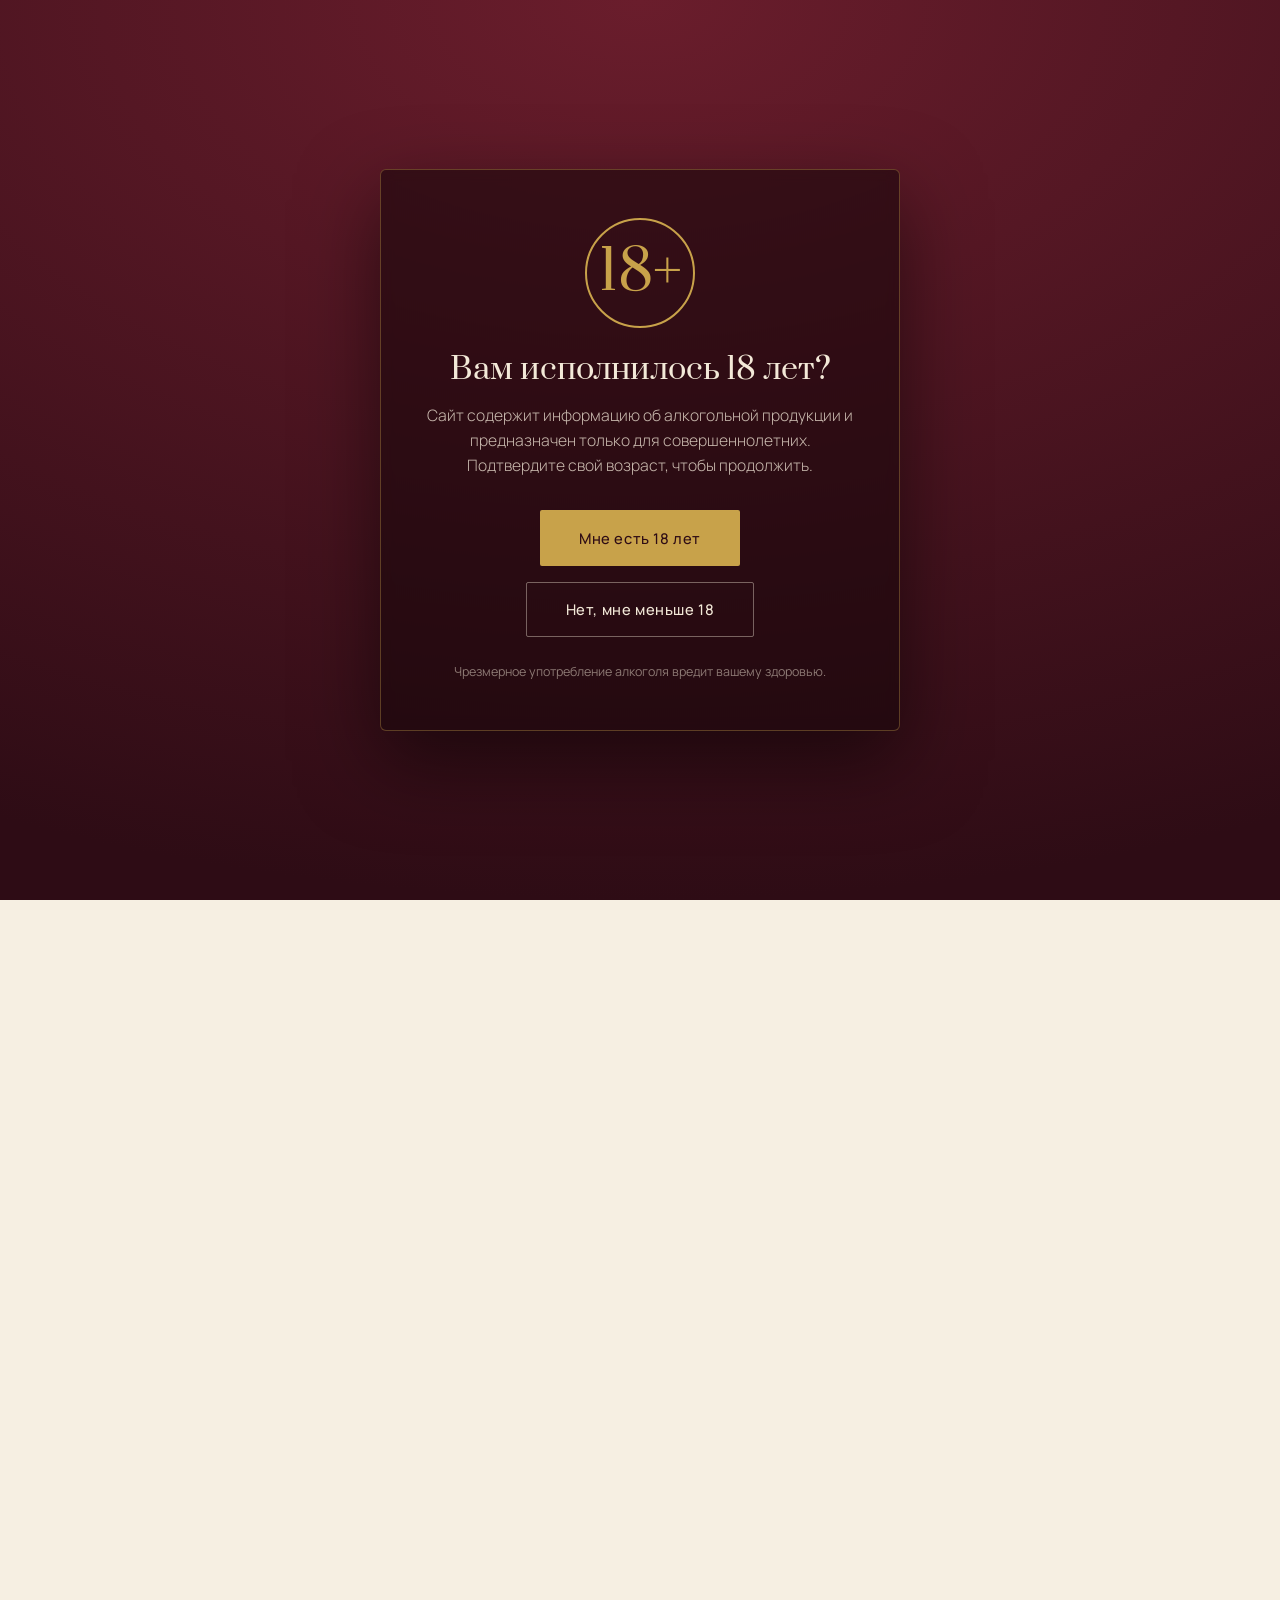
<file: index.html>
<!DOCTYPE html>
<html lang="ru">
<head>
<meta charset="UTF-8">
<meta name="viewport" content="width=device-width, initial-scale=1.0">
<title>КВИС ТРЕЙД — Katarzyna Estate · Black Sea Gold · SIS Industries</title>
<meta name="description" content="Эксклюзивное представительство болгарских винодельческих домов на российском рынке: Katarzyna Estate, Black Sea Gold, SIS Industries. Премиум-вина и крепкие напитки напрямую от производителя.">
<meta name="theme-color" content="#4a1320">
<link rel="icon" href="/favicon.ico" sizes="any">
<link rel="icon" type="image/png" sizes="32x32" href="/assets/logo/favicon-32.png">
<link rel="icon" type="image/png" sizes="192x192" href="/assets/logo/favicon-192.png">
<link rel="apple-touch-icon" href="/apple-touch-icon.png">
<meta property="og:title" content="КВИС ТРЕЙД">
<meta property="og:description" content="Болгарские винодельческие дома на российском рынке. Katarzyna Estate, Black Sea Gold, SIS Industries.">
<meta property="og:type" content="website">
<meta property="og:image" content="/assets/logo/favicon-512.png">
<meta property="og:locale" content="ru_RU">
<meta property="og:url" content="https://kvistrade.ru/">
<link rel="canonical" href="https://kvistrade.ru/">
<meta name="yandex-verification" content="e7aa0bc7e6dbf47a">
<meta name="google-site-verification" content="googled2a53d5d5040e2c9">
<script type="application/ld+json">
[
  {
    "@context": "https://schema.org",
    "@type": "Organization",
    "@id": "https://kvistrade.ru/#org",
    "name": "КВИС ТРЕЙД",
    "legalName": "«КВИС ТРЕЙД» ЕООД",
    "url": "https://kvistrade.ru",
    "logo": "https://kvistrade.ru/assets/logo/favicon-512.png",
    "email": "im@kvistrade.ru",
    "telephone": "+7 916 243-23-96",
    "address": {
      "@type": "PostalAddress",
      "addressCountry": "BG",
      "streetAddress": "ул. „Бистришко шосе“ № 18, ж.к. Симеоново",
      "addressLocality": "София",
      "addressRegion": "р-н Витоша",
      "postalCode": "1756"
    },
    "foundingLocation": {
      "@type": "Country",
      "name": "Болгария"
    },
    "areaServed": {
      "@type": "Country",
      "name": "Россия"
    },
    "description": "Эксклюзивное представительство болгарских винодельческих домов на российском рынке: Katarzyna Estate, Black Sea Gold, SIS Industries. Премиум-вина и крепкие напитки напрямую от производителя.",
    "sameAs": [
      "https://katarzyna.bg",
      "https://blackseagold.com",
      "https://sis.bg"
    ],
    "taxID": "207595321",
    "identifier": {
      "@type": "PropertyValue",
      "propertyID": "EIK",
      "value": "207595321"
    },
    "vatID": "BG207595321",
    "foundingDate": "2023"
  },
  {
    "@context": "https://schema.org",
    "@type": "WebSite",
    "@id": "https://kvistrade.ru/#website",
    "url": "https://kvistrade.ru",
    "name": "КВИС ТРЕЙД",
    "publisher": {
      "@id": "https://kvistrade.ru/#org"
    },
    "inLanguage": "ru-RU"
  }
]
</script>
<link rel="preconnect" href="https://fonts.googleapis.com">
<link rel="preconnect" href="https://fonts.gstatic.com" crossorigin>
<link href="https://fonts.googleapis.com/css2?family=Prata&family=Forum&family=Manrope:wght@300;400;500;600&display=swap" rel="stylesheet">
<script>
  // Сразу прячем сайт, если возраст ещё не подтверждён —
  // иначе на долю секунды успеет мелькнуть содержимое до показа плашки.
  try {
    if (localStorage.getItem('ageConfirmed') !== 'yes') {
      document.documentElement.classList.add('age-locked');
    }
  } catch (e) { document.documentElement.classList.add('age-locked'); }
</script>
<style>
  :root{
    --wine:#4a1320;
    --wine-deep:#2e0c15;
    --terra:#b9542d;
    --gold:#c8a24a;
    --gold-soft:#d8bd7e;
    --cream:#f3e9d8;
    --cream-deep:#ebddc6;
    --paper:#f6efe2;
    --ink:#2a1d17;
    --ink-soft:#5c4a3e;
  }
  *{margin:0;padding:0;box-sizing:border-box}
  html{scroll-behavior:smooth}
  body{
    font-family:'Manrope',sans-serif;
    background:var(--paper);
    color:var(--ink);
    overflow-x:hidden;
    -webkit-font-smoothing:antialiased;
  }
  /* grain overlay */
  body::after{
    content:"";position:fixed;inset:0;pointer-events:none;z-index:9999;opacity:.04;
    background-image:url("data:image/svg+xml,%3Csvg xmlns='http://www.w3.org/2000/svg' width='120' height='120'%3E%3Cfilter id='n'%3E%3CfeTurbulence type='fractalNoise' baseFrequency='0.9' numOctaves='3'/%3E%3C/filter%3E%3Crect width='100%25' height='100%25' filter='url(%23n)'/%3E%3C/svg%3E");
  }
  .eyebrow{
    font-family:'Forum',serif;text-transform:uppercase;letter-spacing:.35em;
    font-size:.72rem;color:var(--gold);
  }
  h1,h2,h3{font-family:'Prata',serif;font-weight:400;line-height:1.08}

  /* ---------- NAV ---------- */
  nav{
    position:fixed;top:0;left:0;right:0;z-index:100;
    display:flex;justify-content:space-between;align-items:center;
    padding:1.6rem 6vw;transition:.4s ease;
  }
  nav.scrolled{
    background:rgba(46,12,21,.92);backdrop-filter:blur(10px);
    padding:1rem 6vw;box-shadow:0 8px 30px rgba(0,0,0,.25);
  }
  .brand{font-family:'Prata',serif;font-size:1.35rem;color:var(--cream);letter-spacing:.02em;
    display:flex;align-items:center;line-height:0}
  .brand span{color:var(--gold)}
  .brand-logo{display:block;height:68px;width:auto;
    transition:height .3s ease, filter .3s ease;
    filter:drop-shadow(0 4px 18px rgba(0,0,0,.45))}
  nav.scrolled .brand-logo{height:54px;
    filter:drop-shadow(0 2px 8px rgba(0,0,0,.3))}
  footer .brand-logo{height:110px;filter:none}
  @media(max-width:860px){
    .brand-logo{height:52px}
    nav.scrolled .brand-logo{height:44px}
    footer .brand-logo{height:80px}
  }
  .nav-links{display:flex;gap:2.4rem;align-items:center}
  .nav-links a{
    color:var(--cream);text-decoration:none;font-size:.85rem;letter-spacing:.05em;
    opacity:.85;transition:.3s;font-weight:400;
  }
  .nav-links a:hover{opacity:1;color:var(--gold-soft)}
  .nav-cta{
    border:1px solid var(--gold);color:var(--gold)!important;
    padding:.6rem 1.4rem;border-radius:2px;opacity:1!important;
  }
  .nav-cta:hover{background:var(--gold);color:var(--wine-deep)!important}
  @media(max-width:860px){.nav-links a:not(.nav-cta){display:none}}

  /* ---------- HERO (cinematic) ---------- */
  .hero{
    position:relative;min-height:100vh;display:flex;align-items:flex-end;
    background:#1a0810;color:var(--cream);overflow:hidden;isolation:isolate;
  }
  /* фон-сцена: дальние горы долины Фракии на закате */
  .hero-scene{position:absolute;inset:0;z-index:0;overflow:hidden}
  .hero-sky{
    position:absolute;inset:0;
    background:
      radial-gradient(80% 60% at 70% 25%, #f0c878 0%, rgba(240,200,120,0) 55%),
      radial-gradient(60% 50% at 30% 15%, #d87a4a 0%, rgba(216,122,74,0) 60%),
      linear-gradient(180deg, #2a0e1a 0%, #5a1622 35%, #8a2a1d 60%, #b96838 85%, #d99662 100%);
  }
  .hero-sun{
    position:absolute;top:18%;left:62%;width:280px;height:280px;border-radius:50%;
    background:radial-gradient(circle, #fce4a8 0%, #f3b86a 35%, rgba(243,184,106,0) 70%);
    filter:blur(2px);opacity:.9;
  }
  .hero-mountains-far{
    position:absolute;bottom:32%;left:0;right:0;height:22%;
    background:linear-gradient(180deg,#3a1422 0%,#2a0e1a 100%);
    clip-path:polygon(0 60%,8% 35%,18% 55%,28% 25%,42% 48%,55% 20%,68% 42%,80% 28%,92% 50%,100% 35%,100% 100%,0 100%);
    opacity:.85;
  }
  .hero-mountains-near{
    position:absolute;bottom:22%;left:0;right:0;height:24%;
    background:linear-gradient(180deg,#1f0813 0%,#0f0408 100%);
    clip-path:polygon(0 70%,10% 45%,22% 62%,32% 30%,46% 55%,60% 35%,74% 58%,86% 38%,100% 60%,100% 100%,0 100%);
  }
  /* виноградная лоза слева в нижнем углу — силуэт */
  .hero-vine{
    position:absolute;left:-30px;bottom:0;width:46%;height:55%;z-index:1;
    background:linear-gradient(180deg,rgba(20,6,10,0) 30%,#0a0306 100%);
    opacity:.9;pointer-events:none;
  }
  .hero-vine svg{position:absolute;left:0;bottom:0;width:100%;height:100%;
    color:#0a0306;opacity:.95}
  /* поле виноградника — ряды передним планом */
  .hero-rows{
    position:absolute;left:0;right:0;bottom:0;height:22%;
    background:
      repeating-linear-gradient(
        92deg,
        rgba(10,3,6,.95) 0px, rgba(10,3,6,.95) 8px,
        rgba(60,20,28,.9) 8px, rgba(60,20,28,.9) 24px
      ),
      linear-gradient(180deg,#3a1018 0%,#0a0306 100%);
    transform:perspective(600px) rotateX(58deg);transform-origin:bottom;
    mask-image:linear-gradient(180deg,transparent 0%,#000 30%,#000 100%);
    -webkit-mask-image:linear-gradient(180deg,transparent 0%,#000 30%,#000 100%);
  }
  /* виньетка по краям + лёгкий тёмный градиент снизу под текст */
  .hero-vignette{
    position:absolute;inset:0;z-index:2;pointer-events:none;
    background:
      radial-gradient(120% 80% at 50% 50%, transparent 30%, rgba(10,3,6,.55) 100%),
      linear-gradient(180deg, rgba(10,3,6,.2) 0%, rgba(10,3,6,0) 25%, rgba(10,3,6,.4) 70%, rgba(10,3,6,.85) 100%);
  }
  /* лёгкое колыхание сцены — едва заметное */
  @keyframes drift{0%,100%{transform:translateX(0)}50%{transform:translateX(-10px)}}
  .hero-sun{animation:drift 14s ease-in-out infinite}

  .hero-grid{
    position:relative;z-index:3;display:grid;grid-template-columns:1fr;
    width:100%;padding:0 6vw 8vh;gap:3rem;align-items:end;max-width:1400px;margin:0 auto;
  }
  .hero-text{max-width:920px}
  .hero-text .eyebrow{
    color:var(--gold-soft);opacity:0;animation:rise .9s .3s forwards;
    display:inline-flex;align-items:center;gap:1rem;
  }
  .hero-text .eyebrow::before{content:"";width:36px;height:1px;background:var(--gold)}
  .hero h1{
    color:var(--cream);font-size:clamp(3rem,8vw,7rem);margin:1.6rem 0 1.8rem;
    line-height:1;letter-spacing:-.02em;
    text-shadow:0 4px 30px rgba(0,0,0,.6);
    opacity:0;animation:rise 1.2s .5s forwards;
  }
  .hero h1 em{font-style:italic;color:var(--gold-soft);font-weight:400}
  .hero p{
    color:rgba(243,233,216,.88);font-size:clamp(1.05rem,1.4vw,1.25rem);
    line-height:1.7;max-width:580px;font-weight:300;
    text-shadow:0 2px 16px rgba(0,0,0,.5);
    opacity:0;animation:rise 1s .8s forwards;
  }
  .hero-actions{margin-top:3rem;display:flex;gap:1.2rem;flex-wrap:wrap;
    opacity:0;animation:rise 1s 1s forwards;}
  .btn{
    font-family:'Manrope';font-size:.92rem;letter-spacing:.04em;font-weight:500;
    padding:1.05rem 2.4rem;border-radius:2px;cursor:pointer;text-decoration:none;
    transition:.35s ease;border:1px solid transparent;display:inline-block;
  }
  .btn-gold{background:var(--gold);color:var(--wine-deep)}
  .btn-gold:hover{background:var(--gold-soft);transform:translateY(-2px);box-shadow:0 12px 28px rgba(200,162,74,.3)}
  .btn-ghost{background:transparent;border-color:rgba(243,233,216,.4);color:var(--cream);font-family:'Manrope',sans-serif}
  .btn-ghost:hover{border-color:var(--gold);color:var(--gold-soft);background:rgba(200,162,74,.08)}

  /* подсказка-скролл */
  .hero-scroll{
    position:absolute;left:50%;bottom:2.4rem;z-index:3;transform:translateX(-50%);
    color:rgba(243,233,216,.6);font-family:'Forum',serif;text-transform:uppercase;
    letter-spacing:.3em;font-size:.7rem;text-align:center;
    opacity:0;animation:rise 1s 1.4s forwards;
  }
  .hero-scroll::after{
    content:"";display:block;width:1px;height:36px;background:var(--gold);
    margin:.8rem auto 0;animation:scrollPulse 2.4s ease-in-out infinite;transform-origin:top;
  }
  @keyframes scrollPulse{0%,100%{transform:scaleY(.3);opacity:.4}50%{transform:scaleY(1);opacity:1}}

  @keyframes rise{from{opacity:0;transform:translateY(28px)}to{opacity:1;transform:translateY(0)}}
  @media(max-width:860px){
    .hero-vine{display:none}
    .hero-scroll{display:none}
  }

  /* ---------- STRIP ---------- */
  .strip{background:var(--wine-deep);color:var(--cream);padding:2.4rem 6vw;
    display:flex;justify-content:space-around;gap:2rem;flex-wrap:wrap;text-align:center}
  .strip div{flex:1;min-width:160px}
  .strip .num{font-family:'Prata';font-size:2.4rem;color:var(--gold)}
  .strip .lbl{font-size:.82rem;letter-spacing:.08em;opacity:.75;margin-top:.4rem;font-weight:300}

  /* ---------- SECTION BASE ---------- */
  section{padding:7rem 6vw}
  .reveal{opacity:0;transform:translateY(36px);transition:.9s cubic-bezier(.2,.7,.2,1)}
  .reveal.in{opacity:1;transform:none}
  .center{text-align:center;max-width:680px;margin:0 auto 4rem}
  .center h2{font-size:clamp(2rem,4vw,3.2rem);color:var(--wine);margin:1.1rem 0}
  .center p{color:var(--ink-soft);font-size:1.05rem;line-height:1.75;font-weight:300}

  /* ---------- MANIFESTO ---------- */
  .manifesto{
    background:radial-gradient(120% 100% at 50% 0%,#5c1a2b 0%,var(--wine-deep) 70%);
    color:var(--cream);position:relative;overflow:hidden;text-align:center;
  }
  .manifesto::before{
    content:"";position:absolute;inset:0;pointer-events:none;
    background:
      radial-gradient(50% 40% at 15% 20%, rgba(200,162,74,.18), transparent 70%),
      radial-gradient(50% 40% at 85% 80%, rgba(185,84,45,.12), transparent 70%);
  }
  .manifesto-inner{position:relative;z-index:1;max-width:920px;margin:0 auto}
  .manifesto .eyebrow{color:var(--gold-soft);display:block;margin-bottom:1.6rem}
  .manifesto h2{
    font-size:clamp(2.4rem,5.8vw,4.6rem);color:var(--cream);
    line-height:1.05;letter-spacing:-.01em;margin-bottom:1.2rem;
  }
  .manifesto h2 em{font-style:italic;color:var(--gold)}
  .manifesto .lede{
    font-family:'Prata',serif;font-size:clamp(1.15rem,1.6vw,1.45rem);
    color:var(--gold-soft);max-width:640px;margin:0 auto 2.2rem;line-height:1.5;
  }
  .manifesto .body{
    color:rgba(243,233,216,.78);max-width:640px;margin:0 auto;
    font-size:1.05rem;line-height:1.8;font-weight:300;
  }
  .manifesto-divider{
    width:60px;height:1px;background:var(--gold);
    margin:2.4rem auto;opacity:.7;
  }
  .manifesto-quote{
    font-family:'Prata',serif;font-style:italic;
    color:var(--gold-soft);font-size:1.1rem;letter-spacing:.01em;
  }

  /* ---------- POSITIONING ---------- */
  .positioning{background:var(--paper)}
  .positioning .center .eyebrow{color:var(--terra)}
  .segments{
    display:grid;grid-template-columns:repeat(3,1fr);gap:1.4rem;
    margin:3rem auto 0;max-width:980px;
  }
  .seg{
    padding:2rem 1.6rem;border-radius:6px;border:1px solid rgba(42,29,23,.1);
    background:#fffaf0;text-align:center;position:relative;transition:.4s ease;
  }
  .seg .seg-name{
    font-family:'Forum',serif;text-transform:uppercase;letter-spacing:.25em;
    font-size:.78rem;color:var(--ink-soft);margin-bottom:1rem;
  }
  .seg .seg-bar{
    height:6px;border-radius:3px;background:rgba(74,19,32,.08);
    margin-bottom:1rem;overflow:hidden;
  }
  .seg .seg-bar i{display:block;height:100%;border-radius:3px}
  .seg-1 .seg-bar i{width:30%;background:#c9b8a0}
  .seg-2 .seg-bar i{width:70%;background:linear-gradient(90deg,var(--terra),var(--gold))}
  .seg-3 .seg-bar i{width:100%;background:linear-gradient(90deg,var(--gold),var(--wine))}
  .seg p{color:var(--ink-soft);font-size:.92rem;line-height:1.55;font-weight:300}
  .seg.ours{
    background:linear-gradient(180deg,#fffaf0,#f1e6d2);
    border-color:var(--gold);box-shadow:0 20px 40px rgba(74,19,32,.14);
    transform:translateY(-8px);
  }
  .seg.ours .seg-name{color:var(--wine)}
  .seg.ours::before{
    content:"наша территория";position:absolute;top:-12px;left:50%;transform:translateX(-50%);
    background:var(--wine);color:var(--gold);font-family:'Forum',serif;
    font-size:.7rem;letter-spacing:.2em;text-transform:uppercase;
    padding:.35rem .9rem;border-radius:30px;white-space:nowrap;
  }
  .pos-text{
    max-width:680px;margin:3rem auto 0;text-align:center;
    color:var(--ink-soft);font-size:1rem;line-height:1.75;font-weight:300;
  }
  @media(max-width:860px){
    .segments{grid-template-columns:1fr}
    .seg.ours{transform:none}
  }

  /* ---------- PRODUCERS ---------- */
  .producers{background:var(--paper)}
  .cards{display:grid;grid-template-columns:repeat(3,1fr);gap:2rem}
  .card{
    background:linear-gradient(180deg,#fffaf0,#f1e6d2);border-radius:6px;overflow:hidden;
    box-shadow:0 1px 0 rgba(0,0,0,.04);transition:.45s ease;border:1px solid rgba(42,29,23,.06);
  }
  .card:hover{transform:translateY(-8px);box-shadow:0 30px 50px rgba(74,19,32,.18)}
  .card-top{height:190px;display:flex;align-items:center;justify-content:center;position:relative;overflow:hidden}
  .c1 .card-top{background:radial-gradient(circle at 50% 40%,#7a2235,#3a0f1a)}
  .c2 .card-top{background:radial-gradient(circle at 50% 40%,#1d5a7a,#0c2438)}
  .c3 .card-top{background:radial-gradient(circle at 50% 40%,#9a6a2a,#4a3010)}
  .card-top .mono{font-family:'Prata';font-size:3.4rem;color:rgba(255,255,255,.92)}
  .card-top .ring{position:absolute;width:120px;height:120px;border:1px solid rgba(255,255,255,.25);border-radius:50%}
  .card-body{padding:2rem 1.8rem 2.2rem}
  .card-body .eyebrow{color:var(--terra)}
  .card-body h3{font-size:1.5rem;color:var(--wine);margin:.6rem 0 .8rem}
  .card-body p{color:var(--ink-soft);font-size:.95rem;line-height:1.65;font-weight:300}
  .card-body .tags{margin-top:1.4rem;display:flex;flex-wrap:wrap;gap:.5rem}
  .tag{font-size:.72rem;letter-spacing:.04em;padding:.35rem .8rem;border-radius:30px;
    background:rgba(74,19,32,.07);color:var(--wine)}
  @media(max-width:860px){.cards{grid-template-columns:1fr}}

  /* ---------- CATALOGS ---------- */
  .catalogs{background:var(--cream)}
  .catalogs .center .eyebrow{color:var(--terra)}
  .cat-list{
    display:grid;grid-template-columns:repeat(3,1fr);gap:1.6rem;
    max-width:1100px;margin:0 auto;
  }
  .cat{
    background:#fffaf0;border:1px solid rgba(42,29,23,.08);border-radius:6px;
    padding:2rem 1.8rem;display:flex;flex-direction:column;gap:1rem;
    transition:.4s ease;position:relative;
  }
  .cat:hover{transform:translateY(-4px);box-shadow:0 20px 40px rgba(74,19,32,.12)}
  .cat-head{display:flex;align-items:center;gap:1rem}
  .cat-mark{
    width:48px;height:48px;border-radius:50%;flex-shrink:0;
    display:flex;align-items:center;justify-content:center;
    font-family:'Prata',serif;font-size:1.4rem;color:#fff;
  }
  .cat-1 .cat-mark{background:radial-gradient(circle at 40% 40%,#7a2235,#3a0f1a)}
  .cat-2 .cat-mark{background:radial-gradient(circle at 40% 40%,#1d5a7a,#0c2438)}
  .cat-3 .cat-mark{background:radial-gradient(circle at 40% 40%,#9a6a2a,#4a3010)}
  .cat-head h3{font-size:1.15rem;color:var(--wine);font-family:'Prata',serif;line-height:1.2}
  .cat-head .cat-sub{font-size:.78rem;color:var(--ink-soft);letter-spacing:.04em;margin-top:.2rem}
  .cat p{color:var(--ink-soft);font-size:.92rem;line-height:1.55;font-weight:300;flex-grow:1}
  .cat-actions{display:flex;flex-direction:column;gap:.5rem;margin-top:.4rem}
  .cat-btn{
    display:inline-flex;align-items:center;justify-content:center;gap:.6rem;
    font-family:'Manrope',sans-serif;font-size:.88rem;font-weight:500;letter-spacing:.03em;
    padding:.85rem 1.4rem;border-radius:2px;text-decoration:none;
    background:var(--wine);color:var(--gold);border:1px solid var(--wine);
    transition:.3s ease;
  }
  .cat-btn:hover{background:var(--wine-deep);color:var(--gold-soft)}
  .cat-btn.outline{background:transparent;color:var(--wine);border-color:rgba(74,19,32,.25)}
  .cat-btn.outline:hover{border-color:var(--wine);background:rgba(74,19,32,.04)}
  .cat-btn svg{width:14px;height:14px;flex-shrink:0}
  .cat-note{
    max-width:680px;margin:3rem auto 0;text-align:center;
    color:var(--ink-soft);font-size:.92rem;line-height:1.6;font-weight:300;
  }
  @media(max-width:860px){.cat-list{grid-template-columns:1fr}}

  /* ---------- GASTRO ---------- */
  .gastro{background:linear-gradient(160deg,#5c1a2b,#2e0c15);color:var(--cream);
    display:grid;grid-template-columns:1fr 1fr;gap:4rem;align-items:center}
  .gastro .eyebrow{color:var(--gold-soft)}
  .gastro h2{font-size:clamp(2rem,3.8vw,3rem);color:var(--cream);margin:1.2rem 0 1.6rem}
  .gastro p{color:rgba(243,233,216,.8);line-height:1.8;font-weight:300;font-size:1.05rem}
  .pairings{margin-top:2rem;display:flex;flex-direction:column;gap:1.1rem}
  .pair{display:flex;align-items:baseline;gap:1rem;padding-bottom:1.1rem;border-bottom:1px solid rgba(243,233,216,.14)}
  .pair .p-wine{font-family:'Prata';color:var(--gold-soft);font-size:1.05rem;min-width:46%}
  .pair .p-food{color:rgba(243,233,216,.7);font-size:.92rem;font-weight:300}
  .gastro-visual{display:flex;justify-content:center;align-items:center}
  .glass{width:200px;height:300px;position:relative}
  .glass .bowl{position:absolute;top:0;left:50%;transform:translateX(-50%);width:150px;height:160px;
    border:2px solid rgba(216,189,126,.5);border-top:none;border-radius:0 0 90px 90px;overflow:hidden}
  .glass .liquid{position:absolute;bottom:0;left:0;right:0;height:60%;
    background:linear-gradient(180deg,rgba(122,34,53,.55),#5c1320)}
  .glass .stem{position:absolute;top:160px;left:50%;transform:translateX(-50%);width:3px;height:90px;background:rgba(216,189,126,.45)}
  .glass .base{position:absolute;top:248px;left:50%;transform:translateX(-50%);width:110px;height:14px;
    border:2px solid rgba(216,189,126,.45);border-radius:50%}
  /* Реальное фото в гастро-блоке (подставляется сборкой, если задано gastro_photo) */
  .gastro-photo{max-width:100%;height:auto;border-radius:8px;box-shadow:0 30px 50px rgba(0,0,0,.35)}
  @media(max-width:860px){.gastro{grid-template-columns:1fr}.gastro-visual{display:none}}

  /* ---------- PROCESS ---------- */
  .process{background:var(--cream)}
  .steps{display:grid;grid-template-columns:repeat(3,1fr);gap:2.5rem;margin-top:1rem}
  .step{text-align:center}
  .step .n{font-family:'Prata';font-size:1.4rem;color:var(--cream);background:var(--wine);
    width:58px;height:58px;border-radius:50%;display:flex;align-items:center;justify-content:center;margin:0 auto 1.4rem}
  .step h3{font-size:1.25rem;color:var(--wine);margin-bottom:.7rem}
  .step p{color:var(--ink-soft);font-size:.93rem;line-height:1.6;font-weight:300}
  @media(max-width:860px){.steps{grid-template-columns:1fr;gap:2rem}}

  /* ---------- CTA ---------- */
  .cta{background:radial-gradient(120% 100% at 50% 0%,#6a1d2c,#2e0c15);color:var(--cream);text-align:center}
  .cta h2{font-size:clamp(2.2rem,4.5vw,3.6rem);color:var(--cream);margin-bottom:1.3rem}
  .cta p{color:rgba(243,233,216,.8);max-width:540px;margin:0 auto 2.6rem;line-height:1.7;font-weight:300}

  /* ---------- FOOTER ---------- */
  footer{background:var(--wine-deep);color:rgba(243,233,216,.6);padding:3rem 6vw 1.8rem;
    font-size:.85rem;font-weight:300}
  .footer-grid{display:grid;grid-template-columns:1.2fr 1fr 1.2fr;gap:2.5rem 3rem;align-items:start}
  footer .brand{font-size:1.1rem}
  footer a{color:var(--gold-soft);text-decoration:none;transition:opacity .2s}
  footer a:hover{opacity:.8}
  .footer-col h4{font-family:'Forum',serif;letter-spacing:.18em;text-transform:uppercase;
    font-size:.72rem;color:var(--gold);margin-bottom:.9rem;font-weight:400}
  .footer-tag{margin-top:.6rem;line-height:1.55}
  .footer-partners a{display:block;margin-bottom:.35rem;color:rgba(243,233,216,.78)}
  .footer-partners a span{color:var(--gold-soft);font-family:'Forum',serif;font-size:.7rem;
    letter-spacing:.18em;text-transform:uppercase;margin-left:.4rem;opacity:.6}
  .footer-legal{margin-top:.6rem;line-height:1.6;font-size:.78rem;color:rgba(243,233,216,.55)}
  .footer-social{display:flex;gap:.7rem;margin-top:1.1rem}
  .social-link{width:34px;height:34px;border:1px solid rgba(200,162,74,.35);border-radius:50%;
    display:inline-flex;align-items:center;justify-content:center;color:var(--gold-soft);
    transition:.25s ease}
  .social-link:hover{background:var(--gold);color:var(--wine-deep);border-color:var(--gold)}
  .social-link svg{width:14px;height:14px}
  .footer-links{margin-top:.6rem;display:flex;flex-wrap:wrap;gap:.4rem 1rem;font-size:.78rem}
  .footer-disclaimer{margin-top:2rem;padding-top:1.4rem;border-top:1px solid rgba(243,233,216,.08);
    font-size:.72rem;line-height:1.55;color:rgba(243,233,216,.42);max-width:980px}
  .footer-bottom{margin-top:1rem;display:flex;justify-content:space-between;flex-wrap:wrap;
    gap:.6rem;font-size:.72rem;color:rgba(243,233,216,.42)}
  @media(max-width:860px){
    .footer-grid{grid-template-columns:1fr;gap:1.6rem}
  }

  /* ---------- AGE GATE 18+ ---------- */
  /* Пока возраст не подтверждён — прячем основное содержимое и скролл. */
  html.age-locked{overflow:hidden}
  html.age-locked body > nav,
  html.age-locked body > header,
  html.age-locked body > .strip,
  html.age-locked body > section,
  html.age-locked body > footer{visibility:hidden}
  .age-gate{
    position:fixed;inset:0;z-index:10000;display:none;
    align-items:center;justify-content:center;padding:2rem;
    background:radial-gradient(120% 100% at 50% 0%,#6a1d2c,#2e0c15);
  }
  .age-gate.show{display:flex}
  .age-card{
    max-width:520px;width:100%;text-align:center;color:var(--cream);
    padding:3rem 2.4rem;border:1px solid rgba(200,162,74,.35);border-radius:6px;
    background:rgba(20,6,10,.55);backdrop-filter:blur(6px);
    box-shadow:0 30px 80px rgba(0,0,0,.5);
  }
  .age-mark{
    font-family:'Prata',serif;font-size:3.4rem;color:var(--gold);
    width:110px;height:110px;border:2px solid var(--gold);border-radius:50%;
    display:flex;align-items:center;justify-content:center;margin:0 auto 1.6rem;
  }
  .age-card h2{font-family:'Prata',serif;font-size:1.9rem;color:var(--cream);margin-bottom:1rem}
  .age-card p{color:rgba(243,233,216,.78);line-height:1.6;font-weight:300;font-size:.98rem;margin-bottom:2rem}
  .age-actions{display:flex;gap:1rem;justify-content:center;flex-wrap:wrap}
  .age-card .age-note{font-size:.78rem;color:rgba(243,233,216,.5);margin-top:1.6rem;line-height:1.5}
  .age-deny{
    display:none;text-align:center;color:var(--cream);
    min-height:100vh;flex-direction:column;align-items:center;justify-content:center;
    padding:2rem;background:var(--wine-deep);
  }
  .age-deny.show{display:flex}
  .age-deny h2{font-family:'Prata',serif;font-size:2.2rem;color:var(--gold);margin-bottom:1rem}
  .age-deny p{color:rgba(243,233,216,.7);max-width:420px;line-height:1.6;font-weight:300}

  /* ---------- SCROLL PROGRESS ---------- */
  .progress-bar{
    position:fixed;top:0;left:0;height:2px;width:0;z-index:200;
    background:linear-gradient(90deg,var(--terra),var(--gold));
    box-shadow:0 0 12px rgba(200,162,74,.5);
    transition:width .08s linear;pointer-events:none;
  }

  /* ---------- HERO PARALLAX / TRUST ---------- */
  .hero-scene > *{will-change:transform}
  .hero-parallax{transition:transform .35s cubic-bezier(.2,.7,.2,1)}
  .hero-trust{
    margin-top:2.4rem;display:flex;flex-wrap:wrap;gap:.6rem 1.4rem;
    opacity:0;animation:rise 1s 1.2s forwards;
  }
  .hero-trust span{
    display:inline-flex;align-items:center;gap:.55rem;
    font-size:.82rem;letter-spacing:.03em;color:rgba(243,233,216,.82);font-weight:300;
  }
  .hero-trust span::before{
    content:"";width:6px;height:6px;border-radius:50%;
    background:var(--gold);box-shadow:0 0 8px rgba(200,162,74,.7);flex-shrink:0;
  }

  /* ---------- STRIP COUNTERS ---------- */
  .strip div{transition:transform .4s ease}
  .strip div:hover{transform:translateY(-4px)}
  .strip .num{font-variant-numeric:tabular-nums}

  /* ---------- CARD SHEEN + RING ---------- */
  .card-top .ring{transition:transform 1.1s cubic-bezier(.2,.7,.2,1),opacity .5s}
  .card:hover .card-top .ring{transform:scale(1.35) rotate(90deg);opacity:.55}
  .card::after{
    content:"";position:absolute;inset:0;pointer-events:none;z-index:2;
    background:linear-gradient(115deg,transparent 30%,rgba(255,255,255,.28) 48%,transparent 62%);
    transform:translateX(-120%);transition:transform .9s ease;
  }
  .card{position:relative}
  .card:hover::after{transform:translateX(120%)}

  /* ---------- CTA REASSURANCE ---------- */
  .cta-reassure{
    margin-top:2rem;display:flex;flex-wrap:wrap;justify-content:center;
    gap:.5rem 1.6rem;font-size:.85rem;color:rgba(243,233,216,.72);font-weight:300;
  }
  .cta-reassure span{display:inline-flex;align-items:center;gap:.5rem}
  .cta-reassure span::before{
    content:"";width:14px;height:14px;flex-shrink:0;
    background-image:url("data:image/svg+xml,%3Csvg xmlns='http://www.w3.org/2000/svg' viewBox='0 0 24 24' fill='none' stroke='%23c8a24a' stroke-width='2.4' stroke-linecap='round' stroke-linejoin='round'%3E%3Cpolyline points='20 6 9 17 4 12'/%3E%3C/svg%3E");
    background-size:contain;background-repeat:no-repeat;
  }

  /* ---------- REDUCED MOTION ---------- */
  @media(prefers-reduced-motion:reduce){
    *,*::before,*::after{
      animation-duration:.001ms!important;animation-iteration-count:1!important;
      transition-duration:.001ms!important;scroll-behavior:auto!important;
    }
    .hero-text .eyebrow,.hero h1,.hero p,.hero-actions,.hero-trust,.hero-scroll{opacity:1!important;transform:none!important}
    .reveal{opacity:1!important;transform:none!important}
  }
</style>
</head>
<body>

<div class="progress-bar" id="progress" aria-hidden="true"></div>

<!-- AGE GATE 18+ -->
<div class="age-gate" id="ageGate" role="dialog" aria-modal="true" aria-labelledby="ageTitle">
  <div class="age-card">
    <div class="age-mark">18+</div>
    <h2 id="ageTitle">Вам исполнилось 18 лет?</h2>
    <p>Сайт содержит информацию об алкогольной продукции и предназначен только для совершеннолетних. Подтвердите свой возраст, чтобы продолжить.</p>
    <div class="age-actions">
      <button type="button" class="btn btn-gold" id="ageYes">Мне есть 18 лет</button>
      <button type="button" class="btn btn-ghost" id="ageNo">Нет, мне меньше 18</button>
    </div>
    <div class="age-note">Чрезмерное употребление алкоголя вредит вашему здоровью.</div>
  </div>
</div>

<!-- AGE DENY (для тех, кто моложе 18) -->
<div class="age-deny" id="ageDeny">
  <h2>Доступ ограничен</h2>
  <p>Сайт закрыт для посетителей младше 18 лет. Возвращайтесь, когда вам исполнится 18.</p>
</div>

<nav id="nav">
  <div class="brand"><img class="brand-logo" src="assets/logo/kvis-trade-gold.png" alt="КВИС ТРЕЙД"></div>
  <div class="nav-links">
    <a href="#manifesto">Философия</a>
    <a href="#producers">Винодельни</a>
    <a href="#catalogs">Каталоги</a>
    <a href="#gastro">Гастрономия</a>
    <a href="#process">Сотрудничество</a>
    <a href="#contact" class="nav-cta">Запросить прайс</a>
  </div>
</nav>

<!-- HERO -->
<header class="hero">
  <div class="hero-scene" aria-hidden="true">
    <div class="hero-sky"></div>
    <div class="hero-sun"></div>
    <div class="hero-mountains-far hero-parallax" data-depth="18"></div>
    <div class="hero-mountains-near hero-parallax" data-depth="9"></div>
    <div class="hero-rows"></div>
    <div class="hero-vine hero-parallax" data-depth="5">
      <svg viewBox="0 0 400 500" preserveAspectRatio="xMinYMax slice" xmlns="http://www.w3.org/2000/svg">
        <path fill="currentColor" d="M0,500 L0,260 C30,250 55,235 80,210 C110,180 130,150 155,160 C175,170 165,200 195,210 C220,220 245,200 265,225 C285,250 270,290 295,310 C320,330 360,320 400,340 L400,500 Z"/>
        <g fill="currentColor" opacity=".85">
          <ellipse cx="90" cy="225" rx="14" ry="12"/>
          <ellipse cx="110" cy="240" rx="14" ry="12"/>
          <ellipse cx="100" cy="255" rx="14" ry="12"/>
          <ellipse cx="170" cy="195" rx="13" ry="11"/>
          <ellipse cx="190" cy="210" rx="13" ry="11"/>
          <ellipse cx="180" cy="225" rx="13" ry="11"/>
          <ellipse cx="240" cy="220" rx="13" ry="11"/>
          <ellipse cx="260" cy="235" rx="13" ry="11"/>
          <ellipse cx="280" cy="295" rx="13" ry="11"/>
          <ellipse cx="300" cy="310" rx="13" ry="11"/>
          <ellipse cx="290" cy="325" rx="13" ry="11"/>
        </g>
      </svg>
    </div>
    <div class="hero-vignette"></div>
  </div>
  <div class="hero-grid">
    <div class="hero-text">
      <div class="eyebrow">Болгария · Гастрономическая дипломатия</div>
      <h1>Солнце Фракии <em>в&nbsp;каждом</em> бокале</h1>
      <p>Эксклюзивное представительство болгарских винодельческих домов на российском рынке. Премиум и медиум-плюс — вина и крепкие напитки с защищённым происхождением, напрямую от производителя.</p>
      <div class="hero-actions">
        <a href="#producers" class="btn btn-gold">Наши винодельни</a>
        <a href="#contact" class="btn btn-ghost">Запросить прайс-лист</a>
      </div>
      <div class="hero-trust">
        <span>Напрямую от винодельни</span>
        <span>Защищённое происхождение PDO</span>
        <span>Материалы и прайс на русском</span>
        <span>Доставка по РФ</span>
      </div>
    </div>
  </div>
  <div class="hero-scroll">Прокрутите вниз</div>
</header>

<!-- STRIP -->
<div class="strip">
  <div><div class="num" data-count="3">3</div><div class="lbl">винодельческих дома</div></div>
  <div><div class="num" data-count="120" data-suffix="+">120+</div><div class="lbl">лет винодельческих традиций</div></div>
  <div><div class="num">PDO</div><div class="lbl">защищённое происхождение</div></div>
  <div><div class="num">Москва</div><div class="lbl">доставка по РФ</div></div>
</div>

<!-- MANIFESTO -->
<section class="manifesto" id="manifesto">
  <div class="manifesto-inner reveal">
    <span class="eyebrow">Наша философия</span>
    <h2>Гастрономическая <em>дипломатия</em> и объединение через качественный продукт</h2>
    <p class="lede">Торговля вместо войны.</p>
    <p class="body">Мы верим, что хороший бокал делает то, чего не делают границы и заголовки: усаживает людей за один стол. Вино и крепкие напитки — это разговор культур, который ведётся медленно, спокойно и по-настоящему. Болгария умеет такой разговор — мы помогаем ему случиться в России.</p>
    <div class="manifesto-divider"></div>
    <p class="manifesto-quote">«Там, где есть стол с хорошим вином, нет места конфликту.»</p>
  </div>
</section>

<!-- PRODUCERS -->
<section class="producers" id="producers">
  <div class="center reveal">
    <div class="eyebrow">Портфель производителей</div>
    <h2>Три легендарных дома Болгарии</h2>
    <p>Мы представляем винодельни, чьи вина признаны на международных конкурсах и отражают характер болгарского терруара — от черноморского побережья до долин Фракии.</p>
  </div>
  <div class="cards">
    <div class="card c1 reveal">
      <div class="card-top"><div class="ring"></div><div class="mono">K</div></div>
      <div class="card-body">
        <div class="eyebrow">Долина Фракии</div>
        <h3>Katarzyna Estate</h3>
        <p>Премиальное хозяйство у границы с Грецией. Терруарные вина из Каберне, Мерло и Сиры, выдержанные во французском дубе. Эталон болгарского виноделия высокой категории.</p>
        <div class="tags"><span class="tag">Красные купажи</span><span class="tag">Резерв</span><span class="tag">Премиум</span></div>
      </div>
    </div>
    <div class="card c2 reveal">
      <div class="card-top"><div class="ring"></div><div class="mono">B</div></div>
      <div class="card-body">
        <div class="eyebrow">Черноморское побережье</div>
        <h3>Black Sea Gold</h3>
        <p>Историческая винодельня в Поморие с погребами времён античности. Свежие белые, ароматные мускаты и игристые вина, рождённые морским климатом побережья.</p>
        <div class="tags"><span class="tag">Белые вина</span><span class="tag">Игристое</span><span class="tag">Мускат</span></div>
      </div>
    </div>
    <div class="card c3 reveal">
      <div class="card-top"><div class="ring"></div><div class="mono">S</div></div>
      <div class="card-body">
        <div class="eyebrow">Крепкие напитки</div>
        <h3>SIS Industries</h3>
        <p>Производитель крепких напитков и спиртов с современным заводом. Бренди, ракия и фруктовые дистилляты, созданные по болгарским традициям перегонки.</p>
        <div class="tags"><span class="tag">Бренди</span><span class="tag">Ракия</span><span class="tag">Дистилляты</span></div>
      </div>
    </div>
  </div>
</section>

<!-- POSITIONING -->
<section class="positioning" id="positioning">
  <div class="center reveal">
    <div class="eyebrow">Позиционирование</div>
    <h2>Не дёшево — а правильно</h2>
    <p>Долгие годы болгарское вино было в России синонимом «бюджетного». Мы выводим его туда, где ему место — в медиум-плюс и премиум-сегмент, рядом с винами с защищённым происхождением и серьёзной винодельческой школой.</p>
  </div>
  <div class="segments">
    <div class="seg seg-1 reveal">
      <div class="seg-name">Базовый</div>
      <div class="seg-bar"><i></i></div>
      <p>Массовый сегмент, ценовая конкуренция, безликий продукт. Не наша история.</p>
    </div>
    <div class="seg seg-2 ours reveal">
      <div class="seg-name">Медиум-плюс</div>
      <div class="seg-bar"><i></i></div>
      <p>Терруарные вина, ароматные мускаты, выдержанные дистилляты — на полке винотеки и в винной карте ресторана.</p>
    </div>
    <div class="seg seg-3 ours reveal">
      <div class="seg-name">Премиум</div>
      <div class="seg-bar"><i></i></div>
      <p>Резервы Katarzyna Estate и коллекционные позиции — для гастрономических ресторанов и ценителей.</p>
    </div>
  </div>
  <p class="pos-text reveal">PDO, награды международных конкурсов, прозрачное происхождение и работа напрямую с винодельнями — то, на чём держится наше предложение.</p>
</section>

<!-- CATALOGS -->
<section class="catalogs" id="catalogs">
  <div class="center reveal">
    <div class="eyebrow">Каталоги производителей</div>
    <h2>Ассортимент и прайс</h2>
    <p>Скачайте PDF-каталог каждой винодельни — позиции, винтажи, упаковка и рекомендованные цены. Если каталога ещё нет на странице, отправим его на почту в день обращения.</p>
  </div>
  <div class="cat-list">
    <div class="cat cat-1 reveal">
      <div class="cat-head">
        <div class="cat-mark">K</div>
        <div>
          <h3>Katarzyna Estate</h3>
          <div class="cat-sub">Долина Фракии · красные купажи</div>
        </div>
      </div>
      <p>Премиальная линейка: Каберне, Мерло, Сира и резервные купажи в дубе.</p>
      <div class="cat-actions"><a class="cat-btn outline" href="mailto:im@kvistrade.ru?subject=Запрос каталога: Katarzyna Estate"><svg viewBox="0 0 24 24" fill="none" stroke="currentColor" stroke-width="2" stroke-linecap="round" stroke-linejoin="round"><rect x="3" y="5" width="18" height="14" rx="2"/><polyline points="3 7 12 13 21 7"/></svg>Запросить по почте</a></div>
    </div>
    <div class="cat cat-2 reveal">
      <div class="cat-head">
        <div class="cat-mark">B</div>
        <div>
          <h3>Black Sea Gold</h3>
          <div class="cat-sub">Поморие · белые, игристые, мускаты</div>
        </div>
      </div>
      <p>Свежие белые, ароматные мускаты и игристые вина черноморского терруара.</p>
      <div class="cat-actions"><a class="cat-btn outline" href="mailto:im@kvistrade.ru?subject=Запрос каталога: Black Sea Gold"><svg viewBox="0 0 24 24" fill="none" stroke="currentColor" stroke-width="2" stroke-linecap="round" stroke-linejoin="round"><rect x="3" y="5" width="18" height="14" rx="2"/><polyline points="3 7 12 13 21 7"/></svg>Запросить по почте</a></div>
    </div>
    <div class="cat cat-3 reveal">
      <div class="cat-head">
        <div class="cat-mark">S</div>
        <div>
          <h3>SIS Industries</h3>
          <div class="cat-sub">Крепкие напитки · бренди, ракия</div>
        </div>
      </div>
      <p>Болгарские бренди, ракия и фруктовые дистилляты разных лет выдержки.</p>
      <div class="cat-actions"><a class="cat-btn outline" href="mailto:im@kvistrade.ru?subject=Запрос каталога: SIS Industries"><svg viewBox="0 0 24 24" fill="none" stroke="currentColor" stroke-width="2" stroke-linecap="round" stroke-linejoin="round"><rect x="3" y="5" width="18" height="14" rx="2"/><polyline points="3 7 12 13 21 7"/></svg>Запросить по почте</a></div>
    </div>
  </div>
  <p class="cat-note reveal">Для дистрибьюторов и сетей готовим расширенный коммерческий пакет: техкарты, фото в высоком разрешении, описания на русском, рекомендованные розничные цены.</p>
</section>

<!-- GASTRO -->
<section class="gastro" id="gastro">
  <div class="reveal">
    <div class="eyebrow">Гастрономия</div>
    <h2>Вина, созданные для стола</h2>
    <p>Болгарские вина рождены рядом с едой — они раскрываются в компании мяса на углях, выдержанных сыров и щедрых блюд. Несколько сочетаний, которые мы рекомендуем гостям и ресторанным партнёрам.</p>
    <div class="pairings">
      <div class="pair"><span class="p-wine">Каберне Резерв</span><span class="p-food">баранина на гриле, телятина, твёрдые сыры</span></div>
      <div class="pair"><span class="p-wine">Мускат Черноморский</span><span class="p-food">морепродукты, паштеты, фруктовые десерты</span></div>
      <div class="pair"><span class="p-wine">Болгарская ракия</span><span class="p-food">мезе, копчёности, домашние соленья</span></div>
    </div>
  </div>
  <div class="gastro-visual reveal">
    <div class="glass">
      <div class="bowl"><div class="liquid"></div></div>
      <div class="stem"></div>
      <div class="base"></div>
    </div>
  </div>
</section>

<!-- PROCESS -->
<section class="process" id="process">
  <div class="center reveal">
    <div class="eyebrow">Как мы работаем</div>
    <h2>Сотрудничество без посредников</h2>
  </div>
  <div class="steps">
    <div class="step reveal">
      <div class="n">1</div>
      <h3>Подбор ассортимента</h3>
      <p>Формируем линейку под ваш формат — ресторан, винотека или дистрибуция. Презентация и дегустационные образцы.</p>
    </div>
    <div class="step reveal">
      <div class="n">2</div>
      <h3>Прайс и логистика</h3>
      <p>Прозрачные цены от производителя, расчёт доставки до Москвы и регионов, полное сопровождение поставки.</p>
    </div>
    <div class="step reveal">
      <div class="n">3</div>
      <h3>Поддержка продаж</h3>
      <p>Материалы на русском языке, описания вин, обучение персонала и помощь в продвижении на полке и в меню.</p>
    </div>
  </div>
</section>

<!-- CTA -->
<section class="cta" id="contact">
  <div class="reveal">
    <div class="eyebrow">Свяжитесь с нами</div>
    <h2>Запросите презентацию<br>и прайс-лист</h2>
    <p>Пришлём каталог болгарских вин и крепких напитков на русском языке, актуальные цены и условия доставки в вашем городе. Одно письмо — и у вас на руках вся линейка для винной карты или полки.</p>
    <div class="hero-actions" style="justify-content:center">
      <a href="mailto:im@kvistrade.ru" class="btn btn-gold">Написать на почту</a>
      <a href="tel:+79162432396" class="btn btn-ghost">Позвонить</a>
    </div>
    <div class="cta-reassure">
      <span>Отвечаем в тот же рабочий день</span>
      <span>Дегустационные образцы</span>
      <span>Работаем с юрлицами по 171-ФЗ</span>
    </div>
  </div>
</section>

<footer>
  <div class="footer-grid">
    <div class="footer-col">
      <div class="brand"><img class="brand-logo" src="assets/logo/kvis-trade-gold.png" alt="КВИС ТРЕЙД"></div>
      <div class="footer-tag">Официальный представитель болгарских винодельческих домов на российском рынке.</div>
      
    </div>
    <div class="footer-col">
      <h4>Винодельни</h4>
      <div class="footer-partners">
        <a href="https://katarzyna.bg" target="_blank" rel="noopener">Katarzyna Estate <span>katarzyna.bg</span></a>
        <a href="https://blackseagold.com" target="_blank" rel="noopener">Black Sea Gold <span>blackseagold.com</span></a>
        <a href="https://sis.bg" target="_blank" rel="noopener">SIS Industries <span>sis.bg</span></a>
      </div>
    </div>
    <div class="footer-col">
      <h4>Контакты</h4>
      <a href="mailto:im@kvistrade.ru">im@kvistrade.ru</a><br>
      <a href="tel:+79162432396">+7 916 243-23-96</a>
      <div class="footer-legal">«КВИС ТРЕЙД» ЕООД · ЕИК: 207595321 · ДДС: BG207595321 · гр. София 1756, ул. „Бистришко шосе“ № 18, ж.к. Симеоново</div>
      <div class="footer-links">
        <a href="/about.html">О компании</a>
        <a href="/privacy.html">Политика конфиденциальности</a>
        <a href="/terms.html">Условия</a>
        <a href="/cookie.html">Cookies</a>
      </div>
    </div>
  </div>
  <div class="footer-disclaimer">
    Информационный B2B-ресурс. Сайт не осуществляет розничную продажу алкогольной продукции.
    Поставки осуществляются юридическим лицам, обладающим лицензией на оборот алкогольной продукции
    в соответствии с Федеральным законом № 171-ФЗ. Чрезмерное употребление алкоголя вредит вашему здоровью.
  </div>
  <div class="footer-bottom">
    <div>© 2026 «КВИС ТРЕЙД» ЕООД. Все права защищены.</div>
    <div>Сайт: <a href="https://kvistrade.ru/">https://kvistrade.ru</a></div>
  </div>
</footer>

<script>
  // age gate 18+
  (function(){
    const gate=document.getElementById('ageGate');
    const deny=document.getElementById('ageDeny');
    let stored=null;
    try{ stored=localStorage.getItem('ageConfirmed'); }catch(e){}
    if(stored==='yes'){
      document.documentElement.classList.remove('age-locked');
    } else if(stored==='no'){
      // оставляем age-locked, чтобы сайт под заглушкой был скрыт
      deny.classList.add('show');
    } else {
      gate.classList.add('show');
    }
    document.getElementById('ageYes').addEventListener('click',()=>{
      try{ localStorage.setItem('ageConfirmed','yes'); }catch(e){}
      gate.classList.remove('show');
      document.documentElement.classList.remove('age-locked');
    });
    document.getElementById('ageNo').addEventListener('click',()=>{
      try{ localStorage.setItem('ageConfirmed','no'); }catch(e){}
      gate.classList.remove('show');
      // age-locked не снимаем — сайт под заглушкой должен оставаться скрытым
      deny.classList.add('show');
    });
  })();

  const reduceMotion=matchMedia('(prefers-reduced-motion: reduce)').matches;

  // nav background + scroll progress bar
  const nav=document.getElementById('nav');
  const progress=document.getElementById('progress');
  function onScroll(){
    nav.classList.toggle('scrolled',scrollY>40);
    const h=document.documentElement.scrollHeight-innerHeight;
    progress.style.width=(h>0?(scrollY/h)*100:0)+'%';
  }
  addEventListener('scroll',onScroll,{passive:true});
  onScroll();

  // staggered reveal
  const io=new IntersectionObserver((entries)=>{
    entries.forEach((e,i)=>{if(e.isIntersecting){
      setTimeout(()=>e.target.classList.add('in'),i*90);
      io.unobserve(e.target);
    }});
  },{threshold:.15});
  document.querySelectorAll('.reveal').forEach(el=>io.observe(el));

  // animated counters in the stats strip
  function animateCount(el){
    const target=parseInt(el.dataset.count,10);
    const suffix=el.dataset.suffix||'';
    if(reduceMotion||isNaN(target)){el.textContent=target+suffix;return;}
    const dur=1400, start=performance.now();
    (function tick(now){
      const p=Math.min((now-start)/dur,1);
      const eased=1-Math.pow(1-p,3);
      el.textContent=Math.round(target*eased)+suffix;
      if(p<1) requestAnimationFrame(tick);
    })(start);
  }
  const countIO=new IntersectionObserver((entries)=>{
    entries.forEach((e)=>{if(e.isIntersecting){animateCount(e.target);countIO.unobserve(e.target);}});
  },{threshold:.6});
  document.querySelectorAll('.num[data-count]').forEach(el=>countIO.observe(el));

  // subtle hero parallax on pointer move (desktop, motion-safe)
  if(!reduceMotion && matchMedia('(pointer:fine)').matches){
    const hero=document.querySelector('.hero');
    const layers=[...document.querySelectorAll('.hero-parallax')];
    if(hero && layers.length){
      hero.addEventListener('pointermove',(ev)=>{
        const r=hero.getBoundingClientRect();
        const dx=(ev.clientX-r.left)/r.width-.5;
        const dy=(ev.clientY-r.top)/r.height-.5;
        layers.forEach(l=>{
          const d=parseFloat(l.dataset.depth)||0;
          l.style.transform=`translate(${(-dx*d).toFixed(1)}px,${(-dy*d*.5).toFixed(1)}px)`;
        });
      });
      hero.addEventListener('pointerleave',()=>layers.forEach(l=>l.style.transform=''));
    }
  }
</script>
</body>
</html>
</file>
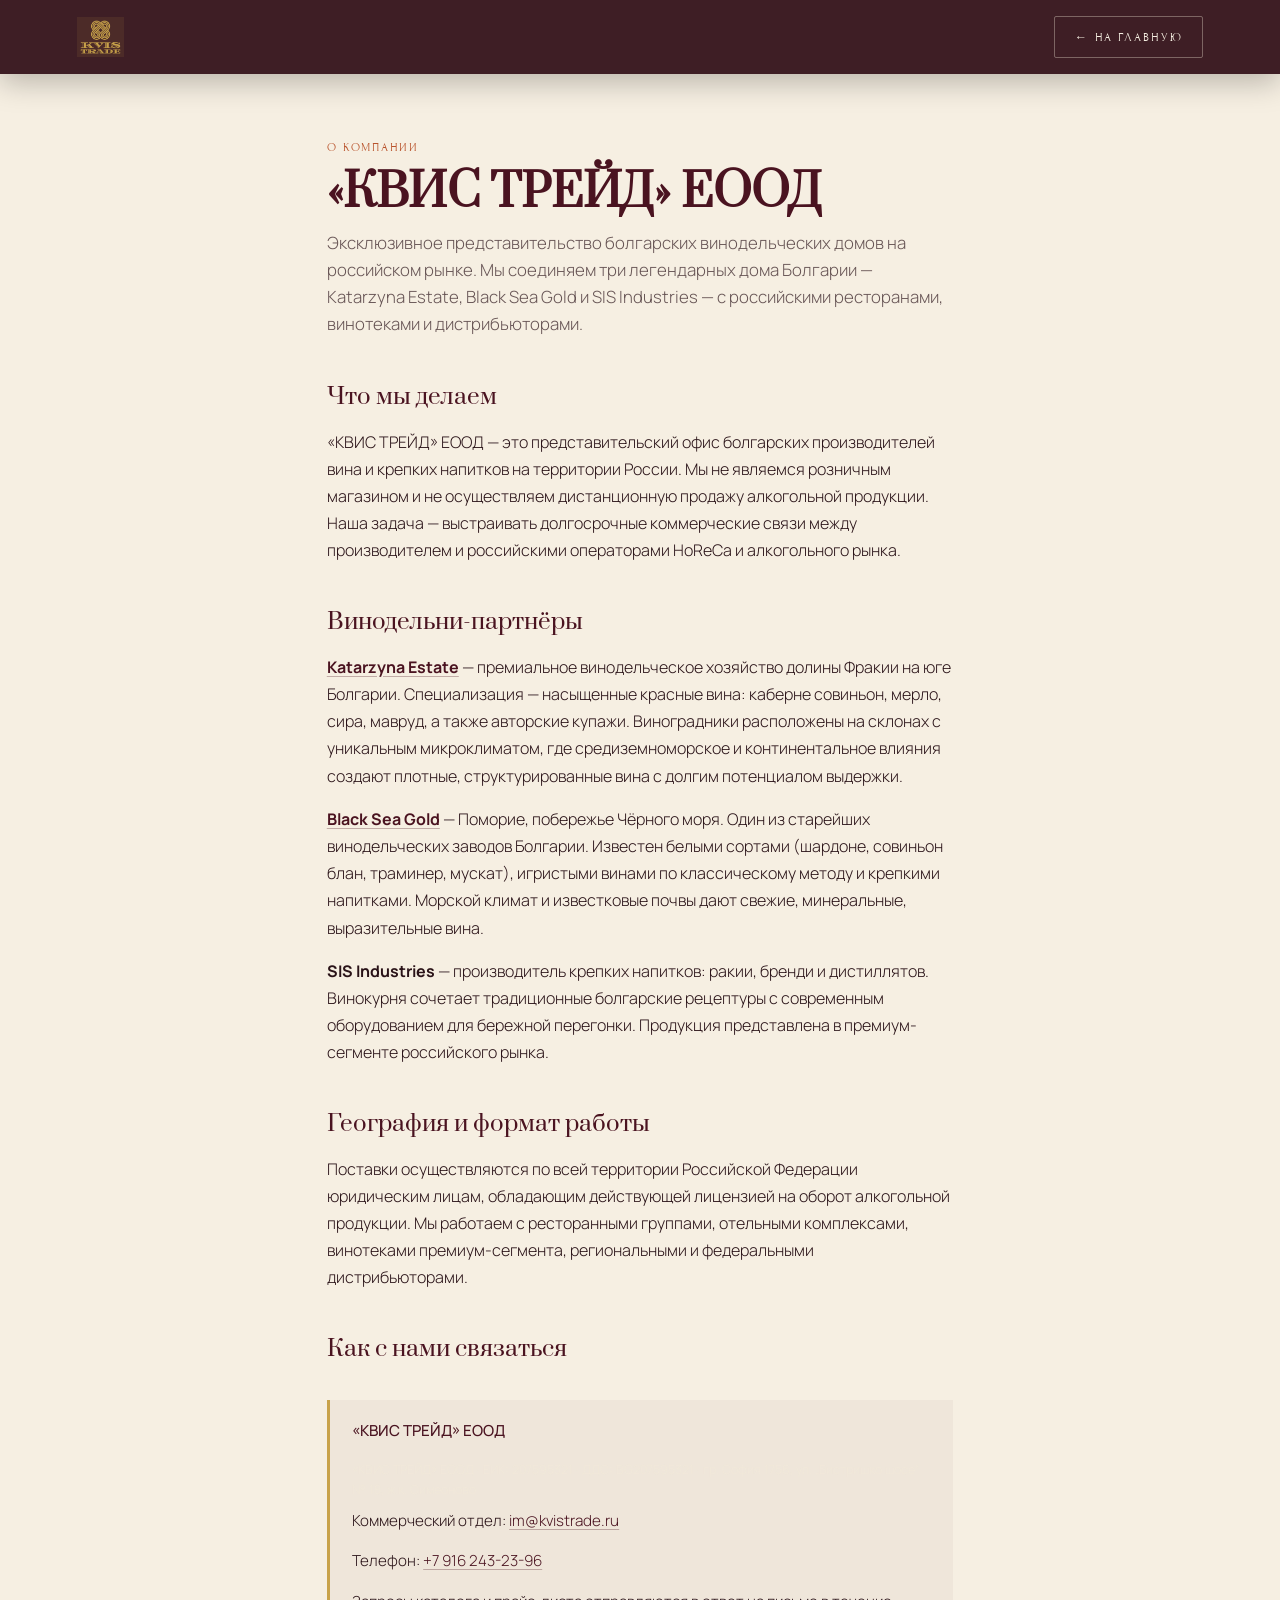
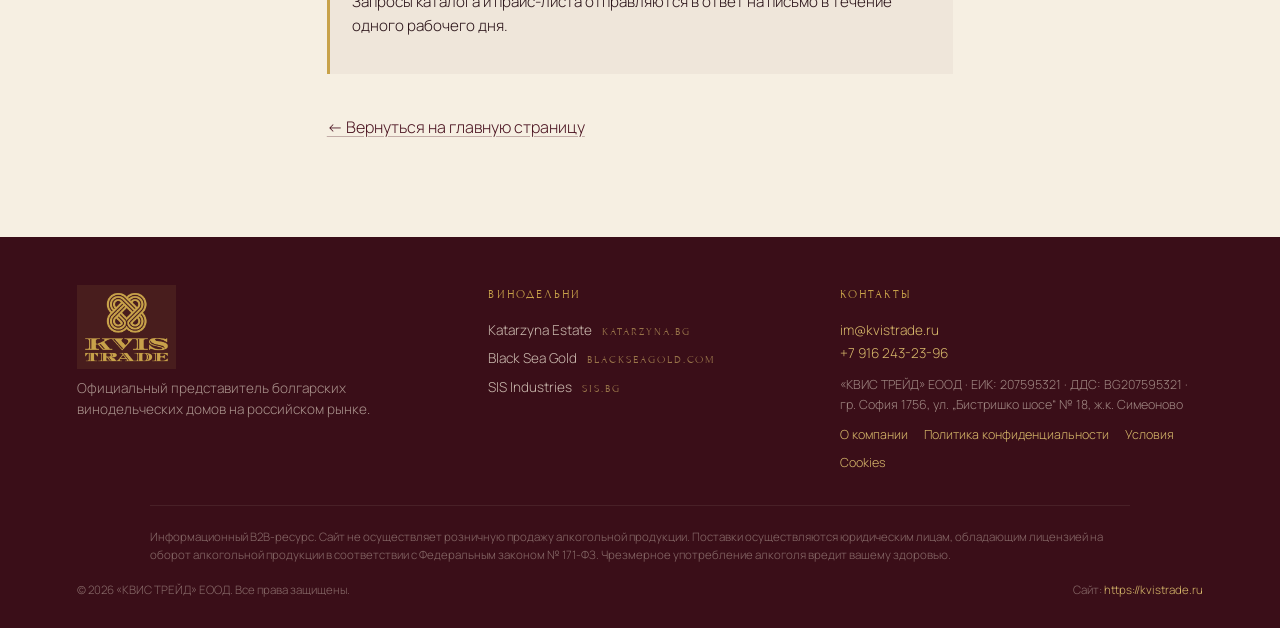
<file: about.html>
<!DOCTYPE html>
<html lang="ru">
<head>
<meta charset="UTF-8">
<meta name="viewport" content="width=device-width, initial-scale=1.0">
<title>О компании — КВИС ТРЕЙД</title>
<meta name="description" content="«КВИС ТРЕЙД» ЕООД — официальное представительство болгарских винодельческих домов Katarzyna Estate, Black Sea Gold и SIS Industries на российском рынке.">
<meta name="theme-color" content="#4a1320">
<meta name="robots" content="index,follow">
<link rel="canonical" href="https://kvistrade.ru/about.html">
<link rel="icon" href="/favicon.ico" sizes="any">
<link rel="icon" type="image/png" sizes="32x32" href="/assets/logo/favicon-32.png">
<link rel="apple-touch-icon" href="/apple-touch-icon.png">
<meta name="yandex-verification" content="e7aa0bc7e6dbf47a">
<meta name="google-site-verification" content="googled2a53d5d5040e2c9">
<script type="application/ld+json">
[
  {
    "@context": "https://schema.org",
    "@type": "Organization",
    "@id": "https://kvistrade.ru/#org",
    "name": "КВИС ТРЕЙД",
    "legalName": "«КВИС ТРЕЙД» ЕООД",
    "url": "https://kvistrade.ru",
    "logo": "https://kvistrade.ru/assets/logo/favicon-512.png",
    "email": "im@kvistrade.ru",
    "telephone": "+7 916 243-23-96",
    "address": {
      "@type": "PostalAddress",
      "addressCountry": "BG",
      "streetAddress": "ул. „Бистришко шосе“ № 18, ж.к. Симеоново",
      "addressLocality": "София",
      "addressRegion": "р-н Витоша",
      "postalCode": "1756"
    },
    "foundingLocation": {
      "@type": "Country",
      "name": "Болгария"
    },
    "areaServed": {
      "@type": "Country",
      "name": "Россия"
    },
    "description": "Эксклюзивное представительство болгарских винодельческих домов на российском рынке: Katarzyna Estate, Black Sea Gold, SIS Industries. Премиум-вина и крепкие напитки напрямую от производителя.",
    "sameAs": [
      "https://katarzyna.bg",
      "https://blackseagold.com",
      "https://sis.bg"
    ],
    "taxID": "207595321",
    "identifier": {
      "@type": "PropertyValue",
      "propertyID": "EIK",
      "value": "207595321"
    },
    "vatID": "BG207595321",
    "foundingDate": "2023"
  },
  {
    "@context": "https://schema.org",
    "@type": "WebSite",
    "@id": "https://kvistrade.ru/#website",
    "url": "https://kvistrade.ru",
    "name": "КВИС ТРЕЙД",
    "publisher": {
      "@id": "https://kvistrade.ru/#org"
    },
    "inLanguage": "ru-RU"
  }
]
</script>
<link rel="preconnect" href="https://fonts.googleapis.com">
<link rel="preconnect" href="https://fonts.gstatic.com" crossorigin>
<link href="https://fonts.googleapis.com/css2?family=Prata&family=Forum&family=Manrope:wght@300;400;500;600&display=swap" rel="stylesheet">
<style>
:root{
  --wine:#4a1320;--wine-deep:#3a0e18;--terra:#b9542d;--gold:#c8a24a;
  --gold-soft:#d8b96b;--cream:#f6efe2;--ink:#2a1318;
}
*{box-sizing:border-box;margin:0;padding:0}
html,body{background:var(--cream);color:var(--ink);font-family:'Manrope',sans-serif;font-weight:300;line-height:1.7}
a{color:var(--wine);text-decoration:underline;text-decoration-color:rgba(74,19,32,.3);text-underline-offset:3px}
a:hover{color:var(--terra)}
nav.legal-nav{background:rgba(46,12,21,.92);backdrop-filter:blur(10px);
  display:flex;align-items:center;justify-content:space-between;
  padding:1rem 6vw;position:sticky;top:0;z-index:100;
  box-shadow:0 8px 30px rgba(0,0,0,.25)}
nav.legal-nav .brand-logo{height:40px;width:auto}
nav.legal-nav a.back{color:var(--cream);text-decoration:none;font-family:'Forum',serif;
  letter-spacing:.18em;text-transform:uppercase;font-size:.78rem;border:1px solid rgba(243,233,216,.35);
  padding:.6rem 1.2rem;border-radius:2px;transition:.25s}
nav.legal-nav a.back:hover{border-color:var(--gold);color:var(--gold-soft)}
main{max-width:780px;margin:0 auto;padding:4rem 6vw 5rem}
main h1{font-family:'Prata',serif;font-size:clamp(2rem,4.5vw,2.8rem);line-height:1.15;
  color:var(--wine);margin-bottom:.7rem;letter-spacing:-.01em}
main .lede{font-size:1.05rem;color:rgba(42,19,24,.7);margin-bottom:2.5rem;line-height:1.6}
main h2{font-family:'Prata',serif;font-size:1.4rem;color:var(--wine);margin:2.4rem 0 .8rem;font-weight:400}
main p{margin-bottom:1rem}
main ul,main ol{margin:.8rem 0 1.2rem 1.4rem}
main li{margin-bottom:.4rem}
main .meta{font-family:'Forum',serif;letter-spacing:.18em;text-transform:uppercase;font-size:.72rem;
  color:var(--terra);margin-bottom:.6rem}
main .contact-box{background:rgba(74,19,32,.04);border-left:3px solid var(--gold);
  padding:1.2rem 1.4rem;margin:2rem 0;font-size:.95rem;line-height:1.6}
main .contact-box strong{color:var(--wine);font-weight:500}
footer{background:var(--wine-deep);color:rgba(243,233,216,.6);padding:3rem 6vw 1.8rem;
  font-size:.85rem;font-weight:300}
.footer-grid{display:grid;grid-template-columns:1.2fr 1fr 1.2fr;gap:2.5rem 3rem;align-items:start;max-width:1400px;margin:0 auto}
footer a{color:var(--gold-soft);text-decoration:none;border:none}
footer a:hover{opacity:.8}
.brand-logo{display:block;height:84px;width:auto}
.footer-col h4{font-family:'Forum',serif;letter-spacing:.18em;text-transform:uppercase;
  font-size:.72rem;color:var(--gold);margin-bottom:.9rem;font-weight:400}
.footer-tag{margin-top:.6rem;line-height:1.55}
.footer-partners a{display:block;margin-bottom:.35rem;color:rgba(243,233,216,.78)}
.footer-partners a span{color:var(--gold-soft);font-family:'Forum',serif;font-size:.7rem;
  letter-spacing:.18em;text-transform:uppercase;margin-left:.4rem;opacity:.6}
.footer-legal{margin-top:.6rem;line-height:1.6;font-size:.78rem;color:rgba(243,233,216,.55)}
.footer-social{display:flex;gap:.7rem;margin-top:1.1rem}
.social-link{width:34px;height:34px;border:1px solid rgba(200,162,74,.35);border-radius:50%;
  display:inline-flex;align-items:center;justify-content:center;color:var(--gold-soft);transition:.25s}
.social-link:hover{background:var(--gold);color:var(--wine-deep);border-color:var(--gold)}
.social-link svg{width:14px;height:14px}
.footer-links{margin-top:.6rem;display:flex;flex-wrap:wrap;gap:.4rem 1rem;font-size:.78rem}
.footer-disclaimer{margin-top:2rem;padding-top:1.4rem;border-top:1px solid rgba(243,233,216,.08);
  font-size:.72rem;line-height:1.55;color:rgba(243,233,216,.42);max-width:980px;margin-left:auto;margin-right:auto}
.footer-bottom{margin-top:1rem;display:flex;justify-content:space-between;flex-wrap:wrap;gap:.6rem;
  font-size:.72rem;color:rgba(243,233,216,.42);max-width:1400px;margin-left:auto;margin-right:auto}
@media(max-width:860px){.footer-grid{grid-template-columns:1fr;gap:1.6rem}.brand-logo{height:64px}}
</style>
</head>
<body>

<nav class="legal-nav">
  <img class="brand-logo" src="assets/logo/kvis-trade-gold.png" alt="КВИС ТРЕЙД">
  <a class="back" href="/">← На главную</a>
</nav>

<main>
  <div class="meta">О компании</div>
  <h1>«КВИС ТРЕЙД» ЕООД</h1>
  <p class="lede">Эксклюзивное представительство болгарских винодельческих домов на российском рынке. Мы соединяем три легендарных дома Болгарии — Katarzyna Estate, Black Sea Gold и SIS Industries — с российскими ресторанами, винотеками и дистрибьюторами.</p>

  <h2>Что мы делаем</h2>
  <p>«КВИС ТРЕЙД» ЕООД — это представительский офис болгарских производителей вина и крепких напитков на территории России. Мы не являемся розничным магазином и не осуществляем дистанционную продажу алкогольной продукции. Наша задача — выстраивать долгосрочные коммерческие связи между производителем и российскими операторами HoReCa и алкогольного рынка.</p>

  <h2>Винодельни-партнёры</h2>

  <p><strong><a href="https://katarzyna.bg" target="_blank" rel="noopener">Katarzyna Estate</a></strong> — премиальное винодельческое хозяйство долины Фракии на юге Болгарии. Специализация — насыщенные красные вина: каберне совиньон, мерло, сира, мавруд, а также авторские купажи. Виноградники расположены на склонах с уникальным микроклиматом, где средиземноморское и континентальное влияния создают плотные, структурированные вина с долгим потенциалом выдержки.</p>

  <p><strong><a href="https://blackseagold.com" target="_blank" rel="noopener">Black Sea Gold</a></strong> — Поморие, побережье Чёрного моря. Один из старейших винодельческих заводов Болгарии. Известен белыми сортами (шардоне, совиньон блан, траминер, мускат), игристыми винами по классическому методу и крепкими напитками. Морской климат и известковые почвы дают свежие, минеральные, выразительные вина.</p>

  <p><strong>SIS Industries</strong> — производитель крепких напитков: ракии, бренди и дистиллятов. Винокурня сочетает традиционные болгарские рецептуры с современным оборудованием для бережной перегонки. Продукция представлена в премиум-сегменте российского рынка.</p>

  <h2>География и формат работы</h2>
  <p>Поставки осуществляются по всей территории Российской Федерации юридическим лицам, обладающим действующей лицензией на оборот алкогольной продукции. Мы работаем с ресторанными группами, отельными комплексами, винотеками премиум-сегмента, региональными и федеральными дистрибьюторами.</p>

  <h2>Как с нами связаться</h2>
  <div class="contact-box">
    <p><strong>«КВИС ТРЕЙД» ЕООД</strong></p>
    <div class="footer-legal">«КВИС ТРЕЙД» ЕООД · ЕИК: 207595321 · ДДС: BG207595321 · гр. София 1756, ул. „Бистришко шосе“ № 18, ж.к. Симеоново</div>
    <p style="margin-top:.6rem">Коммерческий отдел: <a href="mailto:im@kvistrade.ru">im@kvistrade.ru</a></p>
    <p>Телефон: <a href="tel:+79162432396">+7 916 243-23-96</a></p>
    <p style="margin-top:.6rem">Запросы каталога и прайс-листа отправляются в ответ на письмо в течение одного рабочего дня.</p>
  </div>

  <p style="margin-top:2.5rem"><a href="/">← Вернуться на главную страницу</a></p>
</main>

<footer>
  <div class="footer-grid">
    <div class="footer-col">
      <img class="brand-logo" src="assets/logo/kvis-trade-gold.png" alt="КВИС ТРЕЙД">
      <div class="footer-tag">Официальный представитель болгарских винодельческих домов на российском рынке.</div>
      
    </div>
    <div class="footer-col">
      <h4>Винодельни</h4>
      <div class="footer-partners">
        <a href="https://katarzyna.bg" target="_blank" rel="noopener">Katarzyna Estate <span>katarzyna.bg</span></a>
        <a href="https://blackseagold.com" target="_blank" rel="noopener">Black Sea Gold <span>blackseagold.com</span></a>
        <a href="https://sis.bg" target="_blank" rel="noopener">SIS Industries <span>sis.bg</span></a>
      </div>
    </div>
    <div class="footer-col">
      <h4>Контакты</h4>
      <a href="mailto:im@kvistrade.ru">im@kvistrade.ru</a><br>
      <a href="tel:+79162432396">+7 916 243-23-96</a>
      <div class="footer-legal">«КВИС ТРЕЙД» ЕООД · ЕИК: 207595321 · ДДС: BG207595321 · гр. София 1756, ул. „Бистришко шосе“ № 18, ж.к. Симеоново</div>
      <div class="footer-links">
        <a href="/about.html">О компании</a>
        <a href="/privacy.html">Политика конфиденциальности</a>
        <a href="/terms.html">Условия</a>
        <a href="/cookie.html">Cookies</a>
      </div>
    </div>
  </div>
  <div class="footer-disclaimer">
    Информационный B2B-ресурс. Сайт не осуществляет розничную продажу алкогольной продукции.
    Поставки осуществляются юридическим лицам, обладающим лицензией на оборот алкогольной продукции
    в соответствии с Федеральным законом № 171-ФЗ. Чрезмерное употребление алкоголя вредит вашему здоровью.
  </div>
  <div class="footer-bottom">
    <div>© 2026 «КВИС ТРЕЙД» ЕООД. Все права защищены.</div>
    <div>Сайт: <a href="https://kvistrade.ru/">https://kvistrade.ru</a></div>
  </div>
</footer>

</body>
</html>
</file>
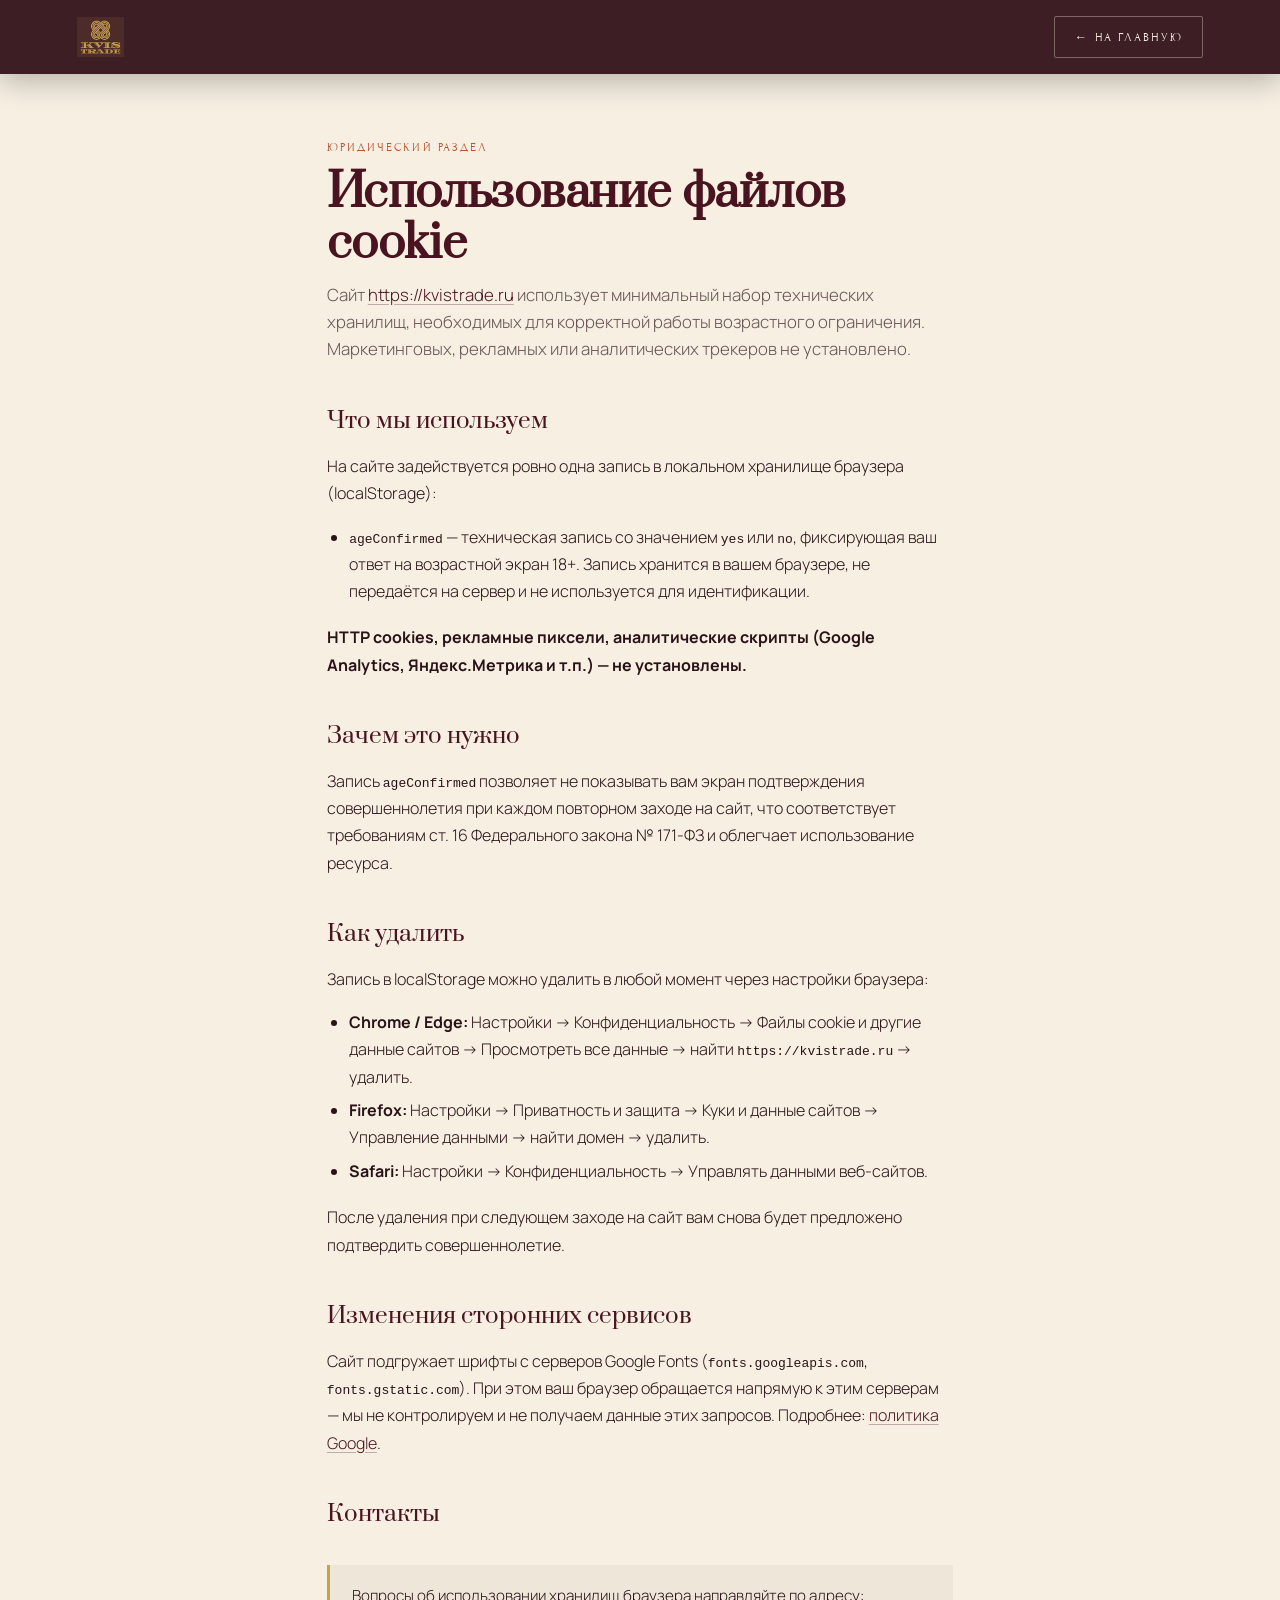
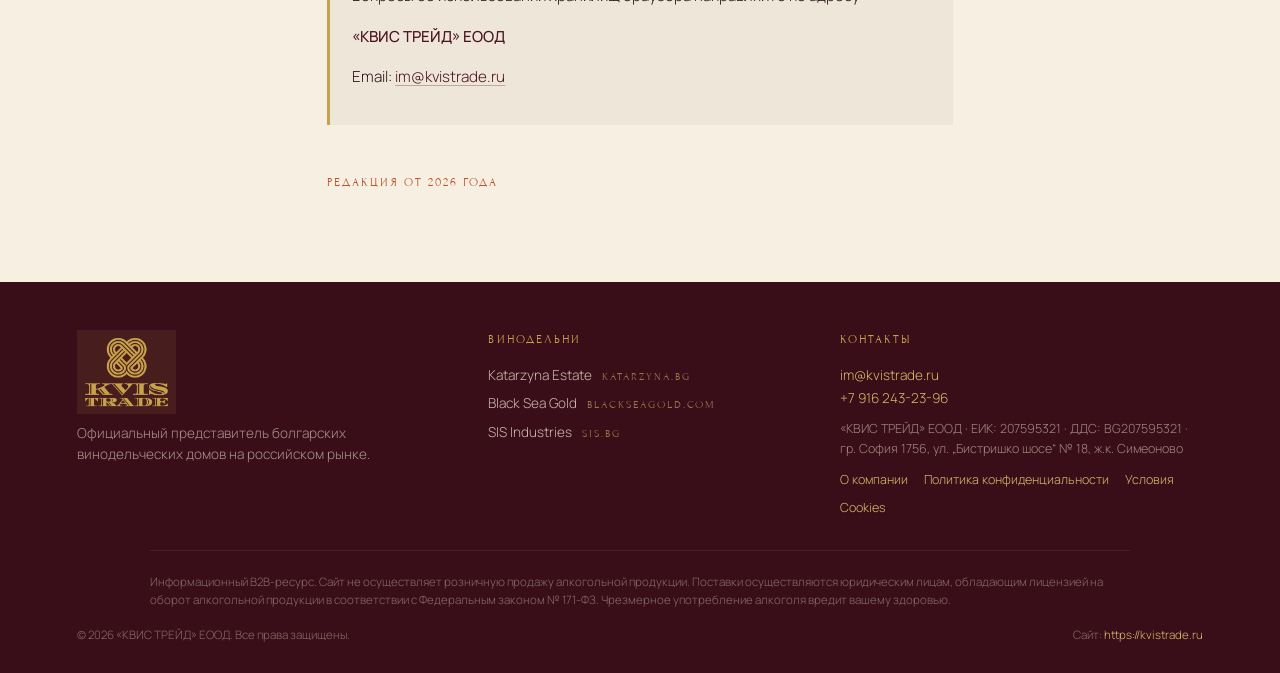
<file: cookie.html>
<!DOCTYPE html>
<html lang="ru">
<head>
<meta charset="UTF-8">
<meta name="viewport" content="width=device-width, initial-scale=1.0">
<title>Использование cookies — КВИС ТРЕЙД</title>
<meta name="description" content="На сайте https://kvistrade.ru используется только техническая запись localStorage для возрастного экрана 18+. Аналитика и реклама не установлены.">
<meta name="theme-color" content="#4a1320">
<meta name="robots" content="index,follow">
<link rel="canonical" href="https://kvistrade.ru/cookie.html">
<link rel="icon" href="/favicon.ico" sizes="any">
<link rel="icon" type="image/png" sizes="32x32" href="/assets/logo/favicon-32.png">
<link rel="apple-touch-icon" href="/apple-touch-icon.png">
<meta name="yandex-verification" content="e7aa0bc7e6dbf47a">
<meta name="google-site-verification" content="googled2a53d5d5040e2c9">
<script type="application/ld+json">
[
  {
    "@context": "https://schema.org",
    "@type": "Organization",
    "@id": "https://kvistrade.ru/#org",
    "name": "КВИС ТРЕЙД",
    "legalName": "«КВИС ТРЕЙД» ЕООД",
    "url": "https://kvistrade.ru",
    "logo": "https://kvistrade.ru/assets/logo/favicon-512.png",
    "email": "im@kvistrade.ru",
    "telephone": "+7 916 243-23-96",
    "address": {
      "@type": "PostalAddress",
      "addressCountry": "BG",
      "streetAddress": "ул. „Бистришко шосе“ № 18, ж.к. Симеоново",
      "addressLocality": "София",
      "addressRegion": "р-н Витоша",
      "postalCode": "1756"
    },
    "foundingLocation": {
      "@type": "Country",
      "name": "Болгария"
    },
    "areaServed": {
      "@type": "Country",
      "name": "Россия"
    },
    "description": "Эксклюзивное представительство болгарских винодельческих домов на российском рынке: Katarzyna Estate, Black Sea Gold, SIS Industries. Премиум-вина и крепкие напитки напрямую от производителя.",
    "sameAs": [
      "https://katarzyna.bg",
      "https://blackseagold.com",
      "https://sis.bg"
    ],
    "taxID": "207595321",
    "identifier": {
      "@type": "PropertyValue",
      "propertyID": "EIK",
      "value": "207595321"
    },
    "vatID": "BG207595321",
    "foundingDate": "2023"
  },
  {
    "@context": "https://schema.org",
    "@type": "WebSite",
    "@id": "https://kvistrade.ru/#website",
    "url": "https://kvistrade.ru",
    "name": "КВИС ТРЕЙД",
    "publisher": {
      "@id": "https://kvistrade.ru/#org"
    },
    "inLanguage": "ru-RU"
  }
]
</script>
<link rel="preconnect" href="https://fonts.googleapis.com">
<link rel="preconnect" href="https://fonts.gstatic.com" crossorigin>
<link href="https://fonts.googleapis.com/css2?family=Prata&family=Forum&family=Manrope:wght@300;400;500;600&display=swap" rel="stylesheet">
<style>
:root{
  --wine:#4a1320;--wine-deep:#3a0e18;--terra:#b9542d;--gold:#c8a24a;
  --gold-soft:#d8b96b;--cream:#f6efe2;--ink:#2a1318;
}
*{box-sizing:border-box;margin:0;padding:0}
html,body{background:var(--cream);color:var(--ink);font-family:'Manrope',sans-serif;font-weight:300;line-height:1.7}
a{color:var(--wine);text-decoration:underline;text-decoration-color:rgba(74,19,32,.3);text-underline-offset:3px}
a:hover{color:var(--terra)}
nav.legal-nav{background:rgba(46,12,21,.92);backdrop-filter:blur(10px);
  display:flex;align-items:center;justify-content:space-between;
  padding:1rem 6vw;position:sticky;top:0;z-index:100;
  box-shadow:0 8px 30px rgba(0,0,0,.25)}
nav.legal-nav .brand-logo{height:40px;width:auto}
nav.legal-nav a.back{color:var(--cream);text-decoration:none;font-family:'Forum',serif;
  letter-spacing:.18em;text-transform:uppercase;font-size:.78rem;border:1px solid rgba(243,233,216,.35);
  padding:.6rem 1.2rem;border-radius:2px;transition:.25s}
nav.legal-nav a.back:hover{border-color:var(--gold);color:var(--gold-soft)}
main{max-width:780px;margin:0 auto;padding:4rem 6vw 5rem}
main h1{font-family:'Prata',serif;font-size:clamp(2rem,4.5vw,2.8rem);line-height:1.15;
  color:var(--wine);margin-bottom:.7rem;letter-spacing:-.01em}
main .lede{font-size:1.05rem;color:rgba(42,19,24,.7);margin-bottom:2.5rem;line-height:1.6}
main h2{font-family:'Prata',serif;font-size:1.4rem;color:var(--wine);margin:2.4rem 0 .8rem;font-weight:400}
main p{margin-bottom:1rem}
main ul,main ol{margin:.8rem 0 1.2rem 1.4rem}
main li{margin-bottom:.4rem}
main .meta{font-family:'Forum',serif;letter-spacing:.18em;text-transform:uppercase;font-size:.72rem;
  color:var(--terra);margin-bottom:.6rem}
main .contact-box{background:rgba(74,19,32,.04);border-left:3px solid var(--gold);
  padding:1.2rem 1.4rem;margin:2rem 0;font-size:.95rem;line-height:1.6}
main .contact-box strong{color:var(--wine);font-weight:500}
footer{background:var(--wine-deep);color:rgba(243,233,216,.6);padding:3rem 6vw 1.8rem;
  font-size:.85rem;font-weight:300}
.footer-grid{display:grid;grid-template-columns:1.2fr 1fr 1.2fr;gap:2.5rem 3rem;align-items:start;max-width:1400px;margin:0 auto}
footer a{color:var(--gold-soft);text-decoration:none;border:none}
footer a:hover{opacity:.8}
.brand-logo{display:block;height:84px;width:auto}
.footer-col h4{font-family:'Forum',serif;letter-spacing:.18em;text-transform:uppercase;
  font-size:.72rem;color:var(--gold);margin-bottom:.9rem;font-weight:400}
.footer-tag{margin-top:.6rem;line-height:1.55}
.footer-partners a{display:block;margin-bottom:.35rem;color:rgba(243,233,216,.78)}
.footer-partners a span{color:var(--gold-soft);font-family:'Forum',serif;font-size:.7rem;
  letter-spacing:.18em;text-transform:uppercase;margin-left:.4rem;opacity:.6}
.footer-legal{margin-top:.6rem;line-height:1.6;font-size:.78rem;color:rgba(243,233,216,.55)}
.footer-social{display:flex;gap:.7rem;margin-top:1.1rem}
.social-link{width:34px;height:34px;border:1px solid rgba(200,162,74,.35);border-radius:50%;
  display:inline-flex;align-items:center;justify-content:center;color:var(--gold-soft);transition:.25s}
.social-link:hover{background:var(--gold);color:var(--wine-deep);border-color:var(--gold)}
.social-link svg{width:14px;height:14px}
.footer-links{margin-top:.6rem;display:flex;flex-wrap:wrap;gap:.4rem 1rem;font-size:.78rem}
.footer-disclaimer{margin-top:2rem;padding-top:1.4rem;border-top:1px solid rgba(243,233,216,.08);
  font-size:.72rem;line-height:1.55;color:rgba(243,233,216,.42);max-width:980px;margin-left:auto;margin-right:auto}
.footer-bottom{margin-top:1rem;display:flex;justify-content:space-between;flex-wrap:wrap;gap:.6rem;
  font-size:.72rem;color:rgba(243,233,216,.42);max-width:1400px;margin-left:auto;margin-right:auto}
@media(max-width:860px){.footer-grid{grid-template-columns:1fr;gap:1.6rem}.brand-logo{height:64px}}
</style>
</head>
<body>

<nav class="legal-nav">
  <img class="brand-logo" src="assets/logo/kvis-trade-gold.png" alt="КВИС ТРЕЙД">
  <a class="back" href="/">← На главную</a>
</nav>

<main>
  <div class="meta">Юридический раздел</div>
  <h1>Использование файлов cookie</h1>
  <p class="lede">Сайт <a href="https://kvistrade.ru/">https://kvistrade.ru</a> использует минимальный набор технических хранилищ, необходимых для корректной работы возрастного ограничения. Маркетинговых, рекламных или аналитических трекеров не установлено.</p>

  <h2>Что мы используем</h2>
  <p>На сайте задействуется ровно одна запись в локальном хранилище браузера (localStorage):</p>
  <ul>
    <li><code>ageConfirmed</code> — техническая запись со значением <code>yes</code> или <code>no</code>, фиксирующая ваш ответ на возрастной экран 18+. Запись хранится в вашем браузере, не передаётся на сервер и не используется для идентификации.</li>
  </ul>
  <p><strong>HTTP cookies, рекламные пиксели, аналитические скрипты (Google Analytics, Яндекс.Метрика и т.п.) — не установлены.</strong></p>

  <h2>Зачем это нужно</h2>
  <p>Запись <code>ageConfirmed</code> позволяет не показывать вам экран подтверждения совершеннолетия при каждом повторном заходе на сайт, что соответствует требованиям ст. 16 Федерального закона № 171-ФЗ и облегчает использование ресурса.</p>

  <h2>Как удалить</h2>
  <p>Запись в localStorage можно удалить в любой момент через настройки браузера:</p>
  <ul>
    <li><strong>Chrome / Edge:</strong> Настройки → Конфиденциальность → Файлы cookie и другие данные сайтов → Просмотреть все данные → найти <code>https://kvistrade.ru</code> → удалить.</li>
    <li><strong>Firefox:</strong> Настройки → Приватность и защита → Куки и данные сайтов → Управление данными → найти домен → удалить.</li>
    <li><strong>Safari:</strong> Настройки → Конфиденциальность → Управлять данными веб-сайтов.</li>
  </ul>
  <p>После удаления при следующем заходе на сайт вам снова будет предложено подтвердить совершеннолетие.</p>

  <h2>Изменения сторонних сервисов</h2>
  <p>Сайт подгружает шрифты с серверов Google Fonts (<code>fonts.googleapis.com</code>, <code>fonts.gstatic.com</code>). При этом ваш браузер обращается напрямую к этим серверам — мы не контролируем и не получаем данные этих запросов. Подробнее: <a href="https://policies.google.com/privacy" target="_blank" rel="noopener">политика Google</a>.</p>

  <h2>Контакты</h2>
  <div class="contact-box">
    <p>Вопросы об использовании хранилищ браузера направляйте по адресу:</p>
    <p style="margin-top:.6rem"><strong>«КВИС ТРЕЙД» ЕООД</strong></p>
    <p>Email: <a href="mailto:im@kvistrade.ru">im@kvistrade.ru</a></p>
  </div>

  <p class="meta" style="margin-top:3rem">Редакция от 2026 года</p>
</main>

<footer>
  <div class="footer-grid">
    <div class="footer-col">
      <img class="brand-logo" src="assets/logo/kvis-trade-gold.png" alt="КВИС ТРЕЙД">
      <div class="footer-tag">Официальный представитель болгарских винодельческих домов на российском рынке.</div>
      
    </div>
    <div class="footer-col">
      <h4>Винодельни</h4>
      <div class="footer-partners">
        <a href="https://katarzyna.bg" target="_blank" rel="noopener">Katarzyna Estate <span>katarzyna.bg</span></a>
        <a href="https://blackseagold.com" target="_blank" rel="noopener">Black Sea Gold <span>blackseagold.com</span></a>
        <a href="https://sis.bg" target="_blank" rel="noopener">SIS Industries <span>sis.bg</span></a>
      </div>
    </div>
    <div class="footer-col">
      <h4>Контакты</h4>
      <a href="mailto:im@kvistrade.ru">im@kvistrade.ru</a><br>
      <a href="tel:+79162432396">+7 916 243-23-96</a>
      <div class="footer-legal">«КВИС ТРЕЙД» ЕООД · ЕИК: 207595321 · ДДС: BG207595321 · гр. София 1756, ул. „Бистришко шосе“ № 18, ж.к. Симеоново</div>
      <div class="footer-links">
        <a href="/about.html">О компании</a>
        <a href="/privacy.html">Политика конфиденциальности</a>
        <a href="/terms.html">Условия</a>
        <a href="/cookie.html">Cookies</a>
      </div>
    </div>
  </div>
  <div class="footer-disclaimer">
    Информационный B2B-ресурс. Сайт не осуществляет розничную продажу алкогольной продукции.
    Поставки осуществляются юридическим лицам, обладающим лицензией на оборот алкогольной продукции
    в соответствии с Федеральным законом № 171-ФЗ. Чрезмерное употребление алкоголя вредит вашему здоровью.
  </div>
  <div class="footer-bottom">
    <div>© 2026 «КВИС ТРЕЙД» ЕООД. Все права защищены.</div>
    <div>Сайт: <a href="https://kvistrade.ru/">https://kvistrade.ru</a></div>
  </div>
</footer>

</body>
</html>
</file>
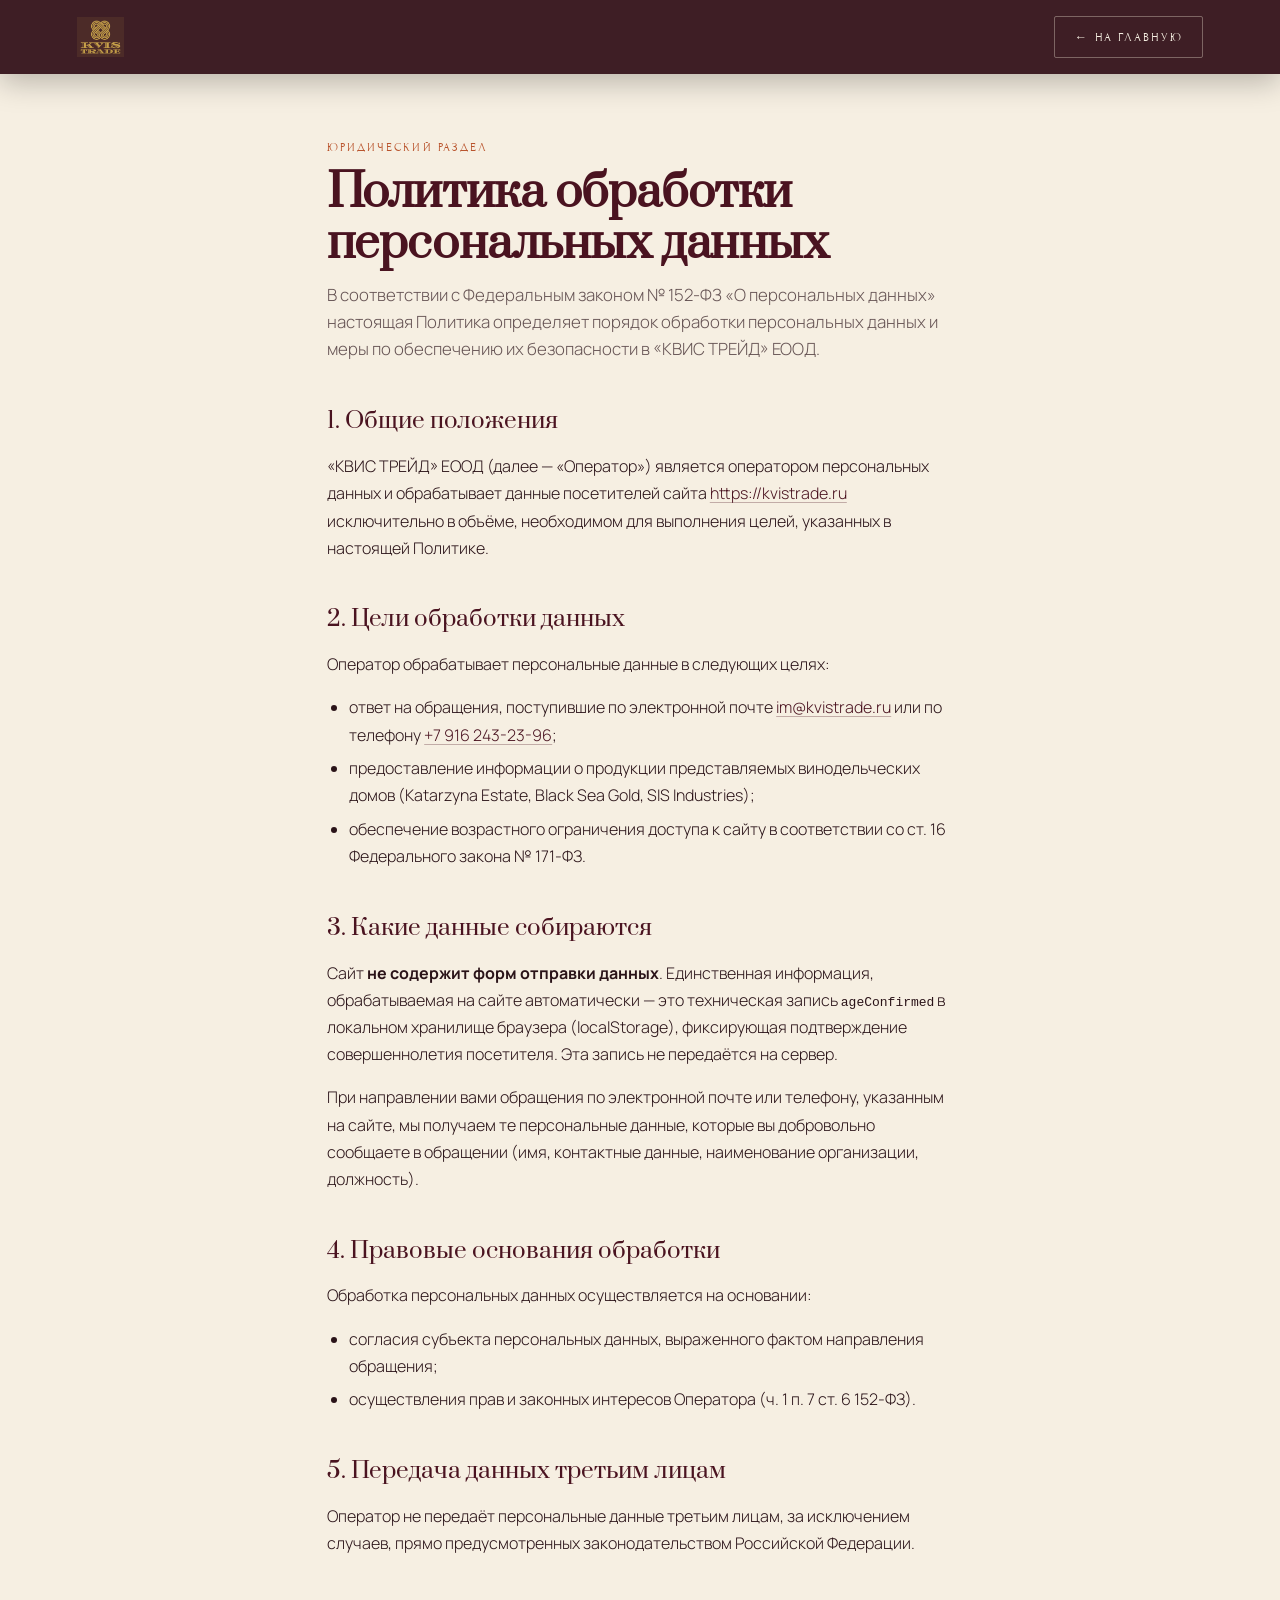
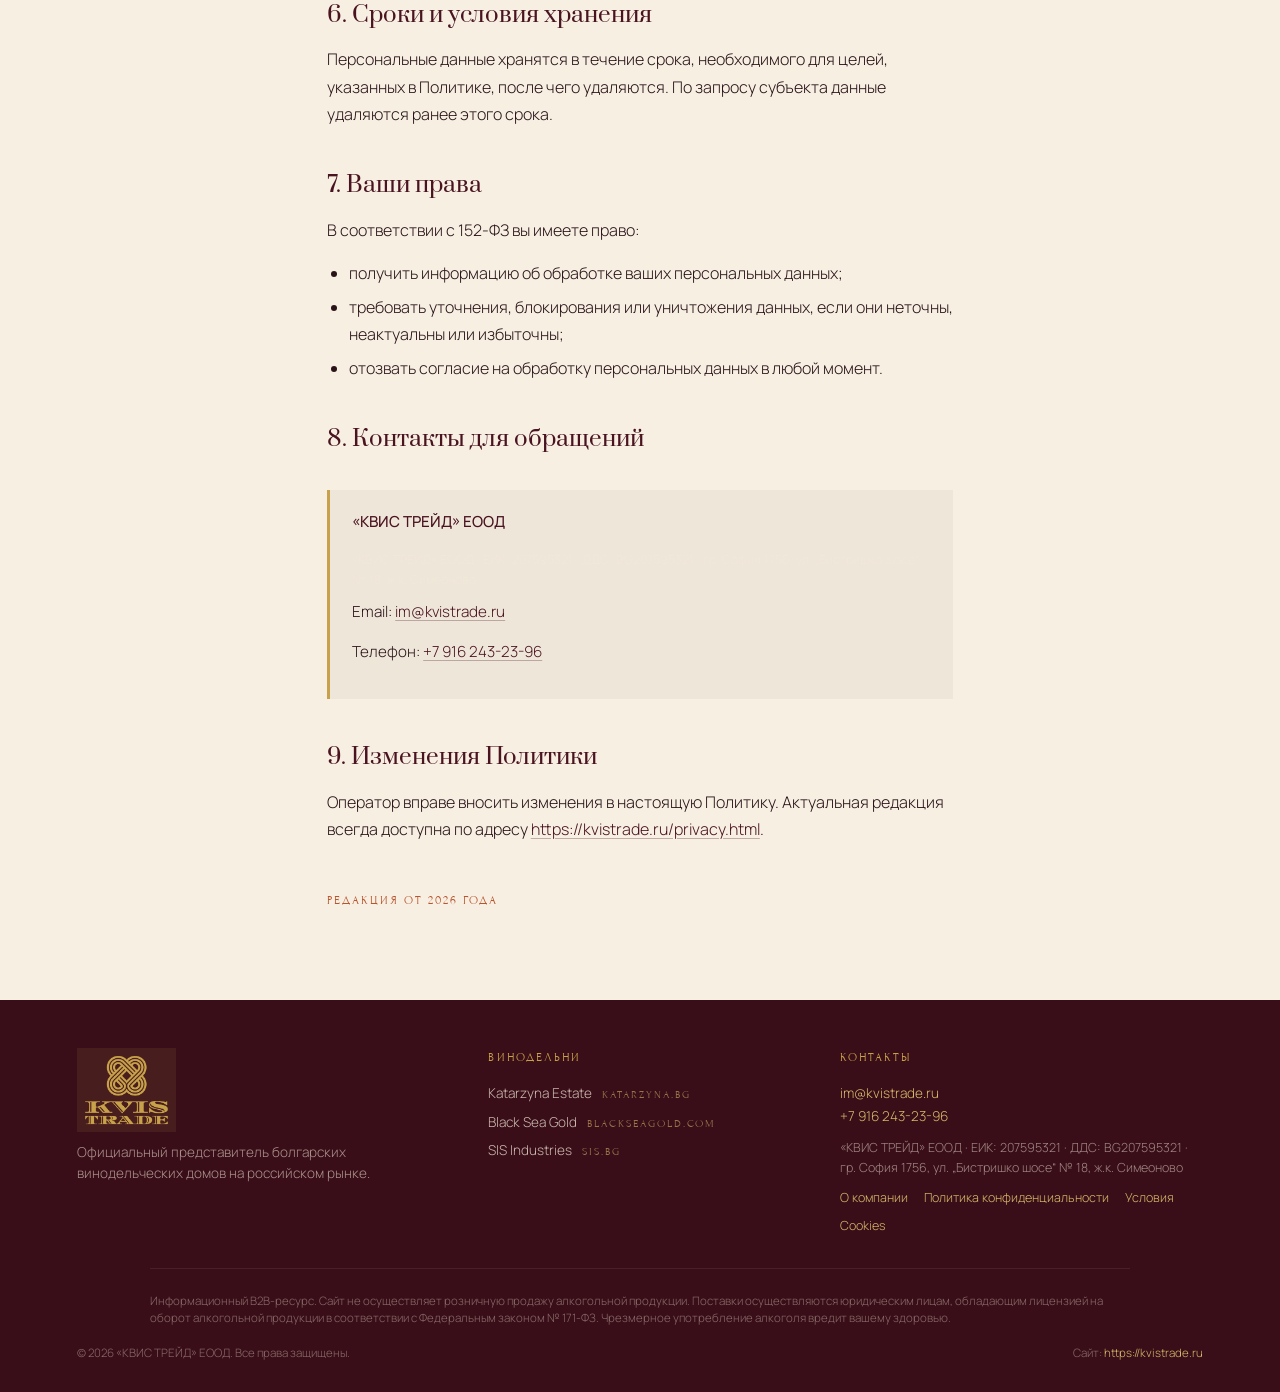
<file: privacy.html>
<!DOCTYPE html>
<html lang="ru">
<head>
<meta charset="UTF-8">
<meta name="viewport" content="width=device-width, initial-scale=1.0">
<title>Политика конфиденциальности — КВИС ТРЕЙД</title>
<meta name="description" content="Политика обработки персональных данных в соответствии с 152-ФЗ. Сайт https://kvistrade.ru.">
<meta name="theme-color" content="#4a1320">
<meta name="robots" content="index,follow">
<link rel="canonical" href="https://kvistrade.ru/privacy.html">
<link rel="icon" href="/favicon.ico" sizes="any">
<link rel="icon" type="image/png" sizes="32x32" href="/assets/logo/favicon-32.png">
<link rel="apple-touch-icon" href="/apple-touch-icon.png">
<meta name="yandex-verification" content="e7aa0bc7e6dbf47a">
<meta name="google-site-verification" content="googled2a53d5d5040e2c9">
<script type="application/ld+json">
[
  {
    "@context": "https://schema.org",
    "@type": "Organization",
    "@id": "https://kvistrade.ru/#org",
    "name": "КВИС ТРЕЙД",
    "legalName": "«КВИС ТРЕЙД» ЕООД",
    "url": "https://kvistrade.ru",
    "logo": "https://kvistrade.ru/assets/logo/favicon-512.png",
    "email": "im@kvistrade.ru",
    "telephone": "+7 916 243-23-96",
    "address": {
      "@type": "PostalAddress",
      "addressCountry": "BG",
      "streetAddress": "ул. „Бистришко шосе“ № 18, ж.к. Симеоново",
      "addressLocality": "София",
      "addressRegion": "р-н Витоша",
      "postalCode": "1756"
    },
    "foundingLocation": {
      "@type": "Country",
      "name": "Болгария"
    },
    "areaServed": {
      "@type": "Country",
      "name": "Россия"
    },
    "description": "Эксклюзивное представительство болгарских винодельческих домов на российском рынке: Katarzyna Estate, Black Sea Gold, SIS Industries. Премиум-вина и крепкие напитки напрямую от производителя.",
    "sameAs": [
      "https://katarzyna.bg",
      "https://blackseagold.com",
      "https://sis.bg"
    ],
    "taxID": "207595321",
    "identifier": {
      "@type": "PropertyValue",
      "propertyID": "EIK",
      "value": "207595321"
    },
    "vatID": "BG207595321",
    "foundingDate": "2023"
  },
  {
    "@context": "https://schema.org",
    "@type": "WebSite",
    "@id": "https://kvistrade.ru/#website",
    "url": "https://kvistrade.ru",
    "name": "КВИС ТРЕЙД",
    "publisher": {
      "@id": "https://kvistrade.ru/#org"
    },
    "inLanguage": "ru-RU"
  }
]
</script>
<link rel="preconnect" href="https://fonts.googleapis.com">
<link rel="preconnect" href="https://fonts.gstatic.com" crossorigin>
<link href="https://fonts.googleapis.com/css2?family=Prata&family=Forum&family=Manrope:wght@300;400;500;600&display=swap" rel="stylesheet">
<style>
:root{
  --wine:#4a1320;--wine-deep:#3a0e18;--terra:#b9542d;--gold:#c8a24a;
  --gold-soft:#d8b96b;--cream:#f6efe2;--ink:#2a1318;
}
*{box-sizing:border-box;margin:0;padding:0}
html,body{background:var(--cream);color:var(--ink);font-family:'Manrope',sans-serif;font-weight:300;line-height:1.7}
a{color:var(--wine);text-decoration:underline;text-decoration-color:rgba(74,19,32,.3);text-underline-offset:3px}
a:hover{color:var(--terra)}
nav.legal-nav{background:rgba(46,12,21,.92);backdrop-filter:blur(10px);
  display:flex;align-items:center;justify-content:space-between;
  padding:1rem 6vw;position:sticky;top:0;z-index:100;
  box-shadow:0 8px 30px rgba(0,0,0,.25)}
nav.legal-nav .brand-logo{height:40px;width:auto}
nav.legal-nav a.back{color:var(--cream);text-decoration:none;font-family:'Forum',serif;
  letter-spacing:.18em;text-transform:uppercase;font-size:.78rem;border:1px solid rgba(243,233,216,.35);
  padding:.6rem 1.2rem;border-radius:2px;transition:.25s}
nav.legal-nav a.back:hover{border-color:var(--gold);color:var(--gold-soft)}
main{max-width:780px;margin:0 auto;padding:4rem 6vw 5rem}
main h1{font-family:'Prata',serif;font-size:clamp(2rem,4.5vw,2.8rem);line-height:1.15;
  color:var(--wine);margin-bottom:.7rem;letter-spacing:-.01em}
main .lede{font-size:1.05rem;color:rgba(42,19,24,.7);margin-bottom:2.5rem;line-height:1.6}
main h2{font-family:'Prata',serif;font-size:1.4rem;color:var(--wine);margin:2.4rem 0 .8rem;font-weight:400}
main p{margin-bottom:1rem}
main ul,main ol{margin:.8rem 0 1.2rem 1.4rem}
main li{margin-bottom:.4rem}
main .meta{font-family:'Forum',serif;letter-spacing:.18em;text-transform:uppercase;font-size:.72rem;
  color:var(--terra);margin-bottom:.6rem}
main .contact-box{background:rgba(74,19,32,.04);border-left:3px solid var(--gold);
  padding:1.2rem 1.4rem;margin:2rem 0;font-size:.95rem;line-height:1.6}
main .contact-box strong{color:var(--wine);font-weight:500}
footer{background:var(--wine-deep);color:rgba(243,233,216,.6);padding:3rem 6vw 1.8rem;
  font-size:.85rem;font-weight:300}
.footer-grid{display:grid;grid-template-columns:1.2fr 1fr 1.2fr;gap:2.5rem 3rem;align-items:start;max-width:1400px;margin:0 auto}
footer a{color:var(--gold-soft);text-decoration:none;border:none}
footer a:hover{opacity:.8}
.brand-logo{display:block;height:84px;width:auto}
.footer-col h4{font-family:'Forum',serif;letter-spacing:.18em;text-transform:uppercase;
  font-size:.72rem;color:var(--gold);margin-bottom:.9rem;font-weight:400}
.footer-tag{margin-top:.6rem;line-height:1.55}
.footer-partners a{display:block;margin-bottom:.35rem;color:rgba(243,233,216,.78)}
.footer-partners a span{color:var(--gold-soft);font-family:'Forum',serif;font-size:.7rem;
  letter-spacing:.18em;text-transform:uppercase;margin-left:.4rem;opacity:.6}
.footer-legal{margin-top:.6rem;line-height:1.6;font-size:.78rem;color:rgba(243,233,216,.55)}
.footer-social{display:flex;gap:.7rem;margin-top:1.1rem}
.social-link{width:34px;height:34px;border:1px solid rgba(200,162,74,.35);border-radius:50%;
  display:inline-flex;align-items:center;justify-content:center;color:var(--gold-soft);transition:.25s}
.social-link:hover{background:var(--gold);color:var(--wine-deep);border-color:var(--gold)}
.social-link svg{width:14px;height:14px}
.footer-links{margin-top:.6rem;display:flex;flex-wrap:wrap;gap:.4rem 1rem;font-size:.78rem}
.footer-disclaimer{margin-top:2rem;padding-top:1.4rem;border-top:1px solid rgba(243,233,216,.08);
  font-size:.72rem;line-height:1.55;color:rgba(243,233,216,.42);max-width:980px;margin-left:auto;margin-right:auto}
.footer-bottom{margin-top:1rem;display:flex;justify-content:space-between;flex-wrap:wrap;gap:.6rem;
  font-size:.72rem;color:rgba(243,233,216,.42);max-width:1400px;margin-left:auto;margin-right:auto}
@media(max-width:860px){.footer-grid{grid-template-columns:1fr;gap:1.6rem}.brand-logo{height:64px}}
</style>
</head>
<body>

<nav class="legal-nav">
  <img class="brand-logo" src="assets/logo/kvis-trade-gold.png" alt="КВИС ТРЕЙД">
  <a class="back" href="/">← На главную</a>
</nav>

<main>
  <div class="meta">Юридический раздел</div>
  <h1>Политика обработки персональных данных</h1>
  <p class="lede">В соответствии с Федеральным законом № 152-ФЗ «О персональных данных» настоящая Политика определяет порядок обработки персональных данных и меры по обеспечению их безопасности в «КВИС ТРЕЙД» ЕООД.</p>

  <h2>1. Общие положения</h2>
  <p>«КВИС ТРЕЙД» ЕООД (далее — «Оператор») является оператором персональных данных и обрабатывает данные посетителей сайта <a href="https://kvistrade.ru/">https://kvistrade.ru</a> исключительно в объёме, необходимом для выполнения целей, указанных в настоящей Политике.</p>

  <h2>2. Цели обработки данных</h2>
  <p>Оператор обрабатывает персональные данные в следующих целях:</p>
  <ul>
    <li>ответ на обращения, поступившие по электронной почте <a href="mailto:im@kvistrade.ru">im@kvistrade.ru</a> или по телефону <a href="tel:+79162432396">+7 916 243-23-96</a>;</li>
    <li>предоставление информации о продукции представляемых винодельческих домов (Katarzyna Estate, Black Sea Gold, SIS Industries);</li>
    <li>обеспечение возрастного ограничения доступа к сайту в соответствии со ст. 16 Федерального закона № 171-ФЗ.</li>
  </ul>

  <h2>3. Какие данные собираются</h2>
  <p>Сайт <strong>не содержит форм отправки данных</strong>. Единственная информация, обрабатываемая на сайте автоматически — это техническая запись <code>ageConfirmed</code> в локальном хранилище браузера (localStorage), фиксирующая подтверждение совершеннолетия посетителя. Эта запись не передаётся на сервер.</p>
  <p>При направлении вами обращения по электронной почте или телефону, указанным на сайте, мы получаем те персональные данные, которые вы добровольно сообщаете в обращении (имя, контактные данные, наименование организации, должность).</p>

  <h2>4. Правовые основания обработки</h2>
  <p>Обработка персональных данных осуществляется на основании:</p>
  <ul>
    <li>согласия субъекта персональных данных, выраженного фактом направления обращения;</li>
    <li>осуществления прав и законных интересов Оператора (ч. 1 п. 7 ст. 6 152-ФЗ).</li>
  </ul>

  <h2>5. Передача данных третьим лицам</h2>
  <p>Оператор не передаёт персональные данные третьим лицам, за исключением случаев, прямо предусмотренных законодательством Российской Федерации.</p>

  <h2>6. Сроки и условия хранения</h2>
  <p>Персональные данные хранятся в течение срока, необходимого для целей, указанных в Политике, после чего удаляются. По запросу субъекта данные удаляются ранее этого срока.</p>

  <h2>7. Ваши права</h2>
  <p>В соответствии с 152-ФЗ вы имеете право:</p>
  <ul>
    <li>получить информацию об обработке ваших персональных данных;</li>
    <li>требовать уточнения, блокирования или уничтожения данных, если они неточны, неактуальны или избыточны;</li>
    <li>отозвать согласие на обработку персональных данных в любой момент.</li>
  </ul>

  <h2>8. Контакты для обращений</h2>
  <div class="contact-box">
    <p><strong>«КВИС ТРЕЙД» ЕООД</strong></p>
    <div class="footer-legal">«КВИС ТРЕЙД» ЕООД · ЕИК: 207595321 · ДДС: BG207595321 · гр. София 1756, ул. „Бистришко шосе“ № 18, ж.к. Симеоново</div>
    <p style="margin-top:.6rem">Email: <a href="mailto:im@kvistrade.ru">im@kvistrade.ru</a></p>
    <p>Телефон: <a href="tel:+79162432396">+7 916 243-23-96</a></p>
  </div>

  <h2>9. Изменения Политики</h2>
  <p>Оператор вправе вносить изменения в настоящую Политику. Актуальная редакция всегда доступна по адресу <a href="https://kvistrade.ru/privacy.html">https://kvistrade.ru/privacy.html</a>.</p>

  <p class="meta" style="margin-top:3rem">Редакция от 2026 года</p>
</main>

<footer>
  <div class="footer-grid">
    <div class="footer-col">
      <img class="brand-logo" src="assets/logo/kvis-trade-gold.png" alt="КВИС ТРЕЙД">
      <div class="footer-tag">Официальный представитель болгарских винодельческих домов на российском рынке.</div>
      
    </div>
    <div class="footer-col">
      <h4>Винодельни</h4>
      <div class="footer-partners">
        <a href="https://katarzyna.bg" target="_blank" rel="noopener">Katarzyna Estate <span>katarzyna.bg</span></a>
        <a href="https://blackseagold.com" target="_blank" rel="noopener">Black Sea Gold <span>blackseagold.com</span></a>
        <a href="https://sis.bg" target="_blank" rel="noopener">SIS Industries <span>sis.bg</span></a>
      </div>
    </div>
    <div class="footer-col">
      <h4>Контакты</h4>
      <a href="mailto:im@kvistrade.ru">im@kvistrade.ru</a><br>
      <a href="tel:+79162432396">+7 916 243-23-96</a>
      <div class="footer-legal">«КВИС ТРЕЙД» ЕООД · ЕИК: 207595321 · ДДС: BG207595321 · гр. София 1756, ул. „Бистришко шосе“ № 18, ж.к. Симеоново</div>
      <div class="footer-links">
        <a href="/about.html">О компании</a>
        <a href="/privacy.html">Политика конфиденциальности</a>
        <a href="/terms.html">Условия</a>
        <a href="/cookie.html">Cookies</a>
      </div>
    </div>
  </div>
  <div class="footer-disclaimer">
    Информационный B2B-ресурс. Сайт не осуществляет розничную продажу алкогольной продукции.
    Поставки осуществляются юридическим лицам, обладающим лицензией на оборот алкогольной продукции
    в соответствии с Федеральным законом № 171-ФЗ. Чрезмерное употребление алкоголя вредит вашему здоровью.
  </div>
  <div class="footer-bottom">
    <div>© 2026 «КВИС ТРЕЙД» ЕООД. Все права защищены.</div>
    <div>Сайт: <a href="https://kvistrade.ru/">https://kvistrade.ru</a></div>
  </div>
</footer>

</body>
</html>
</file>
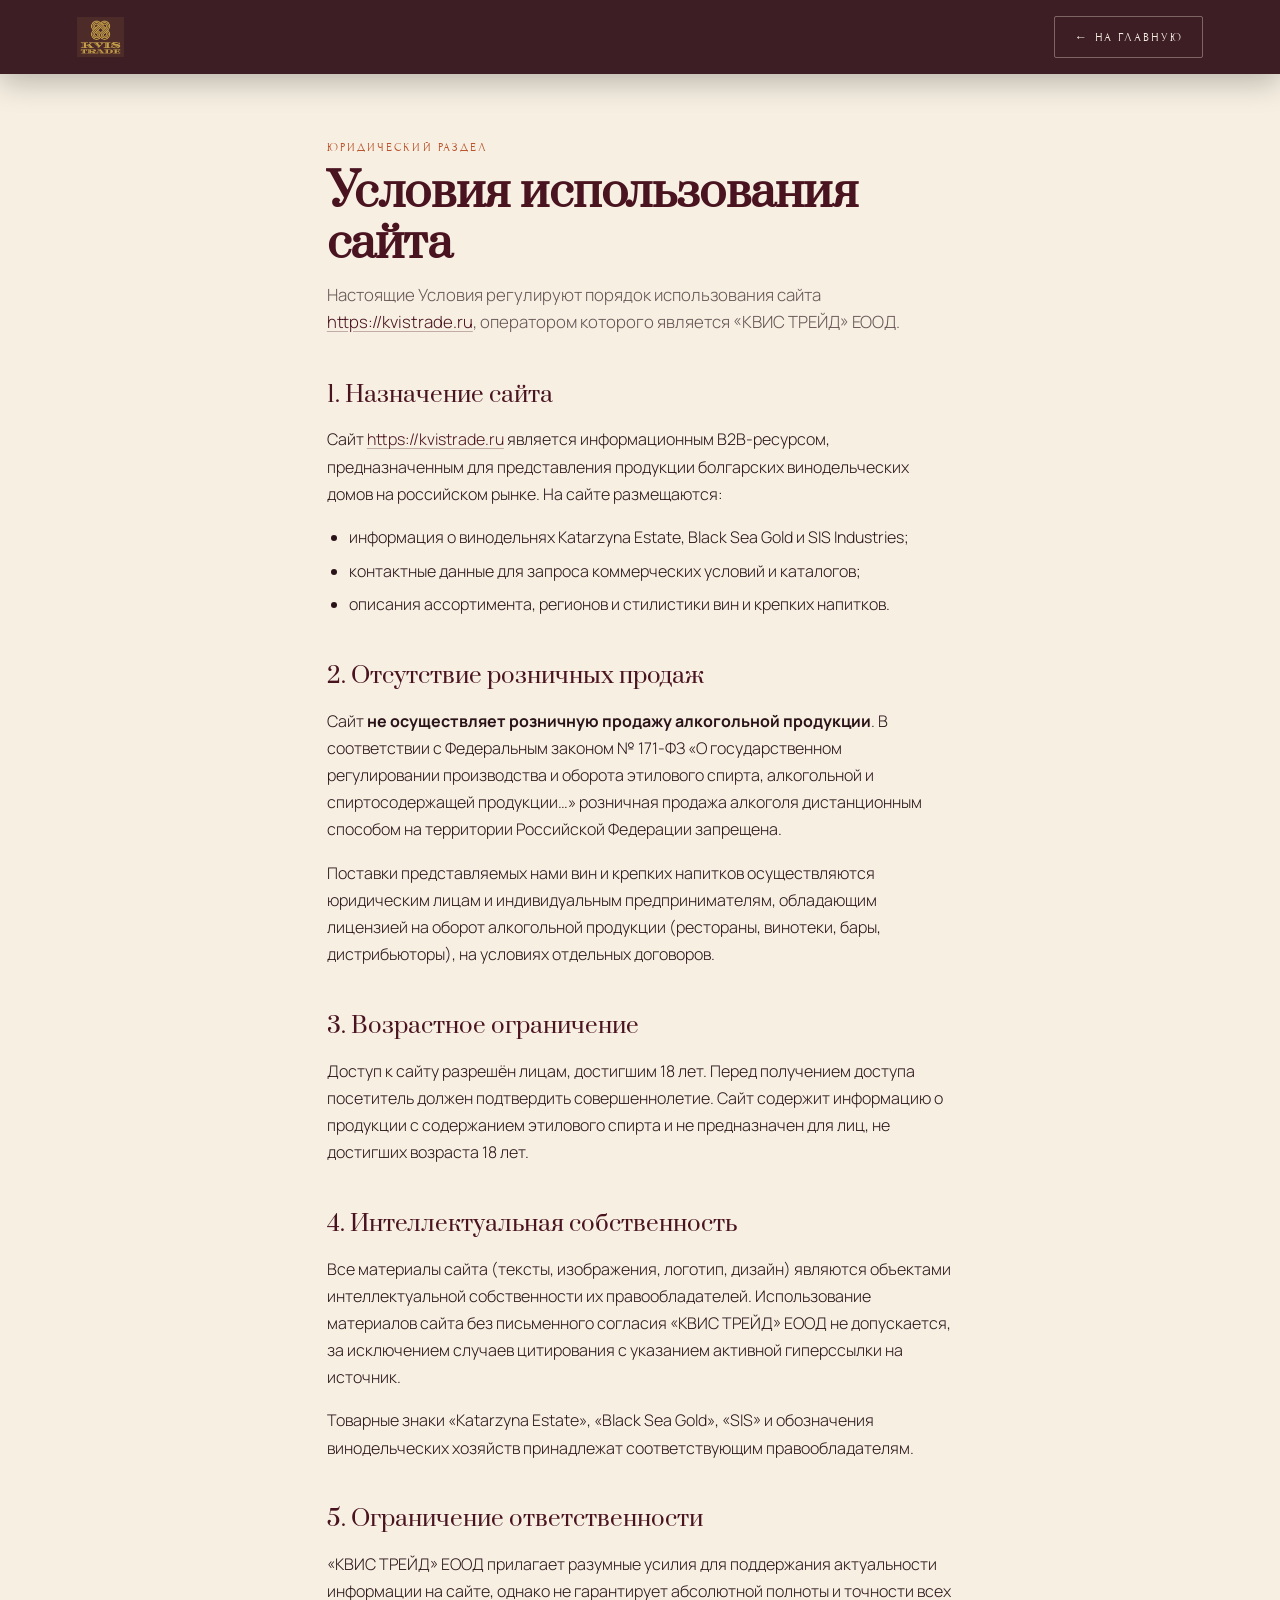
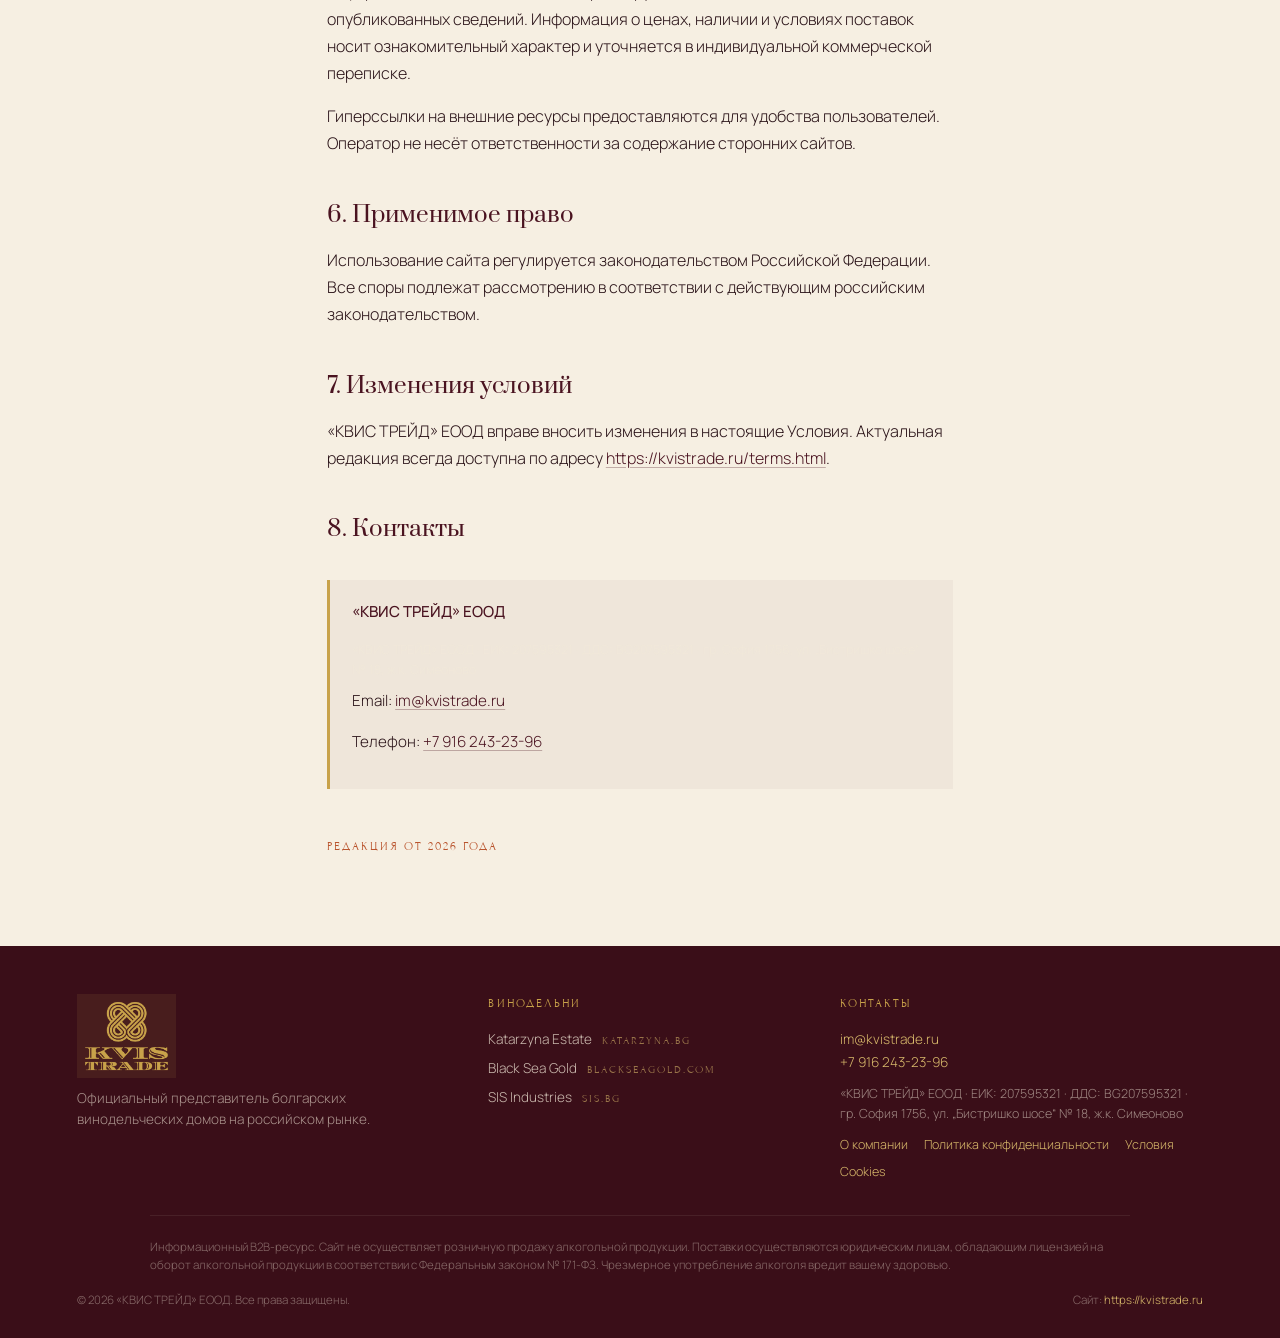
<file: terms.html>
<!DOCTYPE html>
<html lang="ru">
<head>
<meta charset="UTF-8">
<meta name="viewport" content="width=device-width, initial-scale=1.0">
<title>Условия использования — КВИС ТРЕЙД</title>
<meta name="description" content="Условия использования сайта https://kvistrade.ru. Информационный B2B-ресурс. Соответствие 171-ФЗ.">
<meta name="theme-color" content="#4a1320">
<meta name="robots" content="index,follow">
<link rel="canonical" href="https://kvistrade.ru/terms.html">
<link rel="icon" href="/favicon.ico" sizes="any">
<link rel="icon" type="image/png" sizes="32x32" href="/assets/logo/favicon-32.png">
<link rel="apple-touch-icon" href="/apple-touch-icon.png">
<meta name="yandex-verification" content="e7aa0bc7e6dbf47a">
<meta name="google-site-verification" content="googled2a53d5d5040e2c9">
<script type="application/ld+json">
[
  {
    "@context": "https://schema.org",
    "@type": "Organization",
    "@id": "https://kvistrade.ru/#org",
    "name": "КВИС ТРЕЙД",
    "legalName": "«КВИС ТРЕЙД» ЕООД",
    "url": "https://kvistrade.ru",
    "logo": "https://kvistrade.ru/assets/logo/favicon-512.png",
    "email": "im@kvistrade.ru",
    "telephone": "+7 916 243-23-96",
    "address": {
      "@type": "PostalAddress",
      "addressCountry": "BG",
      "streetAddress": "ул. „Бистришко шосе“ № 18, ж.к. Симеоново",
      "addressLocality": "София",
      "addressRegion": "р-н Витоша",
      "postalCode": "1756"
    },
    "foundingLocation": {
      "@type": "Country",
      "name": "Болгария"
    },
    "areaServed": {
      "@type": "Country",
      "name": "Россия"
    },
    "description": "Эксклюзивное представительство болгарских винодельческих домов на российском рынке: Katarzyna Estate, Black Sea Gold, SIS Industries. Премиум-вина и крепкие напитки напрямую от производителя.",
    "sameAs": [
      "https://katarzyna.bg",
      "https://blackseagold.com",
      "https://sis.bg"
    ],
    "taxID": "207595321",
    "identifier": {
      "@type": "PropertyValue",
      "propertyID": "EIK",
      "value": "207595321"
    },
    "vatID": "BG207595321",
    "foundingDate": "2023"
  },
  {
    "@context": "https://schema.org",
    "@type": "WebSite",
    "@id": "https://kvistrade.ru/#website",
    "url": "https://kvistrade.ru",
    "name": "КВИС ТРЕЙД",
    "publisher": {
      "@id": "https://kvistrade.ru/#org"
    },
    "inLanguage": "ru-RU"
  }
]
</script>
<link rel="preconnect" href="https://fonts.googleapis.com">
<link rel="preconnect" href="https://fonts.gstatic.com" crossorigin>
<link href="https://fonts.googleapis.com/css2?family=Prata&family=Forum&family=Manrope:wght@300;400;500;600&display=swap" rel="stylesheet">
<style>
:root{
  --wine:#4a1320;--wine-deep:#3a0e18;--terra:#b9542d;--gold:#c8a24a;
  --gold-soft:#d8b96b;--cream:#f6efe2;--ink:#2a1318;
}
*{box-sizing:border-box;margin:0;padding:0}
html,body{background:var(--cream);color:var(--ink);font-family:'Manrope',sans-serif;font-weight:300;line-height:1.7}
a{color:var(--wine);text-decoration:underline;text-decoration-color:rgba(74,19,32,.3);text-underline-offset:3px}
a:hover{color:var(--terra)}
nav.legal-nav{background:rgba(46,12,21,.92);backdrop-filter:blur(10px);
  display:flex;align-items:center;justify-content:space-between;
  padding:1rem 6vw;position:sticky;top:0;z-index:100;
  box-shadow:0 8px 30px rgba(0,0,0,.25)}
nav.legal-nav .brand-logo{height:40px;width:auto}
nav.legal-nav a.back{color:var(--cream);text-decoration:none;font-family:'Forum',serif;
  letter-spacing:.18em;text-transform:uppercase;font-size:.78rem;border:1px solid rgba(243,233,216,.35);
  padding:.6rem 1.2rem;border-radius:2px;transition:.25s}
nav.legal-nav a.back:hover{border-color:var(--gold);color:var(--gold-soft)}
main{max-width:780px;margin:0 auto;padding:4rem 6vw 5rem}
main h1{font-family:'Prata',serif;font-size:clamp(2rem,4.5vw,2.8rem);line-height:1.15;
  color:var(--wine);margin-bottom:.7rem;letter-spacing:-.01em}
main .lede{font-size:1.05rem;color:rgba(42,19,24,.7);margin-bottom:2.5rem;line-height:1.6}
main h2{font-family:'Prata',serif;font-size:1.4rem;color:var(--wine);margin:2.4rem 0 .8rem;font-weight:400}
main p{margin-bottom:1rem}
main ul,main ol{margin:.8rem 0 1.2rem 1.4rem}
main li{margin-bottom:.4rem}
main .meta{font-family:'Forum',serif;letter-spacing:.18em;text-transform:uppercase;font-size:.72rem;
  color:var(--terra);margin-bottom:.6rem}
main .contact-box{background:rgba(74,19,32,.04);border-left:3px solid var(--gold);
  padding:1.2rem 1.4rem;margin:2rem 0;font-size:.95rem;line-height:1.6}
main .contact-box strong{color:var(--wine);font-weight:500}
footer{background:var(--wine-deep);color:rgba(243,233,216,.6);padding:3rem 6vw 1.8rem;
  font-size:.85rem;font-weight:300}
.footer-grid{display:grid;grid-template-columns:1.2fr 1fr 1.2fr;gap:2.5rem 3rem;align-items:start;max-width:1400px;margin:0 auto}
footer a{color:var(--gold-soft);text-decoration:none;border:none}
footer a:hover{opacity:.8}
.brand-logo{display:block;height:84px;width:auto}
.footer-col h4{font-family:'Forum',serif;letter-spacing:.18em;text-transform:uppercase;
  font-size:.72rem;color:var(--gold);margin-bottom:.9rem;font-weight:400}
.footer-tag{margin-top:.6rem;line-height:1.55}
.footer-partners a{display:block;margin-bottom:.35rem;color:rgba(243,233,216,.78)}
.footer-partners a span{color:var(--gold-soft);font-family:'Forum',serif;font-size:.7rem;
  letter-spacing:.18em;text-transform:uppercase;margin-left:.4rem;opacity:.6}
.footer-legal{margin-top:.6rem;line-height:1.6;font-size:.78rem;color:rgba(243,233,216,.55)}
.footer-social{display:flex;gap:.7rem;margin-top:1.1rem}
.social-link{width:34px;height:34px;border:1px solid rgba(200,162,74,.35);border-radius:50%;
  display:inline-flex;align-items:center;justify-content:center;color:var(--gold-soft);transition:.25s}
.social-link:hover{background:var(--gold);color:var(--wine-deep);border-color:var(--gold)}
.social-link svg{width:14px;height:14px}
.footer-links{margin-top:.6rem;display:flex;flex-wrap:wrap;gap:.4rem 1rem;font-size:.78rem}
.footer-disclaimer{margin-top:2rem;padding-top:1.4rem;border-top:1px solid rgba(243,233,216,.08);
  font-size:.72rem;line-height:1.55;color:rgba(243,233,216,.42);max-width:980px;margin-left:auto;margin-right:auto}
.footer-bottom{margin-top:1rem;display:flex;justify-content:space-between;flex-wrap:wrap;gap:.6rem;
  font-size:.72rem;color:rgba(243,233,216,.42);max-width:1400px;margin-left:auto;margin-right:auto}
@media(max-width:860px){.footer-grid{grid-template-columns:1fr;gap:1.6rem}.brand-logo{height:64px}}
</style>
</head>
<body>

<nav class="legal-nav">
  <img class="brand-logo" src="assets/logo/kvis-trade-gold.png" alt="КВИС ТРЕЙД">
  <a class="back" href="/">← На главную</a>
</nav>

<main>
  <div class="meta">Юридический раздел</div>
  <h1>Условия использования сайта</h1>
  <p class="lede">Настоящие Условия регулируют порядок использования сайта <a href="https://kvistrade.ru/">https://kvistrade.ru</a>, оператором которого является «КВИС ТРЕЙД» ЕООД.</p>

  <h2>1. Назначение сайта</h2>
  <p>Сайт <a href="https://kvistrade.ru/">https://kvistrade.ru</a> является информационным B2B-ресурсом, предназначенным для представления продукции болгарских винодельческих домов на российском рынке. На сайте размещаются:</p>
  <ul>
    <li>информация о винодельнях Katarzyna Estate, Black Sea Gold и SIS Industries;</li>
    <li>контактные данные для запроса коммерческих условий и каталогов;</li>
    <li>описания ассортимента, регионов и стилистики вин и крепких напитков.</li>
  </ul>

  <h2>2. Отсутствие розничных продаж</h2>
  <p>Сайт <strong>не осуществляет розничную продажу алкогольной продукции</strong>. В соответствии с Федеральным законом № 171-ФЗ «О государственном регулировании производства и оборота этилового спирта, алкогольной и спиртосодержащей продукции…» розничная продажа алкоголя дистанционным способом на территории Российской Федерации запрещена.</p>
  <p>Поставки представляемых нами вин и крепких напитков осуществляются юридическим лицам и индивидуальным предпринимателям, обладающим лицензией на оборот алкогольной продукции (рестораны, винотеки, бары, дистрибьюторы), на условиях отдельных договоров.</p>

  <h2>3. Возрастное ограничение</h2>
  <p>Доступ к сайту разрешён лицам, достигшим 18 лет. Перед получением доступа посетитель должен подтвердить совершеннолетие. Сайт содержит информацию о продукции с содержанием этилового спирта и не предназначен для лиц, не достигших возраста 18 лет.</p>

  <h2>4. Интеллектуальная собственность</h2>
  <p>Все материалы сайта (тексты, изображения, логотип, дизайн) являются объектами интеллектуальной собственности их правообладателей. Использование материалов сайта без письменного согласия «КВИС ТРЕЙД» ЕООД не допускается, за исключением случаев цитирования с указанием активной гиперссылки на источник.</p>
  <p>Товарные знаки «Katarzyna Estate», «Black Sea Gold», «SIS» и обозначения винодельческих хозяйств принадлежат соответствующим правообладателям.</p>

  <h2>5. Ограничение ответственности</h2>
  <p>«КВИС ТРЕЙД» ЕООД прилагает разумные усилия для поддержания актуальности информации на сайте, однако не гарантирует абсолютной полноты и точности всех опубликованных сведений. Информация о ценах, наличии и условиях поставок носит ознакомительный характер и уточняется в индивидуальной коммерческой переписке.</p>
  <p>Гиперссылки на внешние ресурсы предоставляются для удобства пользователей. Оператор не несёт ответственности за содержание сторонних сайтов.</p>

  <h2>6. Применимое право</h2>
  <p>Использование сайта регулируется законодательством Российской Федерации. Все споры подлежат рассмотрению в соответствии с действующим российским законодательством.</p>

  <h2>7. Изменения условий</h2>
  <p>«КВИС ТРЕЙД» ЕООД вправе вносить изменения в настоящие Условия. Актуальная редакция всегда доступна по адресу <a href="https://kvistrade.ru/terms.html">https://kvistrade.ru/terms.html</a>.</p>

  <h2>8. Контакты</h2>
  <div class="contact-box">
    <p><strong>«КВИС ТРЕЙД» ЕООД</strong></p>
    <div class="footer-legal">«КВИС ТРЕЙД» ЕООД · ЕИК: 207595321 · ДДС: BG207595321 · гр. София 1756, ул. „Бистришко шосе“ № 18, ж.к. Симеоново</div>
    <p style="margin-top:.6rem">Email: <a href="mailto:im@kvistrade.ru">im@kvistrade.ru</a></p>
    <p>Телефон: <a href="tel:+79162432396">+7 916 243-23-96</a></p>
  </div>

  <p class="meta" style="margin-top:3rem">Редакция от 2026 года</p>
</main>

<footer>
  <div class="footer-grid">
    <div class="footer-col">
      <img class="brand-logo" src="assets/logo/kvis-trade-gold.png" alt="КВИС ТРЕЙД">
      <div class="footer-tag">Официальный представитель болгарских винодельческих домов на российском рынке.</div>
      
    </div>
    <div class="footer-col">
      <h4>Винодельни</h4>
      <div class="footer-partners">
        <a href="https://katarzyna.bg" target="_blank" rel="noopener">Katarzyna Estate <span>katarzyna.bg</span></a>
        <a href="https://blackseagold.com" target="_blank" rel="noopener">Black Sea Gold <span>blackseagold.com</span></a>
        <a href="https://sis.bg" target="_blank" rel="noopener">SIS Industries <span>sis.bg</span></a>
      </div>
    </div>
    <div class="footer-col">
      <h4>Контакты</h4>
      <a href="mailto:im@kvistrade.ru">im@kvistrade.ru</a><br>
      <a href="tel:+79162432396">+7 916 243-23-96</a>
      <div class="footer-legal">«КВИС ТРЕЙД» ЕООД · ЕИК: 207595321 · ДДС: BG207595321 · гр. София 1756, ул. „Бистришко шосе“ № 18, ж.к. Симеоново</div>
      <div class="footer-links">
        <a href="/about.html">О компании</a>
        <a href="/privacy.html">Политика конфиденциальности</a>
        <a href="/terms.html">Условия</a>
        <a href="/cookie.html">Cookies</a>
      </div>
    </div>
  </div>
  <div class="footer-disclaimer">
    Информационный B2B-ресурс. Сайт не осуществляет розничную продажу алкогольной продукции.
    Поставки осуществляются юридическим лицам, обладающим лицензией на оборот алкогольной продукции
    в соответствии с Федеральным законом № 171-ФЗ. Чрезмерное употребление алкоголя вредит вашему здоровью.
  </div>
  <div class="footer-bottom">
    <div>© 2026 «КВИС ТРЕЙД» ЕООД. Все права защищены.</div>
    <div>Сайт: <a href="https://kvistrade.ru/">https://kvistrade.ru</a></div>
  </div>
</footer>

</body>
</html>
</file>
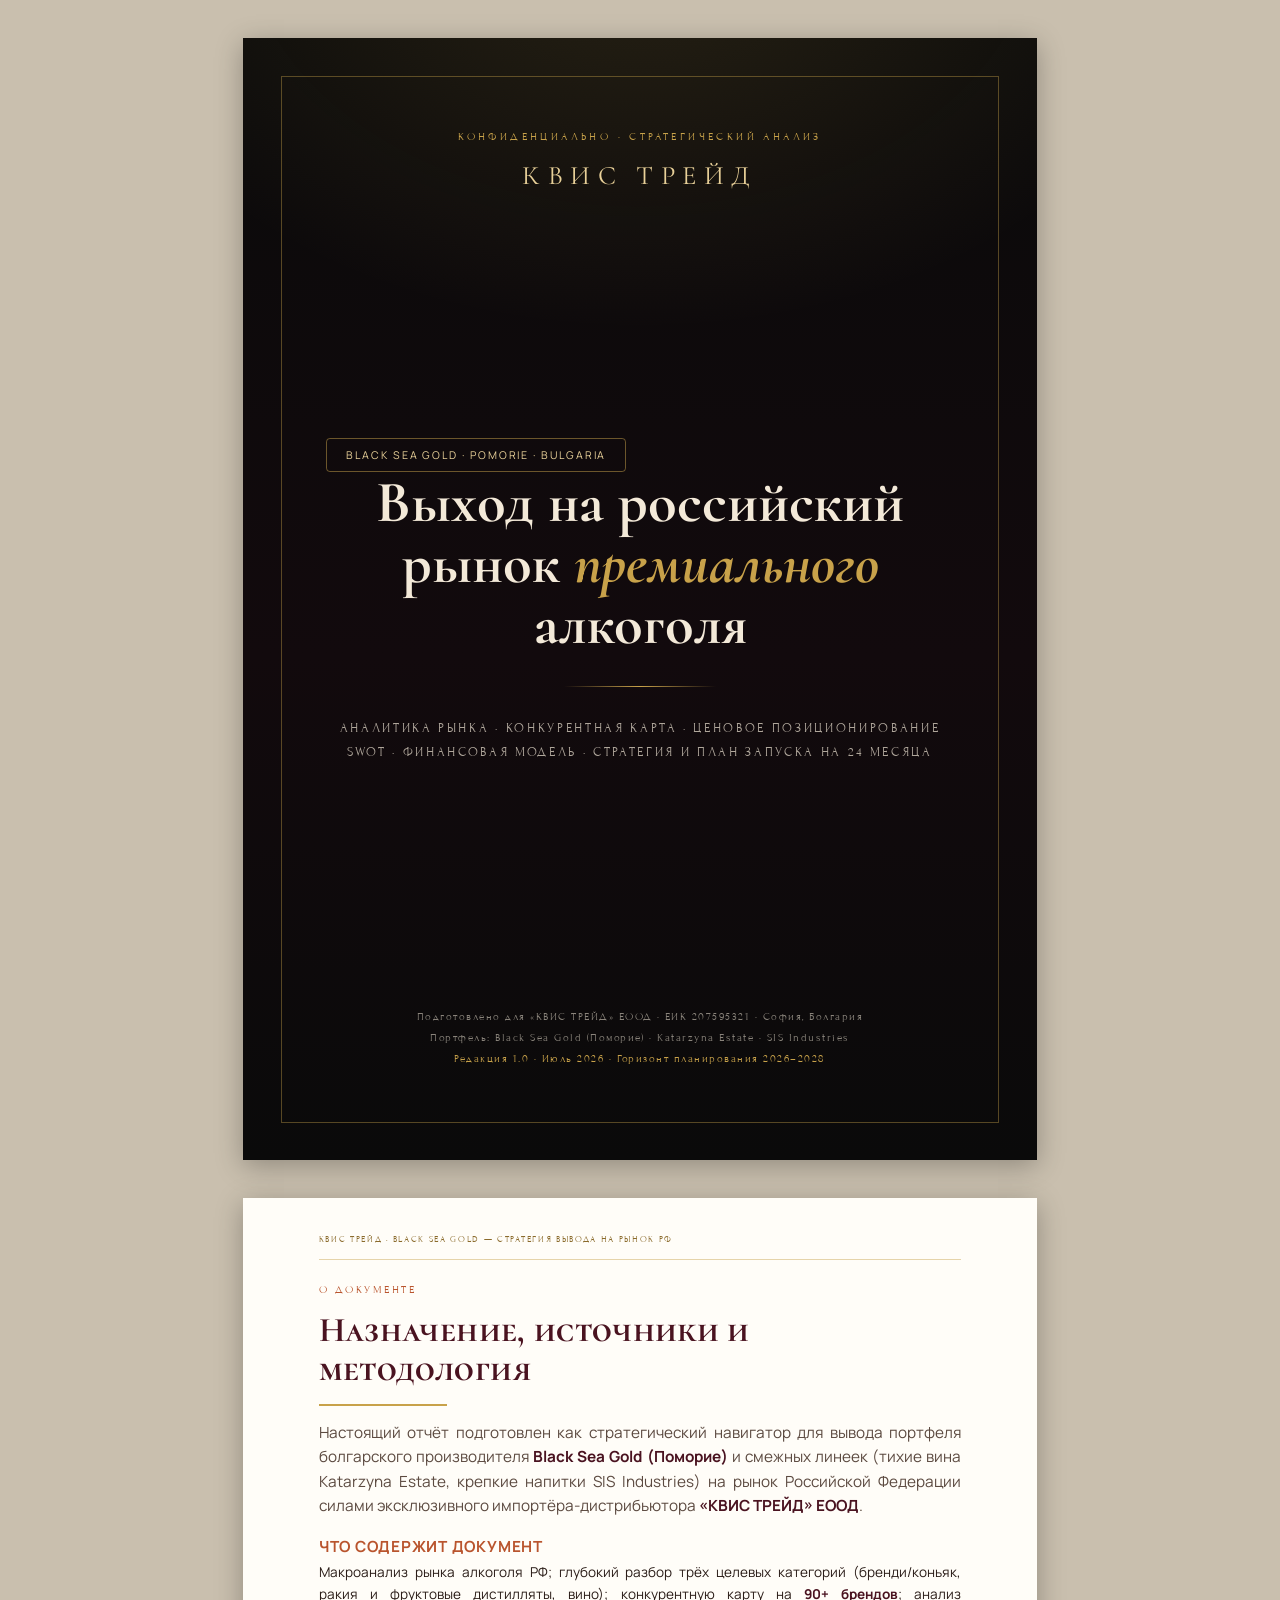
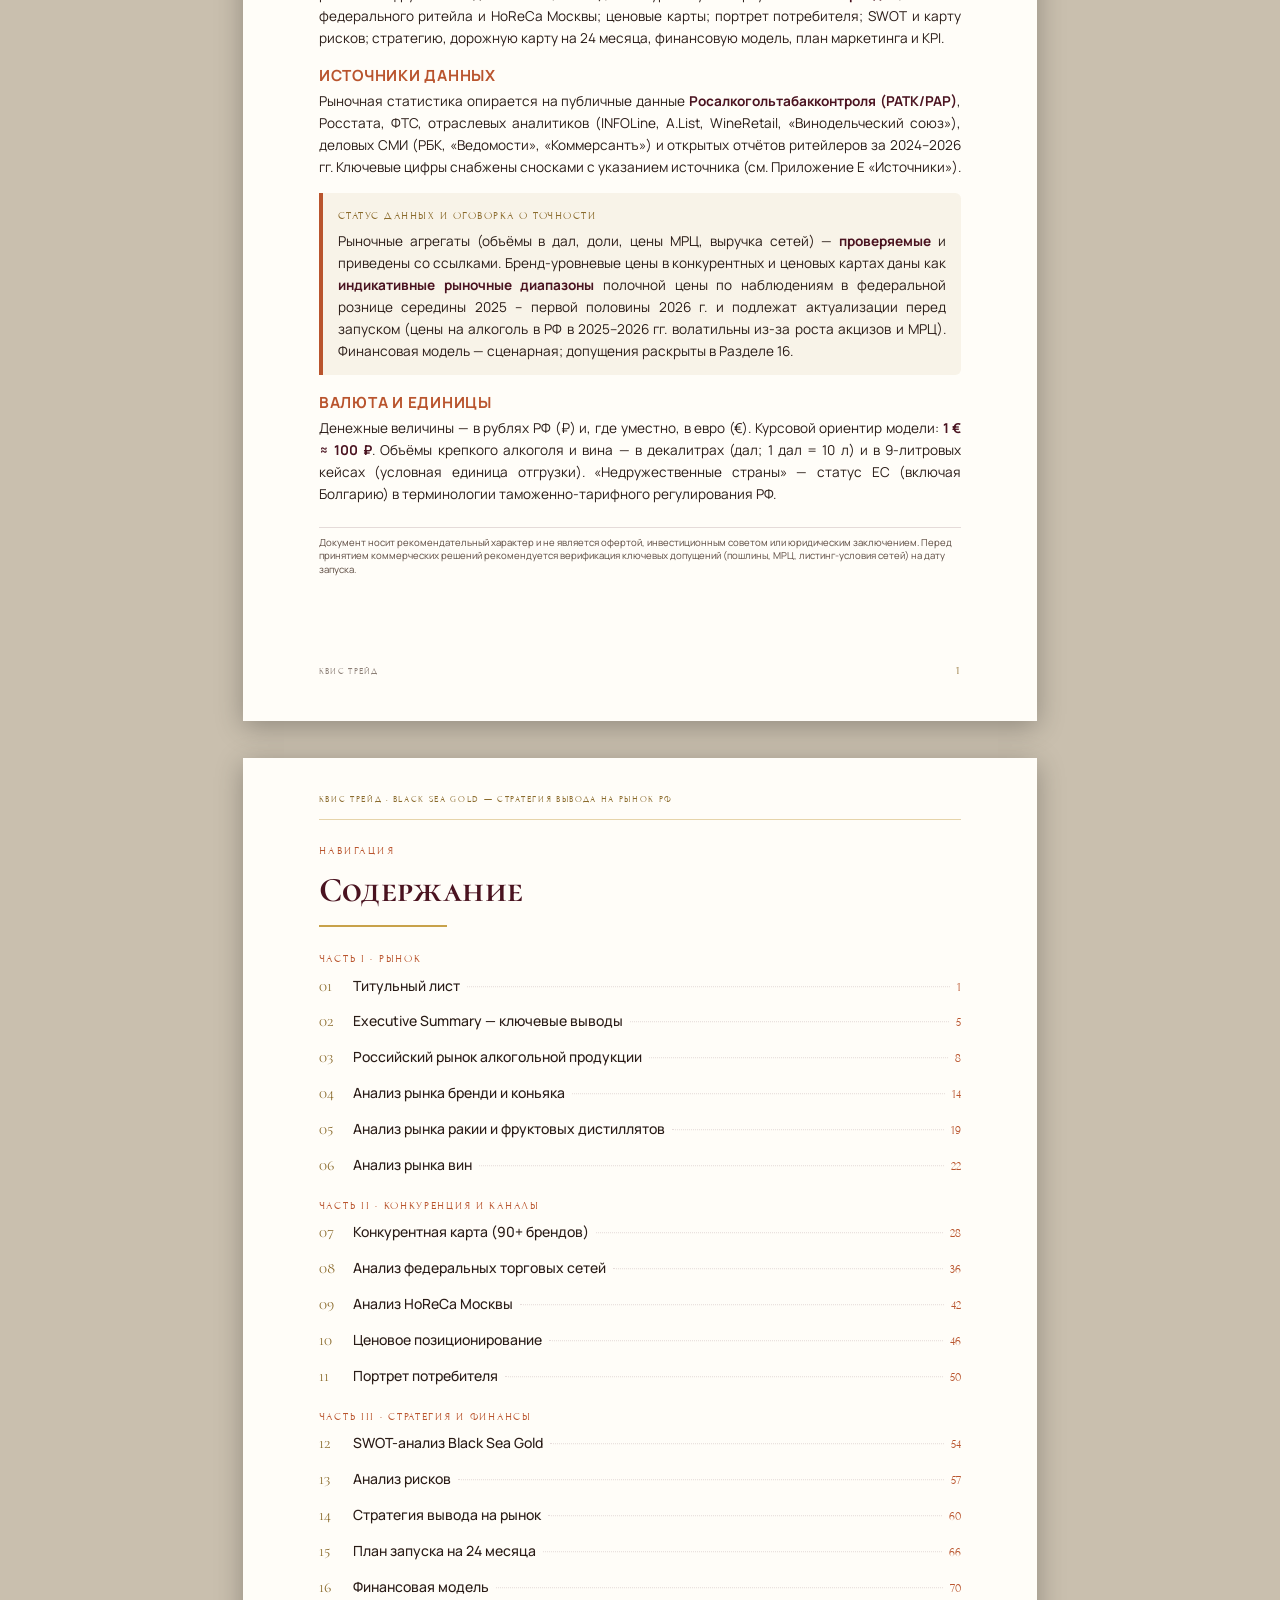
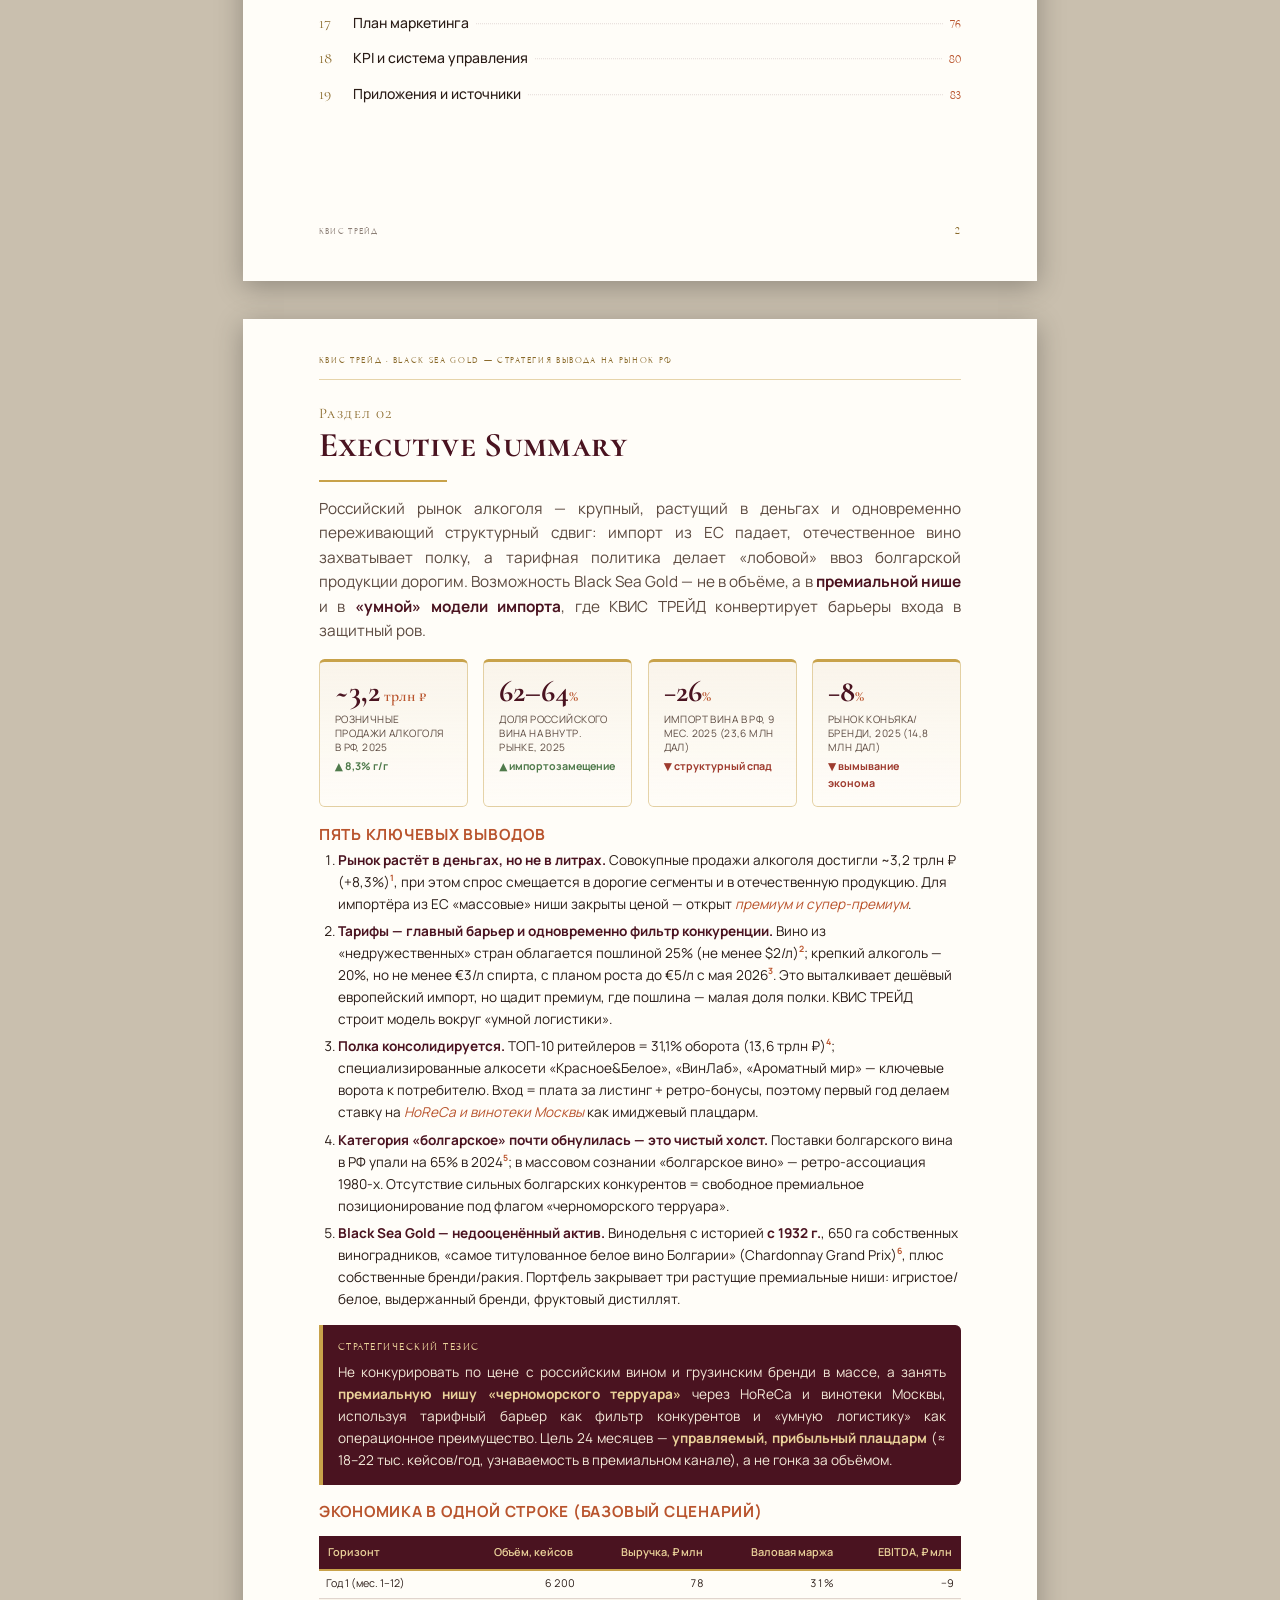
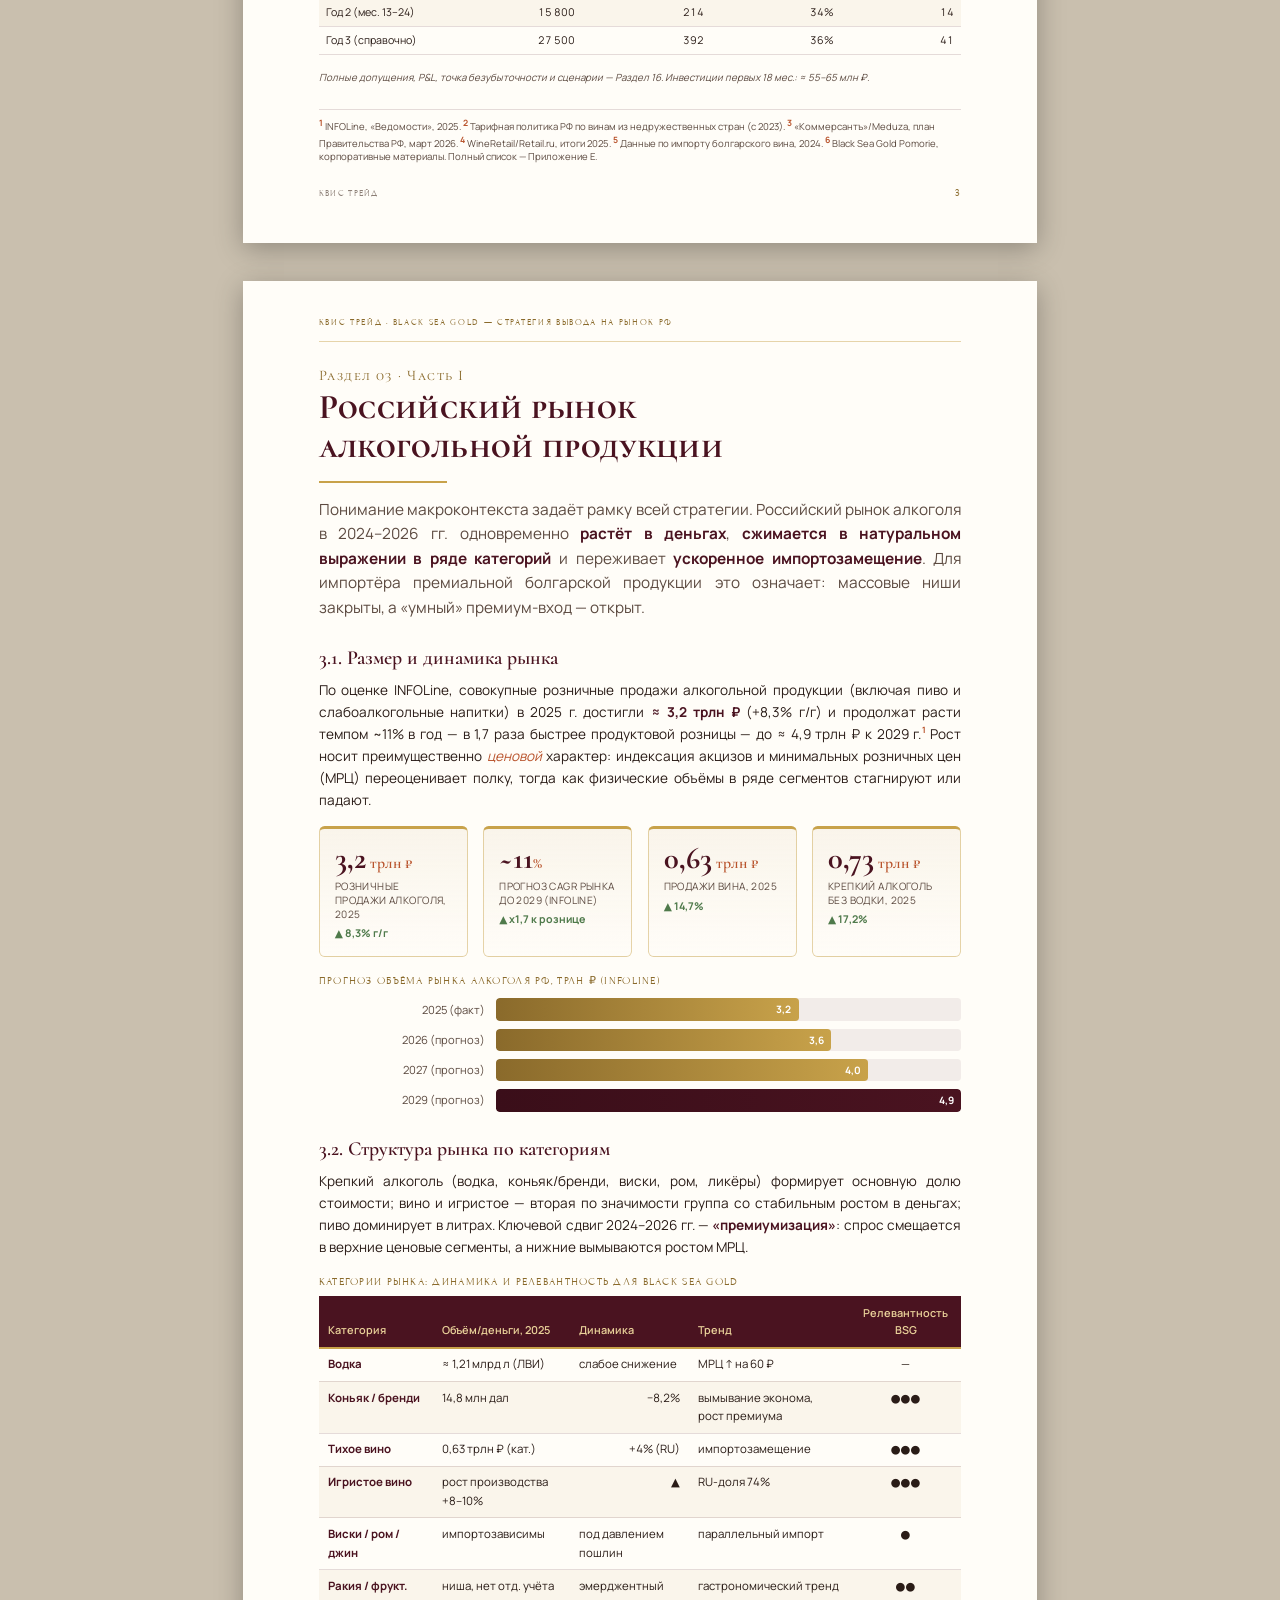
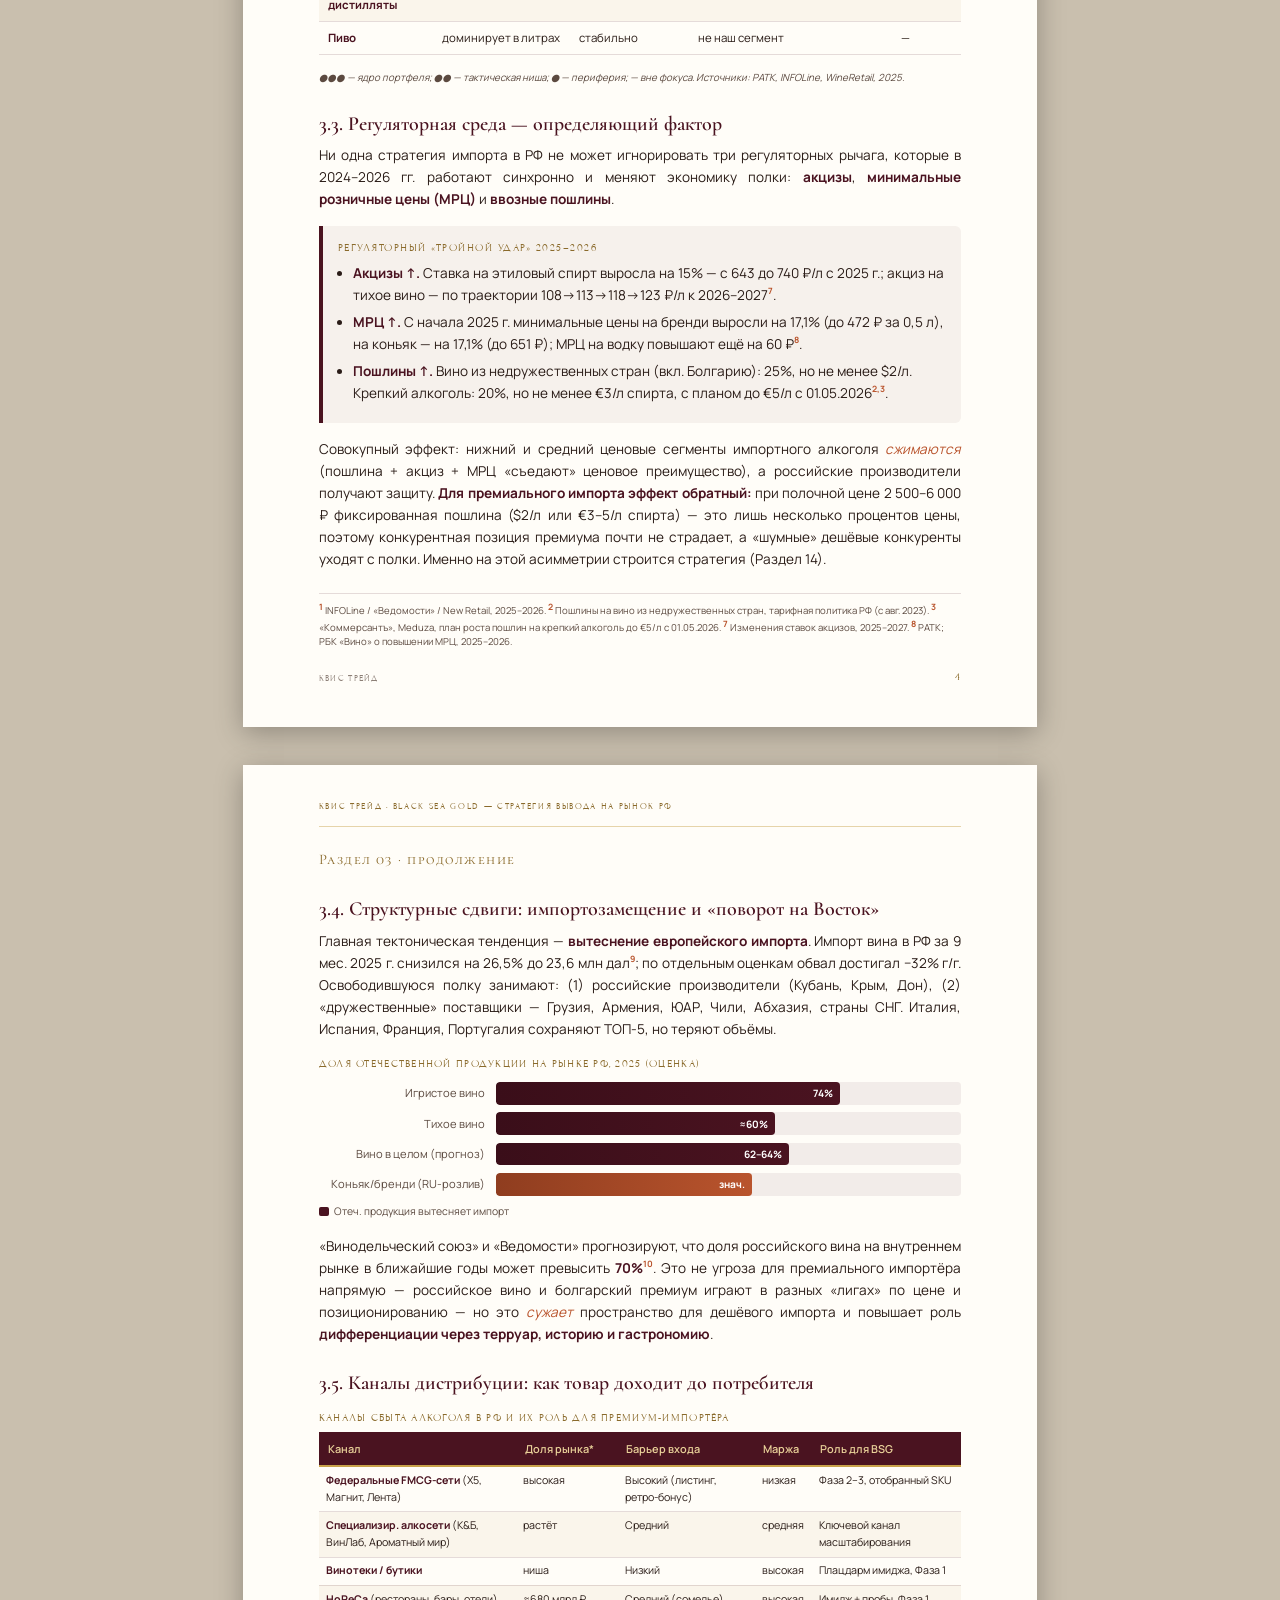
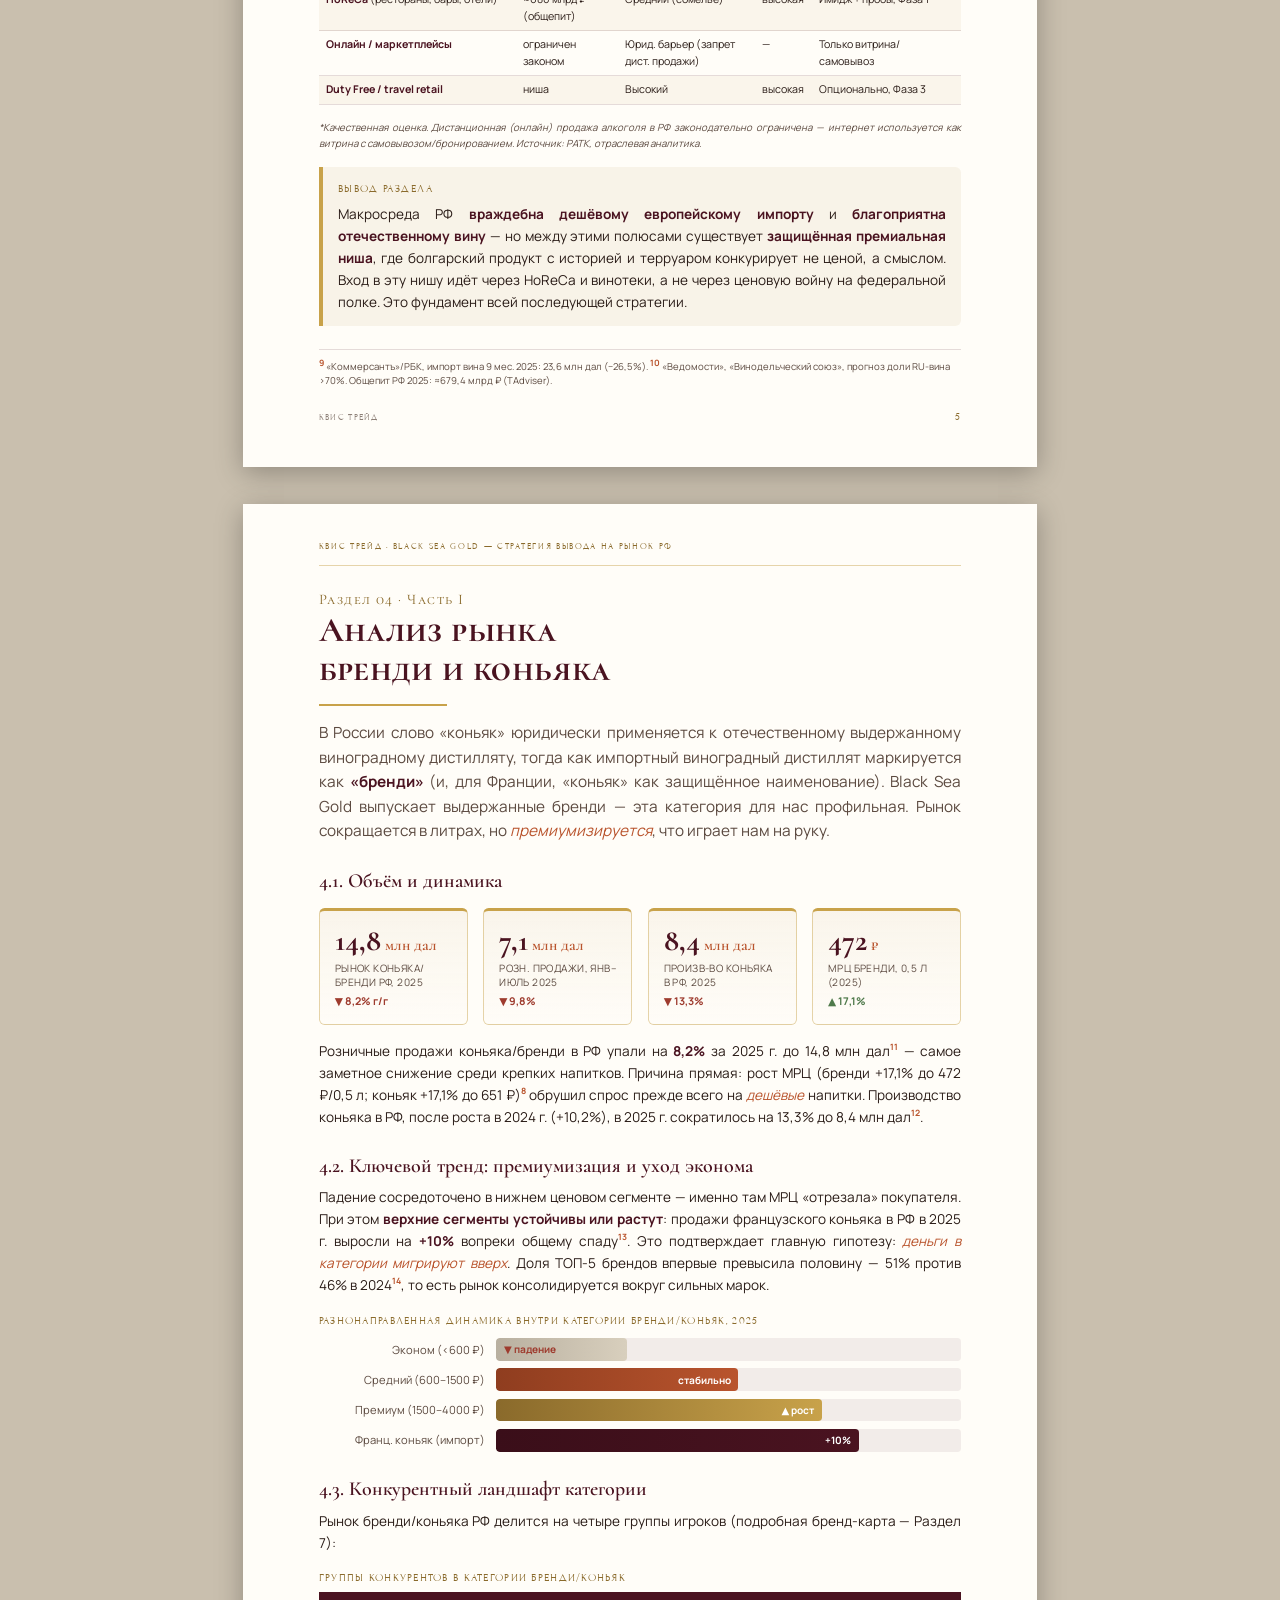
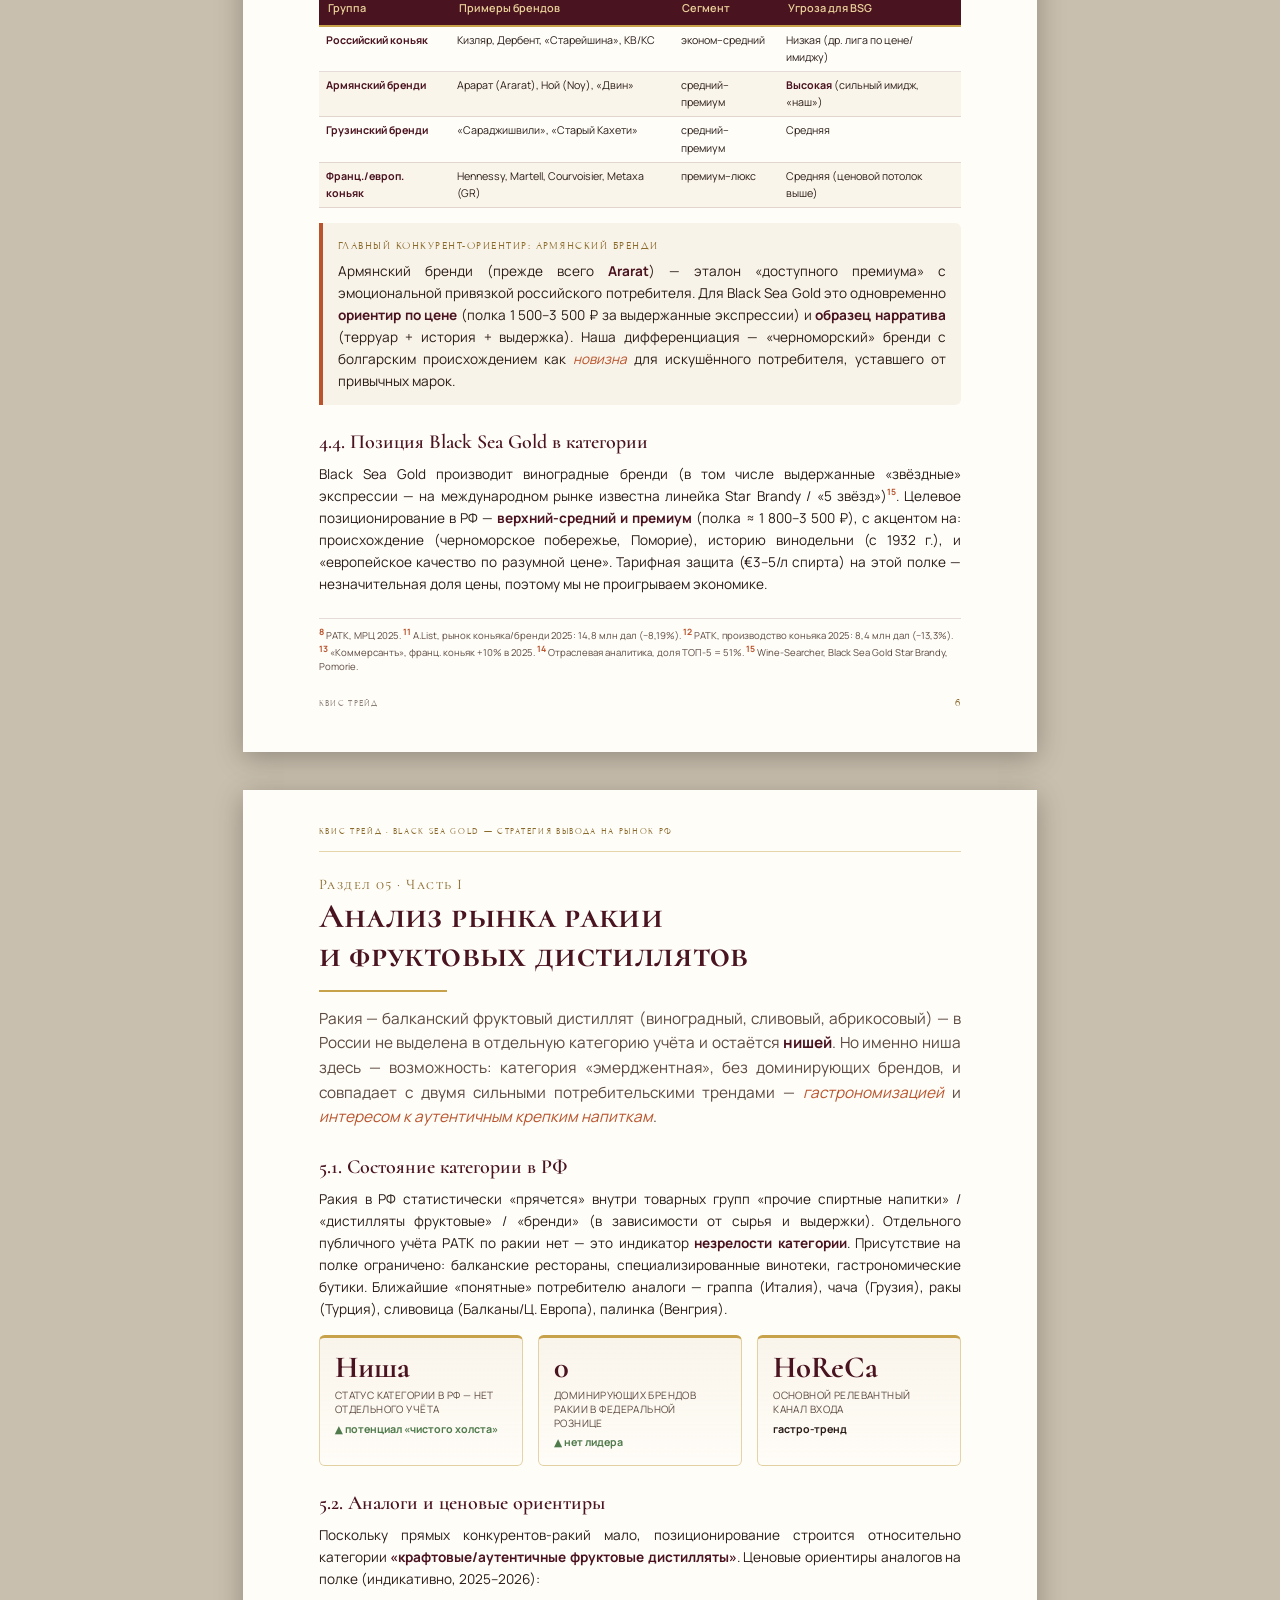
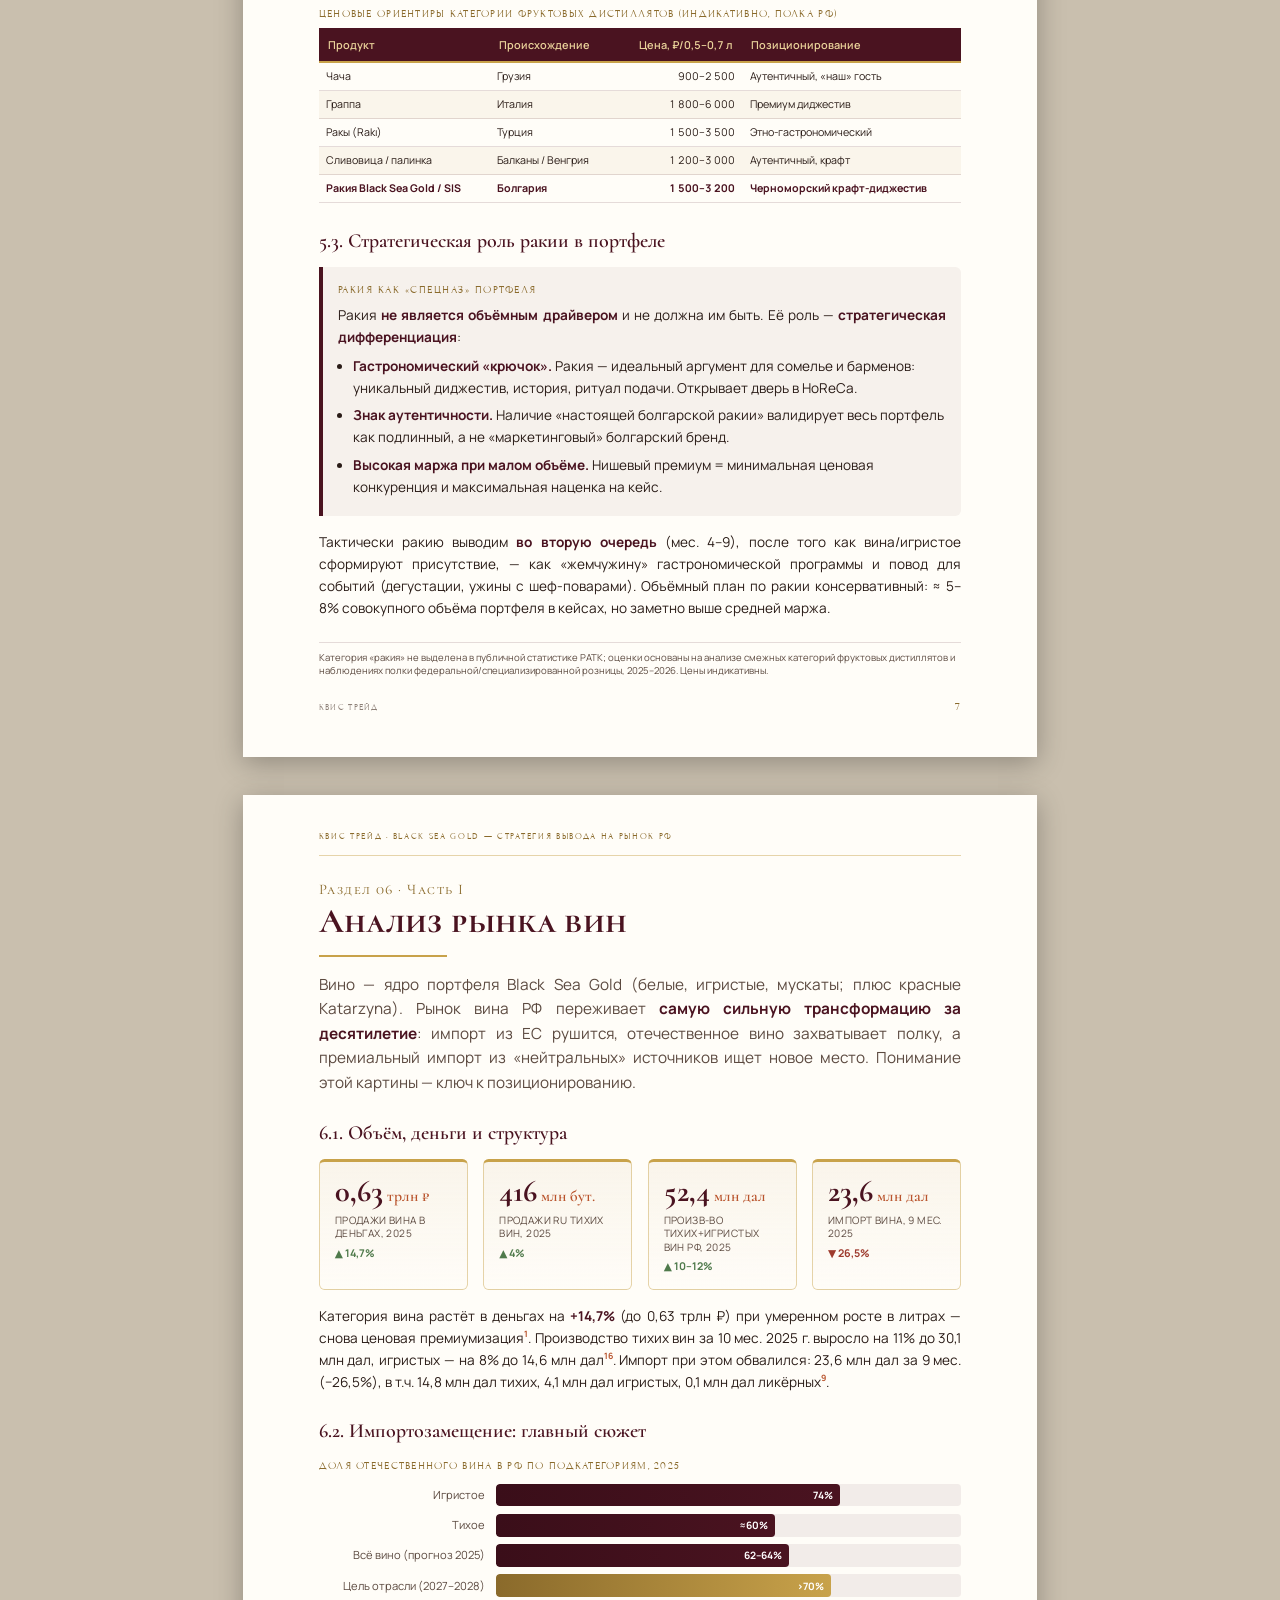
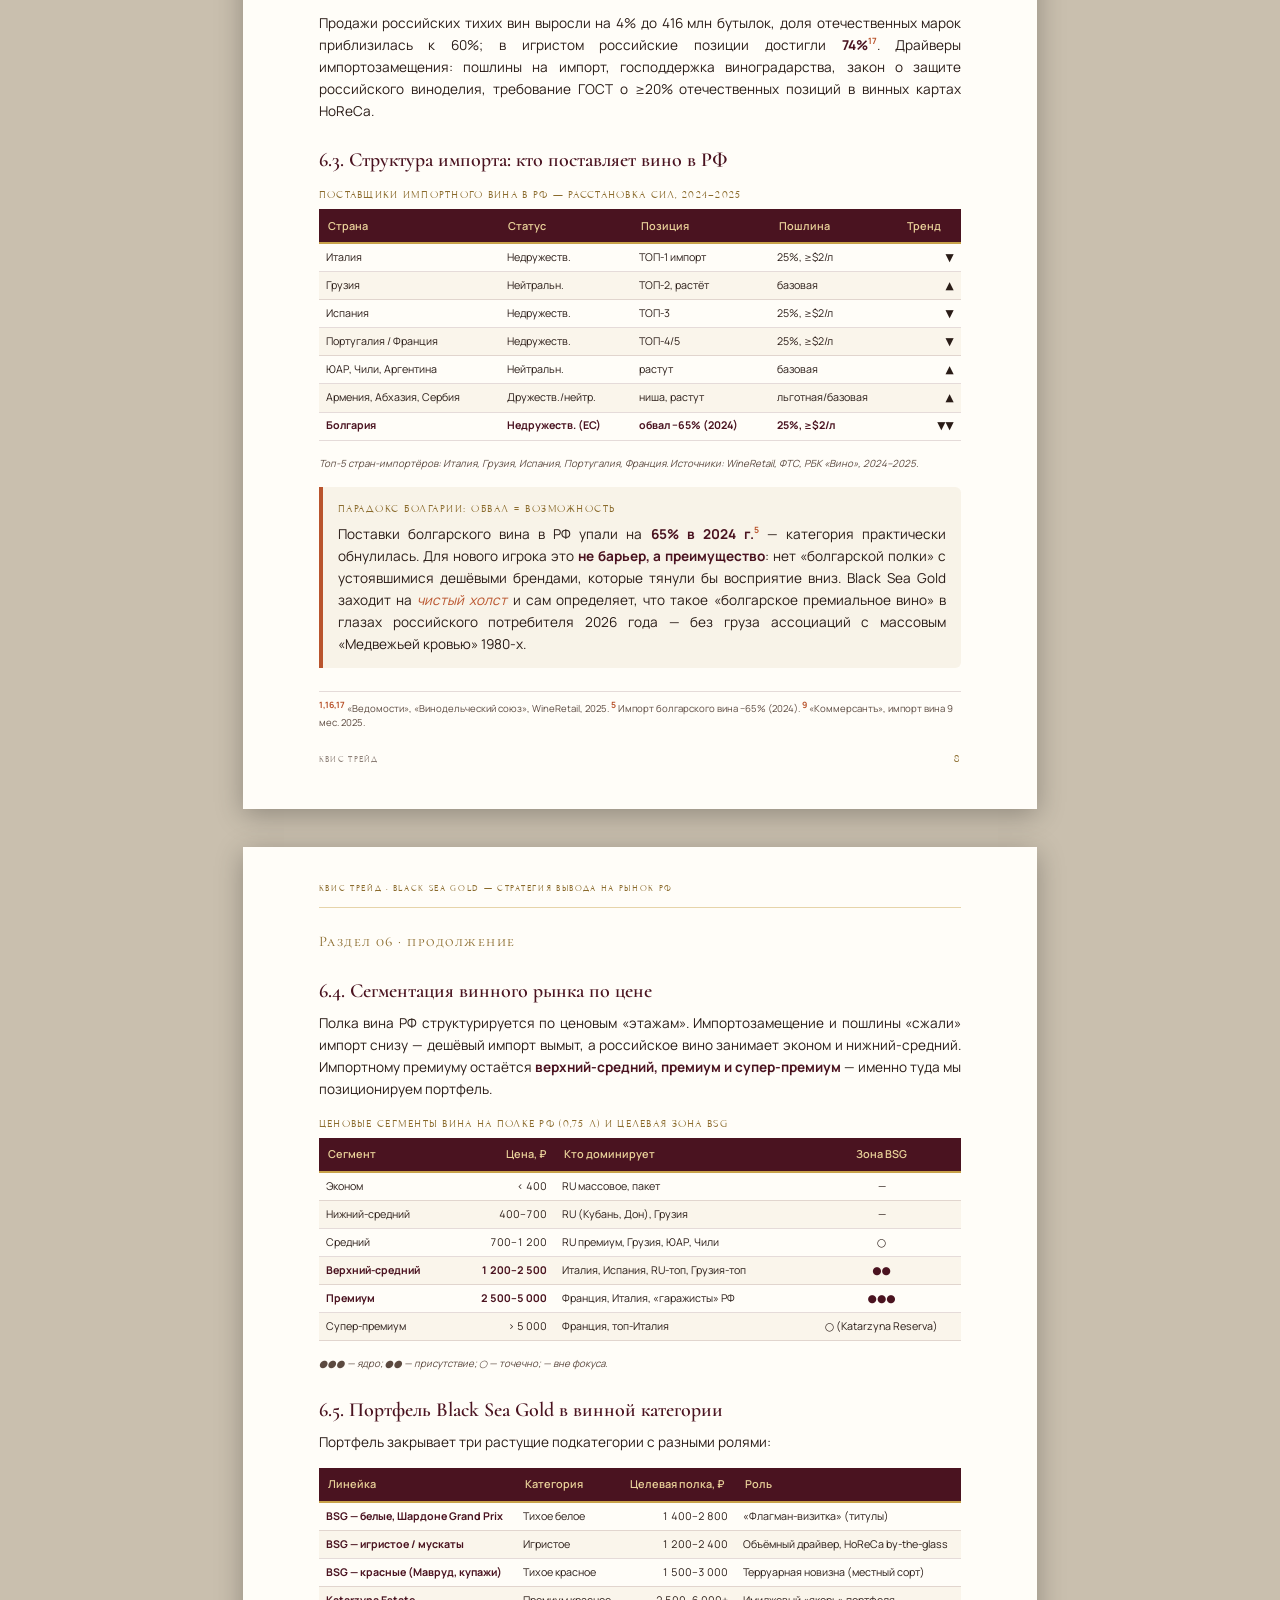
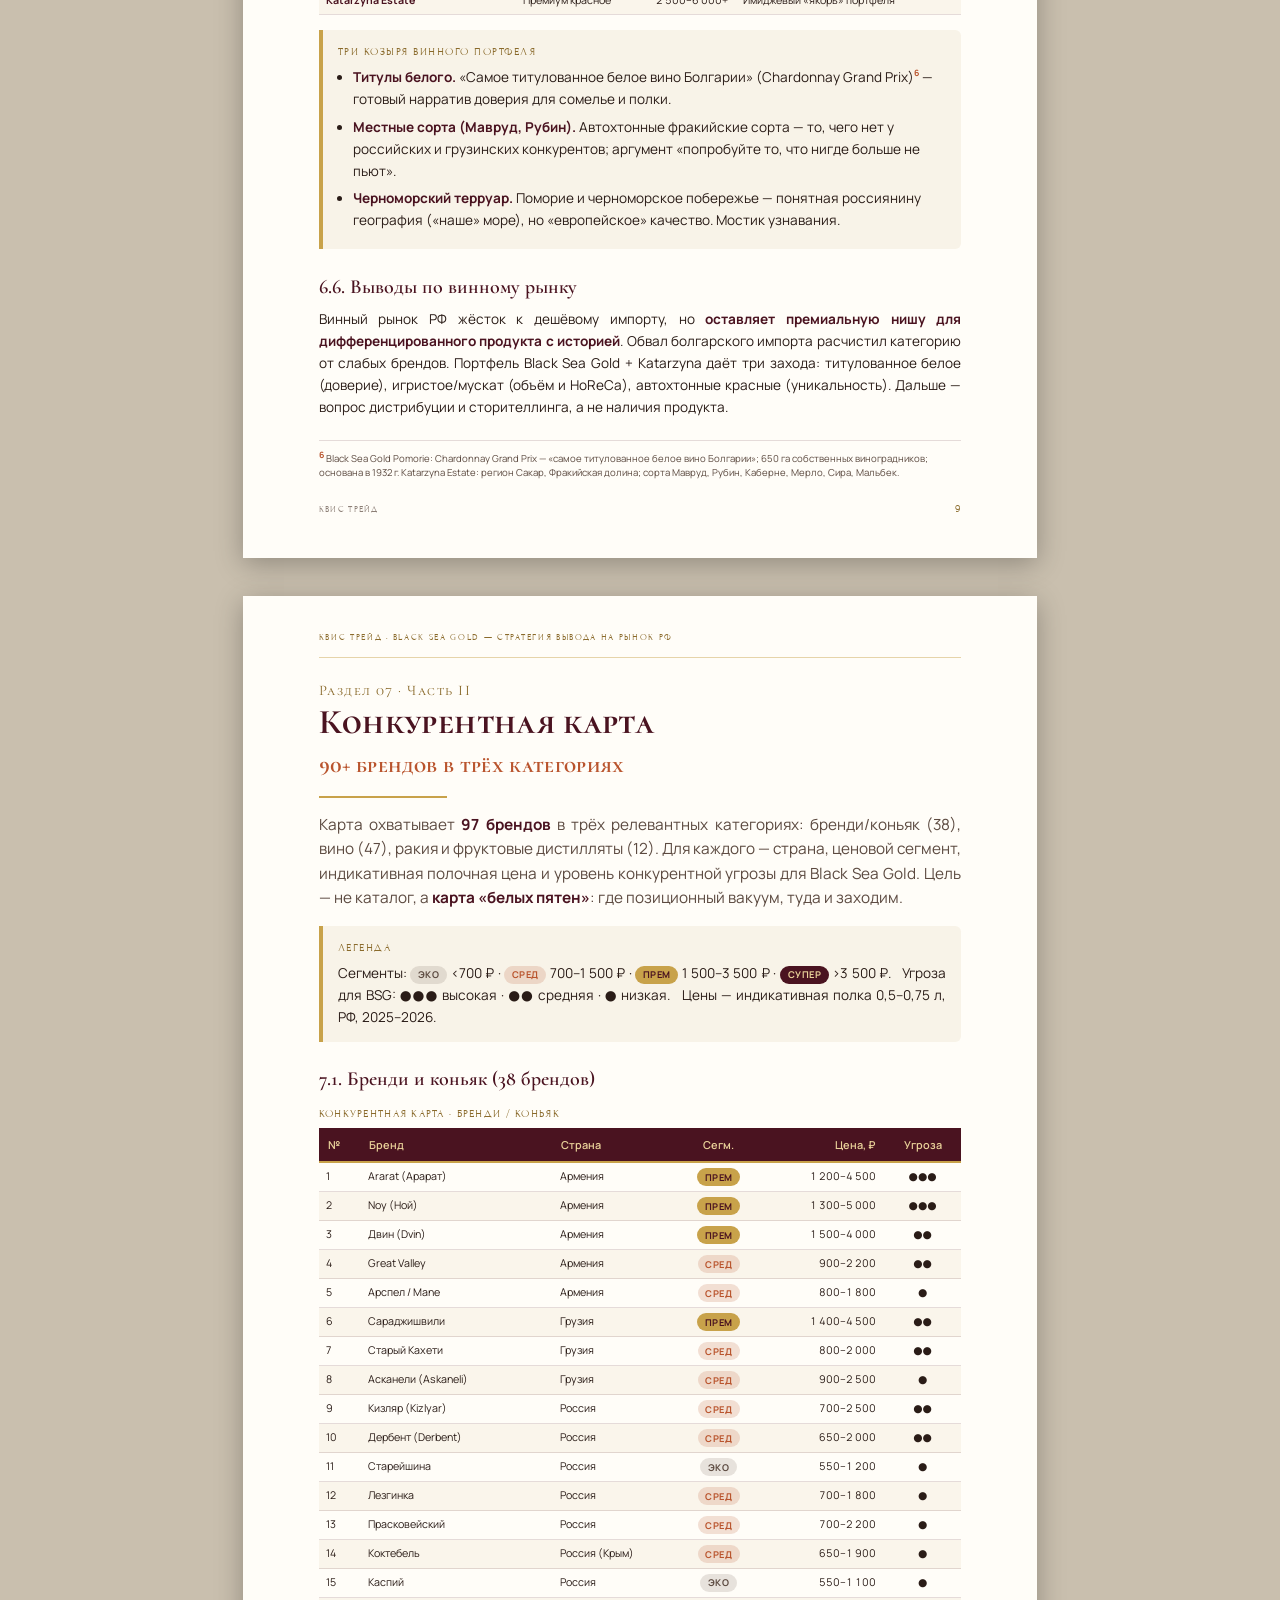
<file: report/black-sea-gold-market-report.html>
<!DOCTYPE html>
<html lang="ru">
<head>
<meta charset="UTF-8">
<meta name="viewport" content="width=device-width, initial-scale=1.0">
<title>Black Sea Gold · Стратегия вывода на рынок РФ — КВИС ТРЕЙД</title>
<meta name="description" content="Стратегический анализ российского рынка алкогольной продукции и план вывода портфеля Black Sea Gold. Подготовлено для «КВИС ТРЕЙД» ЕООД.">
<style>
@import url('https://fonts.googleapis.com/css2?family=Cormorant:ital,wght@0,400;0,500;0,600;0,700;1,400&family=Cormorant+SC:wght@500;600;700&family=Manrope:wght@300;400;500;600;700;800&family=Forum&display=swap');

/* ============================================================
   BLACK SEA GOLD — MARKET ENTRY REPORT
   Фирменный стиль КВИС ТРЕЙД: бордо · терракота · золото · пергамент
   ============================================================ */

:root{
  --bordo:#4a1320;
  --bordo-deep:#3a0e19;
  --terra:#b9542d;
  --gold:#c8a24a;
  --gold-light:#e9d199;
  --gold-dark:#8a6a2b;
  --parchment:#f6efe2;
  --cream:#f3e9d8;
  --ink:#2a1c17;
  --ink-soft:#5c4a40;
  --paper:#fffdf8;
  --line:rgba(74,19,32,0.14);
  --line-gold:rgba(200,162,74,0.45);
  --black:#0a0a0a;
  --card:#15151a;
  --pos:#4f7a4b;
  --neg:#9e3b2e;
  --warn:#b9542d;
  --shadow:0 8px 30px rgba(42,28,23,0.10);
}

*{box-sizing:border-box;margin:0;padding:0}
html{-webkit-print-color-adjust:exact;print-color-adjust:exact}
body{
  font-family:'Manrope',system-ui,sans-serif;
  color:var(--ink);
  background:#c9bfae;
  font-size:10.2pt;
  line-height:1.62;
  font-weight:400;
}

/* ---------- Paper sheets (A4) ---------- */
.sheet{
  width:210mm;
  min-height:297mm;
  margin:10mm auto;
  padding:22mm 20mm 20mm;
  background:var(--paper);
  position:relative;
  box-shadow:0 6px 26px rgba(0,0,0,0.28);
  overflow:hidden;
}
.sheet.cover{padding:0;background:var(--black);color:var(--cream)}
.sheet.dark{background:var(--bordo-deep);color:var(--cream)}

/* running header / footer */
.sheet::before{
  content:"КВИС ТРЕЙД · BLACK SEA GOLD — Стратегия вывода на рынок РФ";
  position:absolute;top:9mm;left:20mm;right:20mm;
  font-family:'Forum',serif;font-size:7pt;letter-spacing:.18em;
  text-transform:uppercase;color:var(--gold-dark);
  border-bottom:.5pt solid var(--line-gold);padding-bottom:3mm;
}
.sheet.cover::before,.sheet.dark::before,.sheet.notoc::before{content:none}
.pagenum{
  position:absolute;bottom:11mm;right:20mm;
  font-family:'Forum',serif;font-size:8pt;letter-spacing:.1em;color:var(--gold-dark);
}
.pagenum::after{counter-increment:pg;content:counter(pg)}
body{counter-reset:pg 0}
.foot-brand{
  position:absolute;bottom:11mm;left:20mm;
  font-family:'Forum',serif;font-size:7pt;letter-spacing:.14em;
  text-transform:uppercase;color:var(--ink-soft);opacity:.7;
}

/* ---------- Typography ---------- */
h1,h2,h3,h4{font-family:'Cormorant',serif;color:var(--bordo);font-weight:600;line-height:1.12}
h2.section-title{
  font-family:'Cormorant SC','Cormorant',serif;
  font-size:26pt;font-weight:700;letter-spacing:.01em;
  color:var(--bordo);margin:0 0 2mm;
}
.kicker{
  font-family:'Forum',serif;text-transform:uppercase;letter-spacing:.22em;
  font-size:8.5pt;color:var(--terra);margin-bottom:3mm;display:block;
}
.section-num{
  font-family:'Cormorant SC',serif;font-size:11pt;color:var(--gold-dark);
  letter-spacing:.1em;
}
h3{font-size:15pt;margin:7mm 0 2.5mm;color:var(--bordo)}
h4{font-size:11.5pt;margin:5mm 0 1.5mm;color:var(--terra);font-weight:700;
   font-family:'Manrope',sans-serif;text-transform:uppercase;letter-spacing:.05em}
p{margin:0 0 2.6mm;text-align:justify;hyphens:auto}
strong{color:var(--bordo);font-weight:700}
em{color:var(--terra);font-style:italic}
a{color:var(--terra);text-decoration:none}
ul,ol{margin:0 0 3mm 5mm}
li{margin-bottom:1.4mm}
sup{font-size:6.5pt;color:var(--terra);font-weight:700;vertical-align:super}
.lead{font-size:11.5pt;line-height:1.6;color:var(--ink-soft)}
.divider-rule{height:0;border-top:1.5pt solid var(--gold);width:34mm;margin:4mm 0}

/* ---------- Tables ---------- */
table{width:100%;border-collapse:collapse;margin:4mm 0;font-size:8.6pt}
caption{caption-side:top;text-align:left;font-family:'Forum',serif;
  font-size:8pt;letter-spacing:.12em;text-transform:uppercase;
  color:var(--gold-dark);padding-bottom:1.5mm}
thead th{
  background:var(--bordo);color:var(--gold-light);
  font-weight:600;text-align:left;padding:2mm 2.4mm;font-size:8.2pt;
  border-bottom:1.5pt solid var(--gold);vertical-align:bottom;
}
tbody td{padding:1.8mm 2.4mm;border-bottom:.5pt solid var(--line);vertical-align:top}
tbody tr:nth-child(even){background:rgba(246,239,226,0.55)}
tbody tr:hover{background:rgba(200,162,74,0.12)}
td.num,th.num{text-align:right;font-variant-numeric:tabular-nums;white-space:nowrap}
td.c,th.c{text-align:center}
table.compact{font-size:8pt}
table.compact tbody td{padding:1.3mm 2mm}
.tbl-note{font-size:7.4pt;color:var(--ink-soft);margin-top:1mm;font-style:italic}

/* ---------- Stat tiles ---------- */
.stat-row{display:grid;grid-template-columns:repeat(4,1fr);gap:4mm;margin:4mm 0}
.stat-row.three{grid-template-columns:repeat(3,1fr)}
.stat-row.two{grid-template-columns:repeat(2,1fr)}
.stat{
  border:.75pt solid var(--line-gold);border-top:2.5pt solid var(--gold);
  padding:4mm 4mm 3.5mm;background:linear-gradient(180deg,rgba(246,239,226,.6),rgba(255,253,248,.2));
  border-radius:1.5mm;
}
.stat .v{font-family:'Cormorant',serif;font-size:23pt;font-weight:700;color:var(--bordo);line-height:1}
.stat .v small{font-size:12pt;color:var(--terra);font-weight:600}
.stat .l{font-size:7.6pt;color:var(--ink-soft);margin-top:1.5mm;line-height:1.35;text-transform:uppercase;letter-spacing:.04em}
.stat .d{font-size:8pt;font-weight:700;margin-top:1mm}
.stat .d.up{color:var(--pos)} .stat .d.down{color:var(--neg)}

/* ---------- Callouts ---------- */
.callout{border-left:3pt solid var(--gold);background:rgba(246,239,226,.7);
  padding:3.5mm 4mm;margin:4mm 0;border-radius:0 1.5mm 1.5mm 0}
.callout.terra{border-left-color:var(--terra)}
.callout.bordo{border-left-color:var(--bordo);background:rgba(74,19,32,.05)}
.callout .ct{font-family:'Forum',serif;text-transform:uppercase;letter-spacing:.14em;
  font-size:8pt;color:var(--gold-dark);margin-bottom:1.5mm}
.callout.key{background:var(--bordo);color:var(--cream);border-left-color:var(--gold)}
.callout.key .ct{color:var(--gold-light)}
.callout.key strong{color:var(--gold-light)}

/* ---------- Charts (CSS/SVG) ---------- */
.chart{margin:4mm 0}
.chart .ct{font-family:'Forum',serif;text-transform:uppercase;letter-spacing:.12em;
  font-size:8pt;color:var(--gold-dark);margin-bottom:2.5mm}
.bar-row{display:flex;align-items:center;gap:3mm;margin-bottom:2mm;font-size:8.4pt}
.bar-row .lab{width:44mm;flex-shrink:0;color:var(--ink-soft);text-align:right}
.bar-track{flex:1;background:rgba(74,19,32,.07);border-radius:1mm;height:6mm;position:relative;overflow:hidden}
.bar-fill{height:100%;border-radius:1mm;background:linear-gradient(90deg,var(--gold-dark),var(--gold));
  display:flex;align-items:center;justify-content:flex-end;padding-right:2mm;
  color:#fff;font-size:7.6pt;font-weight:700}
.bar-fill.bordo{background:linear-gradient(90deg,var(--bordo-deep),var(--bordo))}
.bar-fill.terra{background:linear-gradient(90deg,#8f3d1f,var(--terra))}
.bar-fill.muted{background:linear-gradient(90deg,#b9b0a0,#d8cfbd);color:var(--ink)}
.legend{display:flex;flex-wrap:wrap;gap:4mm;font-size:7.8pt;margin-top:2mm;color:var(--ink-soft)}
.legend span{display:flex;align-items:center;gap:1.5mm}
.dot{width:2.6mm;height:2.6mm;border-radius:.5mm;display:inline-block}

/* ---------- SWOT ---------- */
.swot{display:grid;grid-template-columns:1fr 1fr;gap:4mm;margin:4mm 0}
.swot .q{border:.75pt solid var(--line);border-radius:1.5mm;padding:3.5mm 4mm}
.swot .q h4{margin:0 0 2mm;font-size:11pt}
.swot .s{border-top:3pt solid var(--pos)} .swot .s h4{color:var(--pos)}
.swot .w{border-top:3pt solid var(--neg)} .swot .w h4{color:var(--neg)}
.swot .o{border-top:3pt solid var(--gold-dark)} .swot .o h4{color:var(--gold-dark)}
.swot .t{border-top:3pt solid var(--bordo)} .swot .t h4{color:var(--bordo)}
.swot ul{margin:0 0 0 4mm;font-size:8.4pt}

/* ---------- Timeline ---------- */
.phase{border-left:2pt solid var(--line-gold);padding:0 0 4mm 6mm;margin-left:3mm;position:relative}
.phase::before{content:"";position:absolute;left:-2.2mm;top:1mm;width:4mm;height:4mm;
  border-radius:50%;background:var(--gold);border:1.5pt solid var(--bordo)}
.phase .ph{font-family:'Forum',serif;text-transform:uppercase;letter-spacing:.12em;
  font-size:8pt;color:var(--terra)}

/* ---------- Misc ---------- */
.two-col{column-count:2;column-gap:8mm}
.avoid-break{break-inside:avoid}
.page-break{break-before:page}
.tag{display:inline-block;font-size:7pt;font-weight:700;padding:.4mm 2mm;border-radius:3mm;
  text-transform:uppercase;letter-spacing:.05em;vertical-align:middle}
.tag.super{background:var(--bordo);color:var(--gold-light)}
.tag.prem{background:var(--gold);color:var(--bordo)}
.tag.mid{background:rgba(185,84,45,.18);color:var(--terra)}
.tag.eco{background:rgba(92,74,64,.15);color:var(--ink-soft)}
.footnotes{font-size:7.2pt;color:var(--ink-soft);border-top:.5pt solid var(--line);
  margin-top:6mm;padding-top:2mm;line-height:1.4}
.footnotes p{margin-bottom:1mm;text-align:left}

/* ---------- TOC ---------- */
.toc-list{list-style:none;margin:6mm 0 0}
.toc-list li{display:flex;align-items:baseline;margin-bottom:3.2mm;font-size:10.5pt}
.toc-list .tn{font-family:'Cormorant SC',serif;color:var(--gold-dark);width:9mm;font-size:11pt}
.toc-list .tt{color:var(--ink);font-weight:500}
.toc-list .dots{flex:1;border-bottom:.5pt dotted var(--line);margin:0 2mm;transform:translateY(-1mm)}
.toc-list .tp{font-family:'Forum',serif;color:var(--terra);font-size:9pt}
.toc-list .grp{font-family:'Forum',serif;text-transform:uppercase;letter-spacing:.16em;
  font-size:8pt;color:var(--terra);margin:5mm 0 2mm;display:block}

/* ---------- Cover ---------- */
.cover-inner{position:absolute;inset:0;display:flex;flex-direction:column;padding:24mm 22mm;
  background:
    radial-gradient(120% 60% at 50% -10%,rgba(200,162,74,.16),transparent 60%),
    linear-gradient(180deg,#0a0a0a,#120a0d 55%,#0a0a0a);}
.cover-frame{position:absolute;inset:10mm;border:.75pt solid rgba(200,162,74,.4)}
.cover-frame::before,.cover-frame::after{content:"";position:absolute;width:8mm;height:8mm}
.cover-topline{font-family:'Forum',serif;text-transform:uppercase;letter-spacing:.3em;
  font-size:8.5pt;color:var(--gold);text-align:center}
.cover-logo{font-family:'Cormorant SC',serif;font-size:20pt;letter-spacing:.28em;
  color:var(--gold-light);text-align:center;margin-top:2mm}
.cover-mid{margin-top:auto;margin-bottom:auto}
.cover-title{font-family:'Cormorant',serif;font-weight:700;font-size:44pt;line-height:1.04;
  color:var(--cream);text-align:center}
.cover-title .em{color:var(--gold);font-style:italic}
.cover-sub{font-family:'Forum',serif;text-transform:uppercase;letter-spacing:.2em;
  font-size:10pt;color:rgba(243,233,216,.7);text-align:center;margin-top:6mm;line-height:1.8}
.cover-rule{width:40mm;height:1pt;background:linear-gradient(90deg,transparent,var(--gold),transparent);
  margin:8mm auto}
.cover-foot{text-align:center;font-size:8pt;color:rgba(243,233,216,.55);
  font-family:'Forum',serif;letter-spacing:.14em;line-height:2}
.cover-badge{border:.75pt solid rgba(200,162,74,.5);border-radius:1mm;padding:2mm 5mm;
  display:inline-block;color:var(--gold-light);font-size:8pt;letter-spacing:.18em;
  text-transform:uppercase;margin:0 auto}

@media print{
  body{background:#fff}
  .sheet{margin:0;box-shadow:none;width:auto;min-height:auto}
  .no-print{display:none}
  @page{size:A4;margin:0}
}
</style>
</head>
<body>

<!-- ============================================================ COVER -->
<section class="sheet cover">
  <div class="cover-inner">
    <div class="cover-frame"></div>
    <div class="cover-topline">Конфиденциально · Стратегический анализ</div>
    <div class="cover-logo">КВИС ТРЕЙД</div>

    <div class="cover-mid">
      <div class="cover-badge">Black Sea Gold · Pomorie · Bulgaria</div>
      <h1 class="cover-title">Выход на российский<br>рынок <span class="em">премиального</span><br>алкоголя</h1>
      <div class="cover-rule"></div>
      <div class="cover-sub">
        Аналитика рынка · Конкурентная карта · Ценовое позиционирование<br>
        SWOT · Финансовая модель · Стратегия и план запуска на 24 месяца
      </div>
    </div>

    <div class="cover-foot">
      Подготовлено для «КВИС ТРЕЙД» ЕООД · ЕИК 207595321 · София, Болгария<br>
      Портфель: Black Sea Gold (Поморие) · Katarzyna Estate · SIS Industries<br>
      <span style="color:var(--gold)">Редакция 1.0 · Июль 2026 · Горизонт планирования 2026–2028</span>
    </div>
  </div>
</section>

<!-- ============================================================ DISCLAIMER / METHOD -->
<section class="sheet">
  <span class="pagenum"></span><span class="foot-brand">КВИС ТРЕЙД</span>
  <span class="kicker">О документе</span>
  <h2 class="section-title">Назначение, источники и методология</h2>
  <div class="divider-rule"></div>

  <p class="lead">Настоящий отчёт подготовлен как стратегический навигатор для вывода портфеля
  болгарского производителя <strong>Black Sea Gold (Поморие)</strong> и смежных линеек
  (тихие вина Katarzyna Estate, крепкие напитки SIS Industries) на рынок Российской
  Федерации силами эксклюзивного импортёра-дистрибьютора <strong>«КВИС ТРЕЙД» ЕООД</strong>.</p>

  <h4>Что содержит документ</h4>
  <p>Макроанализ рынка алкоголя РФ; глубокий разбор трёх целевых категорий (бренди/коньяк,
  ракия и фруктовые дистилляты, вино); конкурентную карту на <strong>90+ брендов</strong>;
  анализ федерального ритейла и HoReCa Москвы; ценовые карты; портрет потребителя; SWOT
  и карту рисков; стратегию, дорожную карту на 24 месяца, финансовую модель, план маркетинга и KPI.</p>

  <h4>Источники данных</h4>
  <p>Рыночная статистика опирается на публичные данные <strong>Росалкогольтабакконтроля
  (РАТК/РАР)</strong>, Росстата, ФТС, отраслевых аналитиков (INFOLine, A.List, WineRetail,
  «Винодельческий союз»), деловых СМИ (РБК, «Ведомости», «Коммерсантъ») и открытых отчётов
  ритейлеров за 2024–2026 гг. Ключевые цифры снабжены сносками с указанием источника
  (см. Приложение E «Источники»).</p>

  <div class="callout terra">
    <div class="ct">Статус данных и оговорка о точности</div>
    <p style="margin:0">Рыночные агрегаты (объёмы в дал, доли, цены МРЦ, выручка сетей) —
    <strong>проверяемые</strong> и приведены со ссылками. Бренд-уровневые цены в конкурентных
    и ценовых картах даны как <strong>индикативные рыночные диапазоны</strong> полочной цены
    по наблюдениям в федеральной рознице середины 2025 – первой половины 2026 г. и подлежат
    актуализации перед запуском (цены на алкоголь в РФ в 2025–2026 гг. волатильны из-за роста
    акцизов и МРЦ). Финансовая модель — сценарная; допущения раскрыты в Разделе 16.</p>
  </div>

  <h4>Валюта и единицы</h4>
  <p>Денежные величины — в рублях РФ (₽) и, где уместно, в евро (€). Курсовой ориентир модели:
  <strong>1 € ≈ 100 ₽</strong>. Объёмы крепкого алкоголя и вина — в декалитрах (дал; 1 дал = 10 л)
  и в 9-литровых кейсах (условная единица отгрузки). «Недружественные страны» — статус ЕС
  (включая Болгарию) в терминологии таможенно-тарифного регулирования РФ.</p>

  <div class="footnotes">
    <p>Документ носит рекомендательный характер и не является офертой, инвестиционным
    советом или юридическим заключением. Перед принятием коммерческих решений рекомендуется
    верификация ключевых допущений (пошлины, МРЦ, листинг-условия сетей) на дату запуска.</p>
  </div>
</section>

<!-- ============================================================ TOC -->
<section class="sheet">
  <span class="pagenum"></span><span class="foot-brand">КВИС ТРЕЙД</span>
  <span class="kicker">Навигация</span>
  <h2 class="section-title">Содержание</h2>
  <div class="divider-rule"></div>

  <ul class="toc-list">
    <span class="grp">Часть I · Рынок</span>
    <li><span class="tn">01</span><span class="tt">Титульный лист</span><span class="dots"></span><span class="tp">1</span></li>
    <li><span class="tn">02</span><span class="tt">Executive Summary — ключевые выводы</span><span class="dots"></span><span class="tp">5</span></li>
    <li><span class="tn">03</span><span class="tt">Российский рынок алкогольной продукции</span><span class="dots"></span><span class="tp">8</span></li>
    <li><span class="tn">04</span><span class="tt">Анализ рынка бренди и коньяка</span><span class="dots"></span><span class="tp">14</span></li>
    <li><span class="tn">05</span><span class="tt">Анализ рынка ракии и фруктовых дистиллятов</span><span class="dots"></span><span class="tp">19</span></li>
    <li><span class="tn">06</span><span class="tt">Анализ рынка вин</span><span class="dots"></span><span class="tp">22</span></li>

    <span class="grp">Часть II · Конкуренция и каналы</span>
    <li><span class="tn">07</span><span class="tt">Конкурентная карта (90+ брендов)</span><span class="dots"></span><span class="tp">28</span></li>
    <li><span class="tn">08</span><span class="tt">Анализ федеральных торговых сетей</span><span class="dots"></span><span class="tp">36</span></li>
    <li><span class="tn">09</span><span class="tt">Анализ HoReCa Москвы</span><span class="dots"></span><span class="tp">42</span></li>
    <li><span class="tn">10</span><span class="tt">Ценовое позиционирование</span><span class="dots"></span><span class="tp">46</span></li>
    <li><span class="tn">11</span><span class="tt">Портрет потребителя</span><span class="dots"></span><span class="tp">50</span></li>

    <span class="grp">Часть III · Стратегия и финансы</span>
    <li><span class="tn">12</span><span class="tt">SWOT-анализ Black Sea Gold</span><span class="dots"></span><span class="tp">54</span></li>
    <li><span class="tn">13</span><span class="tt">Анализ рисков</span><span class="dots"></span><span class="tp">57</span></li>
    <li><span class="tn">14</span><span class="tt">Стратегия вывода на рынок</span><span class="dots"></span><span class="tp">60</span></li>
    <li><span class="tn">15</span><span class="tt">План запуска на 24 месяца</span><span class="dots"></span><span class="tp">66</span></li>
    <li><span class="tn">16</span><span class="tt">Финансовая модель</span><span class="dots"></span><span class="tp">70</span></li>
    <li><span class="tn">17</span><span class="tt">План маркетинга</span><span class="dots"></span><span class="tp">76</span></li>
    <li><span class="tn">18</span><span class="tt">KPI и система управления</span><span class="dots"></span><span class="tp">80</span></li>
    <li><span class="tn">19</span><span class="tt">Приложения и источники</span><span class="dots"></span><span class="tp">83</span></li>
  </ul>
</section>

<!-- ============================================================ EXEC SUMMARY -->
<section class="sheet">
  <span class="pagenum"></span><span class="foot-brand">КВИС ТРЕЙД</span>
  <span class="section-num">Раздел 02</span>
  <h2 class="section-title">Executive Summary</h2>
  <div class="divider-rule"></div>

  <p class="lead">Российский рынок алкоголя — крупный, растущий в деньгах и одновременно
  переживающий структурный сдвиг: импорт из ЕС падает, отечественное вино захватывает полку,
  а тарифная политика делает «лобовой» ввоз болгарской продукции дорогим. Возможность
  Black Sea Gold — не в объёме, а в <strong>премиальной нише</strong> и в <strong>«умной»
  модели импорта</strong>, где КВИС ТРЕЙД конвертирует барьеры входа в защитный ров.</p>

  <div class="stat-row">
    <div class="stat"><div class="v">~3,2<small> трлн ₽</small></div><div class="l">Розничные продажи алкоголя в РФ, 2025</div><div class="d up">▲ 8,3% г/г</div></div>
    <div class="stat"><div class="v">62–64<small>%</small></div><div class="l">Доля российского вина на внутр. рынке, 2025</div><div class="d up">▲ импортозамещение</div></div>
    <div class="stat"><div class="v">−26<small>%</small></div><div class="l">Импорт вина в РФ, 9 мес. 2025 (23,6 млн дал)</div><div class="d down">▼ структурный спад</div></div>
    <div class="stat"><div class="v">−8<small>%</small></div><div class="l">Рынок коньяка/бренди, 2025 (14,8 млн дал)</div><div class="d down">▼ вымывание эконома</div></div>
  </div>

  <h4>Пять ключевых выводов</h4>
  <ol>
    <li><strong>Рынок растёт в деньгах, но не в литрах.</strong> Совокупные продажи алкоголя
    достигли ~3,2 трлн ₽ (+8,3%)<sup>1</sup>, при этом спрос смещается в дорогие сегменты и в
    отечественную продукцию. Для импортёра из ЕС «массовые» ниши закрыты ценой — открыт
    <em>премиум и супер-премиум</em>.</li>
    <li><strong>Тарифы — главный барьер и одновременно фильтр конкуренции.</strong> Вино из
    «недружественных» стран облагается пошлиной 25% (не менее $2/л)<sup>2</sup>; крепкий
    алкоголь — 20%, но не менее €3/л спирта, с планом роста до €5/л с мая 2026<sup>3</sup>.
    Это выталкивает дешёвый европейский импорт, но щадит премиум, где пошлина — малая доля
    полки. КВИС ТРЕЙД строит модель вокруг «умной логистики».</li>
    <li><strong>Полка консолидируется.</strong> ТОП-10 ритейлеров = 31,1% оборота
    (13,6 трлн ₽)<sup>4</sup>; специализированные алкосети «Красное&Белое», «ВинЛаб»,
    «Ароматный мир» — ключевые ворота к потребителю. Вход = плата за листинг + ретро-бонусы,
    поэтому первый год делаем ставку на <em>HoReCa и винотеки Москвы</em> как имиджевый плацдарм.</li>
    <li><strong>Категория «болгарское» почти обнулилась — это чистый холст.</strong> Поставки
    болгарского вина в РФ упали на 65% в 2024<sup>5</sup>; в массовом сознании «болгарское вино» —
    ретро-ассоциация 1980-х. Отсутствие сильных болгарских конкурентов = свободное
    премиальное позиционирование под флагом «черноморского терруара».</li>
    <li><strong>Black Sea Gold — недооценённый актив.</strong> Винодельня с историей
    <strong>с 1932 г.</strong>, 650 га собственных виноградников, «самое титулованное белое
    вино Болгарии» (Chardonnay Grand Prix)<sup>6</sup>, плюс собственные бренди/ракия. Портфель
    закрывает три растущие премиальные ниши: игристое/белое, выдержанный бренди, фруктовый дистиллят.</li>
  </ol>

  <div class="callout key">
    <div class="ct">Стратегический тезис</div>
    <p style="margin:0">Не конкурировать по цене с российским вином и грузинским бренди в
    массе, а занять <strong>премиальную нишу «черноморского терруара»</strong> через HoReCa и
    винотеки Москвы, используя тарифный барьер как фильтр конкурентов и «умную логистику» как
    операционное преимущество. Цель 24 месяцев — <strong>управляемый, прибыльный плацдарм</strong>
    (≈ 18–22 тыс. кейсов/год, узнаваемость в премиальном канале), а не гонка за объёмом.</p>
  </div>

  <h4>Экономика в одной строке (базовый сценарий)</h4>
  <table class="compact">
    <thead><tr><th>Горизонт</th><th class="num">Объём, кейсов</th><th class="num">Выручка, ₽ млн</th><th class="num">Валовая маржа</th><th class="num">EBITDA, ₽ млн</th></tr></thead>
    <tbody>
      <tr><td>Год 1 (мес. 1–12)</td><td class="num">6 200</td><td class="num">78</td><td class="num">31%</td><td class="num">−9</td></tr>
      <tr><td>Год 2 (мес. 13–24)</td><td class="num">15 800</td><td class="num">214</td><td class="num">34%</td><td class="num">14</td></tr>
      <tr><td>Год 3 (справочно)</td><td class="num">27 500</td><td class="num">392</td><td class="num">36%</td><td class="num">41</td></tr>
    </tbody>
  </table>
  <p class="tbl-note">Полные допущения, P&L, точка безубыточности и сценарии — Раздел 16. Инвестиции первых 18 мес.: ≈ 55–65 млн ₽.</p>

  <div class="footnotes">
    <p><sup>1</sup> INFOLine, «Ведомости», 2025. <sup>2</sup> Тарифная политика РФ по винам из недружественных стран (с 2023). <sup>3</sup> «Коммерсантъ»/Meduza, план Правительства РФ, март 2026. <sup>4</sup> WineRetail/Retail.ru, итоги 2025. <sup>5</sup> Данные по импорту болгарского вина, 2024. <sup>6</sup> Black Sea Gold Pomorie, корпоративные материалы. Полный список — Приложение E.</p>
  </div>
</section>

<!-- ============================================================ SECTION 3: MACRO MARKET -->
<section class="sheet page-break">
  <span class="pagenum"></span><span class="foot-brand">КВИС ТРЕЙД</span>
  <span class="section-num">Раздел 03 · Часть I</span>
  <h2 class="section-title">Российский рынок<br>алкогольной продукции</h2>
  <div class="divider-rule"></div>

  <p class="lead">Понимание макроконтекста задаёт рамку всей стратегии. Российский рынок
  алкоголя в 2024–2026 гг. одновременно <strong>растёт в деньгах</strong>, <strong>сжимается
  в натуральном выражении в ряде категорий</strong> и переживает <strong>ускоренное
  импортозамещение</strong>. Для импортёра премиальной болгарской продукции это означает:
  массовые ниши закрыты, а «умный» премиум-вход — открыт.</p>

  <h3>3.1. Размер и динамика рынка</h3>
  <p>По оценке INFOLine, совокупные розничные продажи алкогольной продукции (включая пиво и
  слабоалкогольные напитки) в 2025 г. достигли <strong>≈ 3,2 трлн ₽</strong> (+8,3% г/г) и
  продолжат расти темпом ~11% в год — в 1,7 раза быстрее продуктовой розницы — до ≈ 4,9 трлн ₽
  к 2029 г.<sup>1</sup> Рост носит преимущественно <em>ценовой</em> характер: индексация акцизов
  и минимальных розничных цен (МРЦ) переоценивает полку, тогда как физические объёмы в ряде
  сегментов стагнируют или падают.</p>

  <div class="stat-row">
    <div class="stat"><div class="v">3,2<small> трлн ₽</small></div><div class="l">Розничные продажи алкоголя, 2025</div><div class="d up">▲ 8,3% г/г</div></div>
    <div class="stat"><div class="v">~11<small>%</small></div><div class="l">Прогноз CAGR рынка до 2029 (INFOLine)</div><div class="d up">▲ x1,7 к рознице</div></div>
    <div class="stat"><div class="v">0,63<small> трлн ₽</small></div><div class="l">Продажи вина, 2025</div><div class="d up">▲ 14,7%</div></div>
    <div class="stat"><div class="v">0,73<small> трлн ₽</small></div><div class="l">Крепкий алкоголь без водки, 2025</div><div class="d up">▲ 17,2%</div></div>
  </div>

  <div class="chart avoid-break">
    <div class="ct">Прогноз объёма рынка алкоголя РФ, трлн ₽ (INFOLine)</div>
    <div class="bar-row"><span class="lab">2025 (факт)</span><div class="bar-track"><div class="bar-fill" style="width:65%">3,2</div></div></div>
    <div class="bar-row"><span class="lab">2026 (прогноз)</span><div class="bar-track"><div class="bar-fill" style="width:72%">3,6</div></div></div>
    <div class="bar-row"><span class="lab">2027 (прогноз)</span><div class="bar-track"><div class="bar-fill" style="width:80%">4,0</div></div></div>
    <div class="bar-row"><span class="lab">2029 (прогноз)</span><div class="bar-track"><div class="bar-fill bordo" style="width:100%">4,9</div></div></div>
  </div>

  <h3>3.2. Структура рынка по категориям</h3>
  <p>Крепкий алкоголь (водка, коньяк/бренди, виски, ром, ликёры) формирует основную долю
  стоимости; вино и игристое — вторая по значимости группа со стабильным ростом в деньгах;
  пиво доминирует в литрах. Ключевой сдвиг 2024–2026 гг. — <strong>«премиумизация»</strong>:
  спрос смещается в верхние ценовые сегменты, а нижние вымываются ростом МРЦ.</p>

  <table>
    <caption>Категории рынка: динамика и релевантность для Black Sea Gold</caption>
    <thead><tr><th>Категория</th><th>Объём/деньги, 2025</th><th>Динамика</th><th>Тренд</th><th class="c">Релевантность BSG</th></tr></thead>
    <tbody>
      <tr><td><strong>Водка</strong></td><td>≈ 1,21 млрд л (ЛВИ)</td><td>слабое снижение</td><td>МРЦ ↑ на 60 ₽</td><td class="c">—</td></tr>
      <tr><td><strong>Коньяк / бренди</strong></td><td>14,8 млн дал</td><td class="num">−8,2%</td><td>вымывание эконома, рост премиума</td><td class="c">●●●</td></tr>
      <tr><td><strong>Тихое вино</strong></td><td>0,63 трлн ₽ (кат.)</td><td class="num">+4% (RU)</td><td>импортозамещение</td><td class="c">●●●</td></tr>
      <tr><td><strong>Игристое вино</strong></td><td>рост производства +8–10%</td><td class="num">▲</td><td>RU-доля 74%</td><td class="c">●●●</td></tr>
      <tr><td><strong>Виски / ром / джин</strong></td><td>импортозависимы</td><td>под давлением пошлин</td><td>параллельный импорт</td><td class="c">●</td></tr>
      <tr><td><strong>Ракия / фрукт. дистилляты</strong></td><td>ниша, нет отд. учёта</td><td>эмерджентный</td><td>гастрономический тренд</td><td class="c">●●</td></tr>
      <tr><td><strong>Пиво</strong></td><td>доминирует в литрах</td><td>стабильно</td><td>не наш сегмент</td><td class="c">—</td></tr>
    </tbody>
  </table>
  <p class="tbl-note">●●● — ядро портфеля; ●● — тактическая ниша; ● — периферия; — вне фокуса. Источники: РАТК, INFOLine, WineRetail, 2025.</p>

  <h3>3.3. Регуляторная среда — определяющий фактор</h3>
  <p>Ни одна стратегия импорта в РФ не может игнорировать три регуляторных рычага, которые в
  2024–2026 гг. работают синхронно и меняют экономику полки: <strong>акцизы</strong>,
  <strong>минимальные розничные цены (МРЦ)</strong> и <strong>ввозные пошлины</strong>.</p>

  <div class="callout bordo avoid-break">
    <div class="ct">Регуляторный «тройной удар» 2025–2026</div>
    <ul style="margin:0 0 0 4mm">
      <li><strong>Акцизы ↑.</strong> Ставка на этиловый спирт выросла на 15% — с 643 до 740 ₽/л
      с 2025 г.; акциз на тихое вино — по траектории 108→113→118→123 ₽/л к 2026–2027<sup>7</sup>.</li>
      <li><strong>МРЦ ↑.</strong> С начала 2025 г. минимальные цены на бренди выросли на 17,1%
      (до 472 ₽ за 0,5 л), на коньяк — на 17,1% (до 651 ₽); МРЦ на водку повышают ещё на 60 ₽<sup>8</sup>.</li>
      <li><strong>Пошлины ↑.</strong> Вино из недружественных стран (вкл. Болгарию): 25%, но не
      менее $2/л. Крепкий алкоголь: 20%, но не менее €3/л спирта, с планом до €5/л с 01.05.2026<sup>2,3</sup>.</li>
    </ul>
  </div>

  <p>Совокупный эффект: нижний и средний ценовые сегменты импортного алкоголя <em>сжимаются</em>
  (пошлина + акциз + МРЦ «съедают» ценовое преимущество), а российские производители получают
  защиту. <strong>Для премиального импорта эффект обратный:</strong> при полочной цене
  2 500–6 000 ₽ фиксированная пошлина ($2/л или €3–5/л спирта) — это лишь несколько процентов
  цены, поэтому конкурентная позиция премиума почти не страдает, а «шумные» дешёвые конкуренты
  уходят с полки. Именно на этой асимметрии строится стратегия (Раздел 14).</p>

  <div class="footnotes">
    <p><sup>1</sup> INFOLine / «Ведомости» / New Retail, 2025–2026. <sup>2</sup> Пошлины на вино из недружественных стран, тарифная политика РФ (с авг. 2023). <sup>3</sup> «Коммерсантъ», Meduza, план роста пошлин на крепкий алкоголь до €5/л с 01.05.2026. <sup>7</sup> Изменения ставок акцизов, 2025–2027. <sup>8</sup> РАТК; РБК «Вино» о повышении МРЦ, 2025–2026.</p>
  </div>
</section>

<section class="sheet">
  <span class="pagenum"></span><span class="foot-brand">КВИС ТРЕЙД</span>
  <span class="section-num">Раздел 03 · продолжение</span>

  <h3>3.4. Структурные сдвиги: импортозамещение и «поворот на Восток»</h3>
  <p>Главная тектоническая тенденция — <strong>вытеснение европейского импорта</strong>.
  Импорт вина в РФ за 9 мес. 2025 г. снизился на 26,5% до 23,6 млн дал<sup>9</sup>; по отдельным
  оценкам обвал достигал −32% г/г. Освободившуюся полку занимают: (1) российские производители
  (Кубань, Крым, Дон), (2) «дружественные» поставщики — Грузия, Армения, ЮАР, Чили, Абхазия,
  страны СНГ. Италия, Испания, Франция, Португалия сохраняют ТОП-5, но теряют объёмы.</p>

  <div class="chart avoid-break">
    <div class="ct">Доля отечественной продукции на рынке РФ, 2025 (оценка)</div>
    <div class="bar-row"><span class="lab">Игристое вино</span><div class="bar-track"><div class="bar-fill bordo" style="width:74%">74%</div></div></div>
    <div class="bar-row"><span class="lab">Тихое вино</span><div class="bar-track"><div class="bar-fill bordo" style="width:60%">≈60%</div></div></div>
    <div class="bar-row"><span class="lab">Вино в целом (прогноз)</span><div class="bar-track"><div class="bar-fill bordo" style="width:63%">62–64%</div></div></div>
    <div class="bar-row"><span class="lab">Коньяк/бренди (RU-розлив)</span><div class="bar-track"><div class="bar-fill terra" style="width:55%">знач.</div></div></div>
    <div class="legend"><span><span class="dot" style="background:var(--bordo)"></span>Отеч. продукция вытесняет импорт</span></div>
  </div>

  <p>«Винодельческий союз» и «Ведомости» прогнозируют, что доля российского вина на внутреннем
  рынке в ближайшие годы может превысить <strong>70%</strong><sup>10</sup>. Это не угроза для
  премиального импортёра напрямую — российское вино и болгарский премиум играют в разных
  «лигах» по цене и позиционированию — но это <em>сужает</em> пространство для дешёвого импорта
  и повышает роль <strong>дифференциации через терруар, историю и гастрономию</strong>.</p>

  <h3>3.5. Каналы дистрибуции: как товар доходит до потребителя</h3>
  <table class="compact">
    <caption>Каналы сбыта алкоголя в РФ и их роль для премиум-импортёра</caption>
    <thead><tr><th>Канал</th><th>Доля рынка*</th><th>Барьер входа</th><th>Маржа</th><th>Роль для BSG</th></tr></thead>
    <tbody>
      <tr><td><strong>Федеральные FMCG-сети</strong> (X5, Магнит, Лента)</td><td>высокая</td><td>Высокий (листинг, ретро-бонус)</td><td>низкая</td><td>Фаза 2–3, отобранный SKU</td></tr>
      <tr><td><strong>Специализир. алкосети</strong> (К&Б, ВинЛаб, Ароматный мир)</td><td>растёт</td><td>Средний</td><td>средняя</td><td>Ключевой канал масштабирования</td></tr>
      <tr><td><strong>Винотеки / бутики</strong></td><td>ниша</td><td>Низкий</td><td>высокая</td><td>Плацдарм имиджа, Фаза 1</td></tr>
      <tr><td><strong>HoReCa</strong> (рестораны, бары, отели)</td><td>≈680 млрд ₽ (общепит)</td><td>Средний (сомелье)</td><td>высокая</td><td>Имидж + пробы, Фаза 1</td></tr>
      <tr><td><strong>Онлайн / маркетплейсы</strong></td><td>ограничен законом</td><td>Юрид. барьер (запрет дист. продажи)</td><td>—</td><td>Только витрина/самовывоз</td></tr>
      <tr><td><strong>Duty Free / travel retail</strong></td><td>ниша</td><td>Высокий</td><td>высокая</td><td>Опционально, Фаза 3</td></tr>
    </tbody>
  </table>
  <p class="tbl-note">*Качественная оценка. Дистанционная (онлайн) продажа алкоголя в РФ законодательно ограничена — интернет используется как витрина с самовывозом/бронированием. Источник: РАТК, отраслевая аналитика.</p>

  <div class="callout">
    <div class="ct">Вывод раздела</div>
    <p style="margin:0">Макросреда РФ <strong>враждебна дешёвому европейскому импорту</strong> и
    <strong>благоприятна отечественному вину</strong> — но между этими полюсами существует
    <strong>защищённая премиальная ниша</strong>, где болгарский продукт с историей и терруаром
    конкурирует не ценой, а смыслом. Вход в эту нишу идёт через HoReCa и винотеки, а не через
    ценовую войну на федеральной полке. Это фундамент всей последующей стратегии.</p>
  </div>

  <div class="footnotes">
    <p><sup>9</sup> «Коммерсантъ»/РБК, импорт вина 9 мес. 2025: 23,6 млн дал (−26,5%). <sup>10</sup> «Ведомости», «Винодельческий союз», прогноз доли RU-вина >70%. Общепит РФ 2025: ≈679,4 млрд ₽ (TAdviser).</p>
  </div>
</section>

<!-- ============================================================ SECTION 4: BRANDY -->
<section class="sheet page-break">
  <span class="pagenum"></span><span class="foot-brand">КВИС ТРЕЙД</span>
  <span class="section-num">Раздел 04 · Часть I</span>
  <h2 class="section-title">Анализ рынка<br>бренди и коньяка</h2>
  <div class="divider-rule"></div>

  <p class="lead">В России слово «коньяк» юридически применяется к отечественному выдержанному
  виноградному дистилляту, тогда как импортный виноградный дистиллят маркируется как
  <strong>«бренди»</strong> (и, для Франции, «коньяк» как защищённое наименование). Black Sea
  Gold выпускает выдержанные бренди — эта категория для нас профильная. Рынок сокращается в
  литрах, но <em>премиумизируется</em>, что играет нам на руку.</p>

  <h3>4.1. Объём и динамика</h3>
  <div class="stat-row">
    <div class="stat"><div class="v">14,8<small> млн дал</small></div><div class="l">Рынок коньяка/бренди РФ, 2025</div><div class="d down">▼ 8,2% г/г</div></div>
    <div class="stat"><div class="v">7,1<small> млн дал</small></div><div class="l">Розн. продажи, янв–июль 2025</div><div class="d down">▼ 9,8%</div></div>
    <div class="stat"><div class="v">8,4<small> млн дал</small></div><div class="l">Произв-во коньяка в РФ, 2025</div><div class="d down">▼ 13,3%</div></div>
    <div class="stat"><div class="v">472<small> ₽</small></div><div class="l">МРЦ бренди, 0,5 л (2025)</div><div class="d up">▲ 17,1%</div></div>
  </div>

  <p>Розничные продажи коньяка/бренди в РФ упали на <strong>8,2%</strong> за 2025 г. до 14,8 млн
  дал<sup>11</sup> — самое заметное снижение среди крепких напитков. Причина прямая: рост МРЦ
  (бренди +17,1% до 472 ₽/0,5 л; коньяк +17,1% до 651 ₽)<sup>8</sup> обрушил спрос прежде всего
  на <em>дешёвые</em> напитки. Производство коньяка в РФ, после роста в 2024 г. (+10,2%), в
  2025 г. сократилось на 13,3% до 8,4 млн дал<sup>12</sup>.</p>

  <h3>4.2. Ключевой тренд: премиумизация и уход эконома</h3>
  <p>Падение сосредоточено в нижнем ценовом сегменте — именно там МРЦ «отрезала» покупателя.
  При этом <strong>верхние сегменты устойчивы или растут</strong>: продажи французского коньяка
  в РФ в 2025 г. выросли на <strong>+10%</strong> вопреки общему спаду<sup>13</sup>. Это
  подтверждает главную гипотезу: <em>деньги в категории мигрируют вверх</em>. Доля ТОП-5
  брендов впервые превысила половину — 51% против 46% в 2024<sup>14</sup>, то есть рынок
  консолидируется вокруг сильных марок.</p>

  <div class="chart avoid-break">
    <div class="ct">Разнонаправленная динамика внутри категории бренди/коньяк, 2025</div>
    <div class="bar-row"><span class="lab">Эконом (&lt;600 ₽)</span><div class="bar-track"><div class="bar-fill muted" style="width:28%;justify-content:flex-start;padding-left:2mm;color:var(--neg)">▼ падение</div></div></div>
    <div class="bar-row"><span class="lab">Средний (600–1500 ₽)</span><div class="bar-track"><div class="bar-fill terra" style="width:52%">стабильно</div></div></div>
    <div class="bar-row"><span class="lab">Премиум (1500–4000 ₽)</span><div class="bar-track"><div class="bar-fill" style="width:70%">▲ рост</div></div></div>
    <div class="bar-row"><span class="lab">Франц. коньяк (импорт)</span><div class="bar-track"><div class="bar-fill bordo" style="width:78%">+10%</div></div></div>
  </div>

  <h3>4.3. Конкурентный ландшафт категории</h3>
  <p>Рынок бренди/коньяка РФ делится на четыре группы игроков (подробная бренд-карта — Раздел 7):</p>
  <table class="compact">
    <caption>Группы конкурентов в категории бренди/коньяк</caption>
    <thead><tr><th>Группа</th><th>Примеры брендов</th><th>Сегмент</th><th>Угроза для BSG</th></tr></thead>
    <tbody>
      <tr><td><strong>Российский коньяк</strong></td><td>Кизляр, Дербент, «Старейшина», КВ/КС</td><td>эконом–средний</td><td>Низкая (др. лига по цене/имиджу)</td></tr>
      <tr><td><strong>Армянский бренди</strong></td><td>Арарат (Ararat), Ной (Noy), «Двин»</td><td>средний–премиум</td><td><strong>Высокая</strong> (сильный имидж, «наш»)</td></tr>
      <tr><td><strong>Грузинский бренди</strong></td><td>«Сараджишвили», «Старый Кахети»</td><td>средний–премиум</td><td>Средняя</td></tr>
      <tr><td><strong>Франц./европ. коньяк</strong></td><td>Hennessy, Martell, Courvoisier, Metaxa (GR)</td><td>премиум–люкс</td><td>Средняя (ценовой потолок выше)</td></tr>
    </tbody>
  </table>

  <div class="callout terra avoid-break">
    <div class="ct">Главный конкурент-ориентир: армянский бренди</div>
    <p style="margin:0">Армянский бренди (прежде всего <strong>Ararat</strong>) — эталон
    «доступного премиума» с эмоциональной привязкой российского потребителя. Для Black Sea
    Gold это одновременно <strong>ориентир по цене</strong> (полка 1 500–3 500 ₽ за выдержанные
    экспрессии) и <strong>образец нарратива</strong> (терруар + история + выдержка). Наша
    дифференциация — «черноморский» бренди с болгарским происхождением как <em>новизна</em>
    для искушённого потребителя, уставшего от привычных марок.</p>
  </div>

  <h3>4.4. Позиция Black Sea Gold в категории</h3>
  <p>Black Sea Gold производит виноградные бренди (в том числе выдержанные «звёздные»
  экспрессии — на международном рынке известна линейка Star Brandy / «5 звёзд»)<sup>15</sup>.
  Целевое позиционирование в РФ — <strong>верхний-средний и премиум</strong> (полка
  ≈ 1 800–3 500 ₽), с акцентом на: происхождение (черноморское побережье, Поморие), историю
  винодельни (с 1932 г.), и «европейское качество по разумной цене». Тарифная защита (€3–5/л
  спирта) на этой полке — незначительная доля цены, поэтому мы не проигрываем экономике.</p>

  <div class="footnotes">
    <p><sup>8</sup> РАТК, МРЦ 2025. <sup>11</sup> A.List, рынок коньяка/бренди 2025: 14,8 млн дал (−8,19%). <sup>12</sup> РАТК, производство коньяка 2025: 8,4 млн дал (−13,3%). <sup>13</sup> «Коммерсантъ», франц. коньяк +10% в 2025. <sup>14</sup> Отраслевая аналитика, доля ТОП-5 = 51%. <sup>15</sup> Wine-Searcher, Black Sea Gold Star Brandy, Pomorie.</p>
  </div>
</section>

<!-- ============================================================ SECTION 5: RAKIA -->
<section class="sheet page-break">
  <span class="pagenum"></span><span class="foot-brand">КВИС ТРЕЙД</span>
  <span class="section-num">Раздел 05 · Часть I</span>
  <h2 class="section-title">Анализ рынка ракии<br>и фруктовых дистиллятов</h2>
  <div class="divider-rule"></div>

  <p class="lead">Ракия — балканский фруктовый дистиллят (виноградный, сливовый, абрикосовый) —
  в России не выделена в отдельную категорию учёта и остаётся <strong>нишей</strong>. Но именно
  ниша здесь — возможность: категория «эмерджентная», без доминирующих брендов, и совпадает с
  двумя сильными потребительскими трендами — <em>гастрономизацией</em> и <em>интересом к
  аутентичным крепким напиткам</em>.</p>

  <h3>5.1. Состояние категории в РФ</h3>
  <p>Ракия в РФ статистически «прячется» внутри товарных групп «прочие спиртные напитки» /
  «дистилляты фруктовые» / «бренди» (в зависимости от сырья и выдержки). Отдельного публичного
  учёта РАТК по ракии нет — это индикатор <strong>незрелости категории</strong>. Присутствие на
  полке ограничено: балканские рестораны, специализированные винотеки, гастрономические бутики.
  Ближайшие «понятные» потребителю аналоги — граппа (Италия), чача (Грузия), ракы (Турция),
  сливовица (Балканы/Ц. Европа), палинка (Венгрия).</p>

  <div class="stat-row three">
    <div class="stat"><div class="v">Ниша</div><div class="l">Статус категории в РФ — нет отдельного учёта</div><div class="d up">▲ потенциал «чистого холста»</div></div>
    <div class="stat"><div class="v">0</div><div class="l">Доминирующих брендов ракии в федеральной рознице</div><div class="d up">▲ нет лидера</div></div>
    <div class="stat"><div class="v">HoReCa</div><div class="l">Основной релевантный канал входа</div><div class="d">гастро-тренд</div></div>
  </div>

  <h3>5.2. Аналоги и ценовые ориентиры</h3>
  <p>Поскольку прямых конкурентов-ракий мало, позиционирование строится относительно категории
  <strong>«крафтовые/аутентичные фруктовые дистилляты»</strong>. Ценовые ориентиры аналогов на
  полке (индикативно, 2025–2026):</p>
  <table class="compact">
    <caption>Ценовые ориентиры категории фруктовых дистиллятов (индикативно, полка РФ)</caption>
    <thead><tr><th>Продукт</th><th>Происхождение</th><th class="num">Цена, ₽/0,5–0,7 л</th><th>Позиционирование</th></tr></thead>
    <tbody>
      <tr><td>Чача</td><td>Грузия</td><td class="num">900–2 500</td><td>Аутентичный, «наш» гость</td></tr>
      <tr><td>Граппа</td><td>Италия</td><td class="num">1 800–6 000</td><td>Премиум диджестив</td></tr>
      <tr><td>Ракы (Rakı)</td><td>Турция</td><td class="num">1 500–3 500</td><td>Этно-гастрономический</td></tr>
      <tr><td>Сливовица / палинка</td><td>Балканы / Венгрия</td><td class="num">1 200–3 000</td><td>Аутентичный, крафт</td></tr>
      <tr><td><strong>Ракия Black Sea Gold / SIS</strong></td><td><strong>Болгария</strong></td><td class="num"><strong>1 500–3 200</strong></td><td><strong>Черноморский крафт-диджестив</strong></td></tr>
    </tbody>
  </table>

  <h3>5.3. Стратегическая роль ракии в портфеле</h3>
  <div class="callout bordo avoid-break">
    <div class="ct">Ракия как «спецназ» портфеля</div>
    <p style="margin:0 0 2mm">Ракия <strong>не является объёмным драйвером</strong> и не должна
    им быть. Её роль — <strong>стратегическая дифференциация</strong>:</p>
    <ul style="margin:0 0 0 4mm">
      <li><strong>Гастрономический «крючок».</strong> Ракия — идеальный аргумент для сомелье и
      барменов: уникальный диджестив, история, ритуал подачи. Открывает дверь в HoReCa.</li>
      <li><strong>Знак аутентичности.</strong> Наличие «настоящей болгарской ракии» валидирует
      весь портфель как подлинный, а не «маркетинговый» болгарский бренд.</li>
      <li><strong>Высокая маржа при малом объёме.</strong> Нишевый премиум = минимальная
      ценовая конкуренция и максимальная наценка на кейс.</li>
    </ul>
  </div>

  <p>Тактически ракию выводим <strong>во вторую очередь</strong> (мес. 4–9), после того как
  вина/игристое сформируют присутствие, — как «жемчужину» гастрономической программы и повод
  для событий (дегустации, ужины с шеф-поварами). Объёмный план по ракии консервативный:
  ≈ 5–8% совокупного объёма портфеля в кейсах, но заметно выше средней маржа.</p>

  <div class="footnotes">
    <p>Категория «ракия» не выделена в публичной статистике РАТК; оценки основаны на анализе смежных категорий фруктовых дистиллятов и наблюдениях полки федеральной/специализированной розницы, 2025–2026. Цены индикативны.</p>
  </div>
</section>

<!-- ============================================================ SECTION 6: WINE -->
<section class="sheet page-break">
  <span class="pagenum"></span><span class="foot-brand">КВИС ТРЕЙД</span>
  <span class="section-num">Раздел 06 · Часть I</span>
  <h2 class="section-title">Анализ рынка вин</h2>
  <div class="divider-rule"></div>

  <p class="lead">Вино — ядро портфеля Black Sea Gold (белые, игристые, мускаты; плюс красные
  Katarzyna). Рынок вина РФ переживает <strong>самую сильную трансформацию за десятилетие</strong>:
  импорт из ЕС рушится, отечественное вино захватывает полку, а премиальный импорт из
  «нейтральных» источников ищет новое место. Понимание этой картины — ключ к позиционированию.</p>

  <h3>6.1. Объём, деньги и структура</h3>
  <div class="stat-row">
    <div class="stat"><div class="v">0,63<small> трлн ₽</small></div><div class="l">Продажи вина в деньгах, 2025</div><div class="d up">▲ 14,7%</div></div>
    <div class="stat"><div class="v">416<small> млн бут.</small></div><div class="l">Продажи RU тихих вин, 2025</div><div class="d up">▲ 4%</div></div>
    <div class="stat"><div class="v">52,4<small> млн дал</small></div><div class="l">Произв-во тихих+игристых вин РФ, 2025</div><div class="d up">▲ 10–12%</div></div>
    <div class="stat"><div class="v">23,6<small> млн дал</small></div><div class="l">Импорт вина, 9 мес. 2025</div><div class="d down">▼ 26,5%</div></div>
  </div>

  <p>Категория вина растёт в деньгах на <strong>+14,7%</strong> (до 0,63 трлн ₽) при умеренном
  росте в литрах — снова ценовая премиумизация<sup>1</sup>. Производство тихих вин за 10 мес.
  2025 г. выросло на 11% до 30,1 млн дал, игристых — на 8% до 14,6 млн дал<sup>16</sup>.
  Импорт при этом обвалился: 23,6 млн дал за 9 мес. (−26,5%), в т.ч. 14,8 млн дал тихих,
  4,1 млн дал игристых, 0,1 млн дал ликёрных<sup>9</sup>.</p>

  <h3>6.2. Импортозамещение: главный сюжет</h3>
  <div class="chart avoid-break">
    <div class="ct">Доля отечественного вина в РФ по подкатегориям, 2025</div>
    <div class="bar-row"><span class="lab">Игристое</span><div class="bar-track"><div class="bar-fill bordo" style="width:74%">74%</div></div></div>
    <div class="bar-row"><span class="lab">Тихое</span><div class="bar-track"><div class="bar-fill bordo" style="width:60%">≈60%</div></div></div>
    <div class="bar-row"><span class="lab">Всё вино (прогноз 2025)</span><div class="bar-track"><div class="bar-fill bordo" style="width:63%">62–64%</div></div></div>
    <div class="bar-row"><span class="lab">Цель отрасли (2027–2028)</span><div class="bar-track"><div class="bar-fill" style="width:72%">&gt;70%</div></div></div>
  </div>
  <p>Продажи российских тихих вин выросли на 4% до 416 млн бутылок, доля отечественных марок
  приблизилась к 60%; в игристом российские позиции достигли <strong>74%</strong><sup>17</sup>.
  Драйверы импортозамещения: пошлины на импорт, господдержка виноградарства, закон о защите
  российского виноделия, требование ГОСТ о ≥20% отечественных позиций в винных картах HoReCa.</p>

  <h3>6.3. Структура импорта: кто поставляет вино в РФ</h3>
  <table class="compact">
    <caption>Поставщики импортного вина в РФ — расстановка сил, 2024–2025</caption>
    <thead><tr><th>Страна</th><th>Статус</th><th>Позиция</th><th>Пошлина</th><th>Тренд</th></tr></thead>
    <tbody>
      <tr><td>Италия</td><td>Недружеств.</td><td>ТОП-1 импорт</td><td>25%, ≥$2/л</td><td class="num">▼</td></tr>
      <tr><td>Грузия</td><td>Нейтральн.</td><td>ТОП-2, растёт</td><td>базовая</td><td class="num">▲</td></tr>
      <tr><td>Испания</td><td>Недружеств.</td><td>ТОП-3</td><td>25%, ≥$2/л</td><td class="num">▼</td></tr>
      <tr><td>Португалия / Франция</td><td>Недружеств.</td><td>ТОП-4/5</td><td>25%, ≥$2/л</td><td class="num">▼</td></tr>
      <tr><td>ЮАР, Чили, Аргентина</td><td>Нейтральн.</td><td>растут</td><td>базовая</td><td class="num">▲</td></tr>
      <tr><td>Армения, Абхазия, Сербия</td><td>Дружеств./нейтр.</td><td>ниша, растут</td><td>льготная/базовая</td><td class="num">▲</td></tr>
      <tr><td><strong>Болгария</strong></td><td><strong>Недружеств. (ЕС)</strong></td><td><strong>обвал −65% (2024)</strong></td><td><strong>25%, ≥$2/л</strong></td><td class="num">▼▼</td></tr>
    </tbody>
  </table>
  <p class="tbl-note">Топ-5 стран-импортёров: Италия, Грузия, Испания, Португалия, Франция. Источники: WineRetail, ФТС, РБК «Вино», 2024–2025.</p>

  <div class="callout terra avoid-break">
    <div class="ct">Парадокс Болгарии: обвал = возможность</div>
    <p style="margin:0">Поставки болгарского вина в РФ упали на <strong>65% в 2024 г.</strong><sup>5</sup> —
    категория практически обнулилась. Для нового игрока это <strong>не барьер, а преимущество</strong>:
    нет «болгарской полки» с устоявшимися дешёвыми брендами, которые тянули бы восприятие вниз.
    Black Sea Gold заходит на <em>чистый холст</em> и сам определяет, что такое «болгарское
    премиальное вино» в глазах российского потребителя 2026 года — без груза ассоциаций с
    массовым «Медвежьей кровью» 1980-х.</p>
  </div>

  <div class="footnotes">
    <p><sup>1,16,17</sup> «Ведомости», «Винодельческий союз», WineRetail, 2025. <sup>5</sup> Импорт болгарского вина −65% (2024). <sup>9</sup> «Коммерсантъ», импорт вина 9 мес. 2025.</p>
  </div>
</section>

<section class="sheet">
  <span class="pagenum"></span><span class="foot-brand">КВИС ТРЕЙД</span>
  <span class="section-num">Раздел 06 · продолжение</span>

  <h3>6.4. Сегментация винного рынка по цене</h3>
  <p>Полка вина РФ структурируется по ценовым «этажам». Импортозамещение и пошлины «сжали»
  импорт снизу — дешёвый импорт вымыт, а российское вино занимает эконом и нижний-средний.
  Импортному премиуму остаётся <strong>верхний-средний, премиум и супер-премиум</strong> —
  именно туда мы позиционируем портфель.</p>

  <table class="compact">
    <caption>Ценовые сегменты вина на полке РФ (0,75 л) и целевая зона BSG</caption>
    <thead><tr><th>Сегмент</th><th class="num">Цена, ₽</th><th>Кто доминирует</th><th class="c">Зона BSG</th></tr></thead>
    <tbody>
      <tr><td>Эконом</td><td class="num">&lt; 400</td><td>RU массовое, пакет</td><td class="c">—</td></tr>
      <tr><td>Нижний-средний</td><td class="num">400–700</td><td>RU (Кубань, Дон), Грузия</td><td class="c">—</td></tr>
      <tr><td>Средний</td><td class="num">700–1 200</td><td>RU премиум, Грузия, ЮАР, Чили</td><td class="c">○</td></tr>
      <tr><td><strong>Верхний-средний</strong></td><td class="num"><strong>1 200–2 500</strong></td><td>Италия, Испания, RU-топ, Грузия-топ</td><td class="c"><strong>●●</strong></td></tr>
      <tr><td><strong>Премиум</strong></td><td class="num"><strong>2 500–5 000</strong></td><td>Франция, Италия, «гаражисты» РФ</td><td class="c"><strong>●●●</strong></td></tr>
      <tr><td>Супер-премиум</td><td class="num">&gt; 5 000</td><td>Франция, топ-Италия</td><td class="c">○ (Katarzyna Reserva)</td></tr>
    </tbody>
  </table>
  <p class="tbl-note">●●● — ядро; ●● — присутствие; ○ — точечно; — вне фокуса.</p>

  <h3>6.5. Портфель Black Sea Gold в винной категории</h3>
  <p>Портфель закрывает три растущие подкатегории с разными ролями:</p>
  <table class="compact">
    <thead><tr><th>Линейка</th><th>Категория</th><th>Целевая полка, ₽</th><th>Роль</th></tr></thead>
    <tbody>
      <tr><td><strong>BSG — белые, Шардоне Grand Prix</strong></td><td>Тихое белое</td><td class="num">1 400–2 800</td><td>«Флагман-визитка» (титулы)</td></tr>
      <tr><td><strong>BSG — игристое / мускаты</strong></td><td>Игристое</td><td class="num">1 200–2 400</td><td>Объёмный драйвер, HoReCa by-the-glass</td></tr>
      <tr><td><strong>BSG — красные (Мавруд, купажи)</strong></td><td>Тихое красное</td><td class="num">1 500–3 000</td><td>Терруарная новизна (местный сорт)</td></tr>
      <tr><td><strong>Katarzyna Estate</strong></td><td>Премиум красное</td><td class="num">2 500–6 000+</td><td>Имиджевый «якорь» портфеля</td></tr>
    </tbody>
  </table>

  <div class="callout avoid-break">
    <div class="ct">Три козыря винного портфеля</div>
    <ul style="margin:0 0 0 4mm">
      <li><strong>Титулы белого.</strong> «Самое титулованное белое вино Болгарии» (Chardonnay
      Grand Prix)<sup>6</sup> — готовый нарратив доверия для сомелье и полки.</li>
      <li><strong>Местные сорта (Мавруд, Рубин).</strong> Автохтонные фракийские сорта — то,
      чего нет у российских и грузинских конкурентов; аргумент «попробуйте то, что нигде больше
      не пьют».</li>
      <li><strong>Черноморский терруар.</strong> Поморие и черноморское побережье — понятная
      россиянину география («наше» море), но «европейское» качество. Мостик узнавания.</li>
    </ul>
  </div>

  <h3>6.6. Выводы по винному рынку</h3>
  <p>Винный рынок РФ жёсток к дешёвому импорту, но <strong>оставляет премиальную нишу для
  дифференцированного продукта с историей</strong>. Обвал болгарского импорта расчистил
  категорию от слабых брендов. Портфель Black Sea Gold + Katarzyna даёт три захода: титулованное
  белое (доверие), игристое/мускат (объём и HoReCa), автохтонные красные (уникальность).
  Дальше — вопрос дистрибуции и сторителлинга, а не наличия продукта.</p>

  <div class="footnotes">
    <p><sup>6</sup> Black Sea Gold Pomorie: Chardonnay Grand Prix — «самое титулованное белое вино Болгарии»; 650 га собственных виноградников; основана в 1932 г. Katarzyna Estate: регион Сакар, Фракийская долина; сорта Мавруд, Рубин, Каберне, Мерло, Сира, Мальбек.</p>
  </div>
</section>

<!-- ============================================================ SECTION 7: COMPETITIVE MAP -->
<section class="sheet page-break">
  <span class="pagenum"></span><span class="foot-brand">КВИС ТРЕЙД</span>
  <span class="section-num">Раздел 07 · Часть II</span>
  <h2 class="section-title">Конкурентная карта<br><span style="font-size:16pt;color:var(--terra)">90+ брендов в трёх категориях</span></h2>
  <div class="divider-rule"></div>

  <p class="lead">Карта охватывает <strong>97 брендов</strong> в трёх релевантных категориях:
  бренди/коньяк (38), вино (47), ракия и фруктовые дистилляты (12). Для каждого — страна,
  ценовой сегмент, индикативная полочная цена и уровень конкурентной угрозы для Black Sea Gold.
  Цель — не каталог, а <strong>карта «белых пятен»</strong>: где позиционный вакуум, туда и заходим.</p>

  <div class="callout avoid-break">
    <div class="ct">Легенда</div>
    <p style="margin:0">Сегменты: <span class="tag eco">ЭКО</span> &lt;700 ₽ ·
    <span class="tag mid">СРЕД</span> 700–1 500 ₽ · <span class="tag prem">ПРЕМ</span> 1 500–3 500 ₽ ·
    <span class="tag super">СУПЕР</span> &gt;3 500 ₽. &nbsp; Угроза для BSG: ●●● высокая · ●● средняя ·
    ● низкая. &nbsp; Цены — индикативная полка 0,5–0,75 л, РФ, 2025–2026.</p>
  </div>

  <h3>7.1. Бренди и коньяк (38 брендов)</h3>
  <table class="compact">
    <caption>Конкурентная карта · Бренди / коньяк</caption>
    <thead><tr><th>№</th><th>Бренд</th><th>Страна</th><th class="c">Сегм.</th><th class="num">Цена, ₽</th><th class="c">Угроза</th></tr></thead>
    <tbody>
      <tr><td>1</td><td>Ararat (Арарат)</td><td>Армения</td><td class="c"><span class="tag prem">ПРЕМ</span></td><td class="num">1 200–4 500</td><td class="c">●●●</td></tr>
      <tr><td>2</td><td>Noy (Ной)</td><td>Армения</td><td class="c"><span class="tag prem">ПРЕМ</span></td><td class="num">1 300–5 000</td><td class="c">●●●</td></tr>
      <tr><td>3</td><td>Двин (Dvin)</td><td>Армения</td><td class="c"><span class="tag prem">ПРЕМ</span></td><td class="num">1 500–4 000</td><td class="c">●●</td></tr>
      <tr><td>4</td><td>Great Valley</td><td>Армения</td><td class="c"><span class="tag mid">СРЕД</span></td><td class="num">900–2 200</td><td class="c">●●</td></tr>
      <tr><td>5</td><td>Арспел / Mane</td><td>Армения</td><td class="c"><span class="tag mid">СРЕД</span></td><td class="num">800–1 800</td><td class="c">●</td></tr>
      <tr><td>6</td><td>Сараджишвили</td><td>Грузия</td><td class="c"><span class="tag prem">ПРЕМ</span></td><td class="num">1 400–4 500</td><td class="c">●●</td></tr>
      <tr><td>7</td><td>Старый Кахети</td><td>Грузия</td><td class="c"><span class="tag mid">СРЕД</span></td><td class="num">800–2 000</td><td class="c">●●</td></tr>
      <tr><td>8</td><td>Асканели (Askaneli)</td><td>Грузия</td><td class="c"><span class="tag mid">СРЕД</span></td><td class="num">900–2 500</td><td class="c">●</td></tr>
      <tr><td>9</td><td>Кизляр (Kizlyar)</td><td>Россия</td><td class="c"><span class="tag mid">СРЕД</span></td><td class="num">700–2 500</td><td class="c">●●</td></tr>
      <tr><td>10</td><td>Дербент (Derbent)</td><td>Россия</td><td class="c"><span class="tag mid">СРЕД</span></td><td class="num">650–2 000</td><td class="c">●●</td></tr>
      <tr><td>11</td><td>Старейшина</td><td>Россия</td><td class="c"><span class="tag eco">ЭКО</span></td><td class="num">550–1 200</td><td class="c">●</td></tr>
      <tr><td>12</td><td>Лезгинка</td><td>Россия</td><td class="c"><span class="tag mid">СРЕД</span></td><td class="num">700–1 800</td><td class="c">●</td></tr>
      <tr><td>13</td><td>Прасковейский</td><td>Россия</td><td class="c"><span class="tag mid">СРЕД</span></td><td class="num">700–2 200</td><td class="c">●</td></tr>
      <tr><td>14</td><td>Коктебель</td><td>Россия (Крым)</td><td class="c"><span class="tag mid">СРЕД</span></td><td class="num">650–1 900</td><td class="c">●</td></tr>
      <tr><td>15</td><td>Каспий</td><td>Россия</td><td class="c"><span class="tag eco">ЭКО</span></td><td class="num">550–1 100</td><td class="c">●</td></tr>
      <tr><td>16</td><td>Hennessy</td><td>Франция</td><td class="c"><span class="tag super">СУПЕР</span></td><td class="num">4 500–25 000</td><td class="c">●●</td></tr>
      <tr><td>17</td><td>Martell</td><td>Франция</td><td class="c"><span class="tag super">СУПЕР</span></td><td class="num">4 000–20 000</td><td class="c">●●</td></tr>
      <tr><td>18</td><td>Courvoisier</td><td>Франция</td><td class="c"><span class="tag super">СУПЕР</span></td><td class="num">3 800–18 000</td><td class="c">●</td></tr>
      <tr><td>19</td><td>Rémy Martin</td><td>Франция</td><td class="c"><span class="tag super">СУПЕР</span></td><td class="num">4 200–30 000</td><td class="c">●</td></tr>
      <tr><td>20</td><td>Camus</td><td>Франция</td><td class="c"><span class="tag super">СУПЕР</span></td><td class="num">3 500–15 000</td><td class="c">●</td></tr>
      <tr><td>21</td><td>Metaxa</td><td>Греция</td><td class="c"><span class="tag prem">ПРЕМ</span></td><td class="num">1 800–5 000</td><td class="c">●●●</td></tr>
      <tr><td>22</td><td>Torres (Brandy)</td><td>Испания</td><td class="c"><span class="tag prem">ПРЕМ</span></td><td class="num">1 500–4 000</td><td class="c">●●●</td></tr>
      <tr><td>23</td><td>Osborne Veterano</td><td>Испания</td><td class="c"><span class="tag mid">СРЕД</span></td><td class="num">1 200–2 500</td><td class="c">●●</td></tr>
      <tr><td>24</td><td>Lepanto</td><td>Испания</td><td class="c"><span class="tag super">СУПЕР</span></td><td class="num">3 500–7 000</td><td class="c">●</td></tr>
      <tr><td>25</td><td>Vecchia Romagna</td><td>Италия</td><td class="c"><span class="tag prem">ПРЕМ</span></td><td class="num">1 800–3 500</td><td class="c">●●</td></tr>
      <tr><td>26</td><td>Stock 84</td><td>Италия/ЕС</td><td class="c"><span class="tag mid">СРЕД</span></td><td class="num">1 000–2 000</td><td class="c">●●</td></tr>
      <tr><td>27</td><td>Ахтамар</td><td>Армения</td><td class="c"><span class="tag prem">ПРЕМ</span></td><td class="num">1 600–3 200</td><td class="c">●●</td></tr>
      <tr><td>28</td><td>Праздничный</td><td>Армения</td><td class="c"><span class="tag mid">СРЕД</span></td><td class="num">800–1 600</td><td class="c">●</td></tr>
      <tr><td>29</td><td>Тбилиси (бренди)</td><td>Грузия</td><td class="c"><span class="tag mid">СРЕД</span></td><td class="num">750–1 700</td><td class="c">●</td></tr>
      <tr><td>30</td><td>Массандра (бренди)</td><td>Россия (Крым)</td><td class="c"><span class="tag mid">СРЕД</span></td><td class="num">700–1 800</td><td class="c">●</td></tr>
      <tr><td>31</td><td>Аркадия</td><td>Россия</td><td class="c"><span class="tag eco">ЭКО</span></td><td class="num">550–1 000</td><td class="c">●</td></tr>
      <tr><td>32</td><td>Трофейный</td><td>Россия</td><td class="c"><span class="tag mid">СРЕД</span></td><td class="num">700–1 500</td><td class="c">●</td></tr>
      <tr><td>33</td><td>Bisquit</td><td>Франция</td><td class="c"><span class="tag super">СУПЕР</span></td><td class="num">3 500–9 000</td><td class="c">●</td></tr>
      <tr><td>34</td><td>Deau</td><td>Франция</td><td class="c"><span class="tag super">СУПЕР</span></td><td class="num">3 200–8 000</td><td class="c">●</td></tr>
      <tr><td>35</td><td>Meukow</td><td>Франция</td><td class="c"><span class="tag super">СУПЕР</span></td><td class="num">3 500–10 000</td><td class="c">●</td></tr>
      <tr><td>36</td><td>Кутузов / КС РФ</td><td>Россия</td><td class="c"><span class="tag prem">ПРЕМ</span></td><td class="num">1 500–3 000</td><td class="c">●</td></tr>
      <tr style="background:rgba(200,162,74,.18)"><td>37</td><td><strong>Black Sea Gold Brandy</strong></td><td><strong>Болгария</strong></td><td class="c"><span class="tag prem">ПРЕМ</span></td><td class="num"><strong>1 800–3 500</strong></td><td class="c">—</td></tr>
      <tr style="background:rgba(200,162,74,.18)"><td>38</td><td><strong>SIS Industries (бренди)</strong></td><td><strong>Болгария</strong></td><td class="c"><span class="tag mid">СРЕД</span></td><td class="num"><strong>1 200–2 400</strong></td><td class="c">—</td></tr>
    </tbody>
  </table>
  <p class="tbl-note">Ключевые ориентиры-конкуренты BSG в бренди: армянский премиум (Ararat, Noy), греческая Metaxa, испанский Torres — «доступный европейский премиум» на полке 1 500–3 500 ₽.</p>

  <div class="footnotes"><p>Цены индикативны (полка федеральной/специализированной розницы, 2025–2026) и подлежат актуализации на дату запуска.</p></div>
</section>

<section class="sheet">
  <span class="pagenum"></span><span class="foot-brand">КВИС ТРЕЙД</span>
  <span class="section-num">Раздел 07 · продолжение</span>
  <h3>7.2. Вино (47 брендов)</h3>
  <table class="compact">
    <caption>Конкурентная карта · Вино (тихое и игристое)</caption>
    <thead><tr><th>№</th><th>Бренд</th><th>Страна</th><th class="c">Сегм.</th><th class="num">Цена, ₽</th><th class="c">Угроза</th></tr></thead>
    <tbody>
      <tr><td>1</td><td>Фанагория</td><td>Россия</td><td class="c"><span class="tag mid">СРЕД</span></td><td class="num">500–1 800</td><td class="c">●●</td></tr>
      <tr><td>2</td><td>Абрау-Дюрсо (игристое)</td><td>Россия</td><td class="c"><span class="tag mid">СРЕД</span></td><td class="num">700–2 500</td><td class="c">●●●</td></tr>
      <tr><td>3</td><td>Кубань-Вино / Chateau Tamagne</td><td>Россия</td><td class="c"><span class="tag mid">СРЕД</span></td><td class="num">450–1 500</td><td class="c">●●</td></tr>
      <tr><td>4</td><td>Массандра</td><td>Россия (Крым)</td><td class="c"><span class="tag mid">СРЕД</span></td><td class="num">600–2 500</td><td class="c">●●</td></tr>
      <tr><td>5</td><td>Инкерман</td><td>Россия (Крым)</td><td class="c"><span class="tag mid">СРЕД</span></td><td class="num">500–1 400</td><td class="c">●</td></tr>
      <tr><td>6</td><td>Золотая Балка</td><td>Россия (Крым)</td><td class="c"><span class="tag mid">СРЕД</span></td><td class="num">500–1 600</td><td class="c">●●</td></tr>
      <tr><td>7</td><td>Новый Свет (игристое)</td><td>Россия (Крым)</td><td class="c"><span class="tag prem">ПРЕМ</span></td><td class="num">900–3 000</td><td class="c">●●</td></tr>
      <tr><td>8</td><td>Лев Голицынъ</td><td>Россия</td><td class="c"><span class="tag mid">СРЕД</span></td><td class="num">450–1 200</td><td class="c">●</td></tr>
      <tr><td>9</td><td>Château le Grand Vostock</td><td>Россия</td><td class="c"><span class="tag prem">ПРЕМ</span></td><td class="num">1 200–3 500</td><td class="c">●●</td></tr>
      <tr><td>10</td><td>Ведерниковъ</td><td>Россия (Дон)</td><td class="c"><span class="tag prem">ПРЕМ</span></td><td class="num">1 300–3 200</td><td class="c">●●</td></tr>
      <tr><td>11</td><td>Галицкий и Галицкий</td><td>Россия</td><td class="c"><span class="tag super">СУПЕР</span></td><td class="num">3 000–8 000</td><td class="c">●●</td></tr>
      <tr><td>12</td><td>Усадьба Дивноморское</td><td>Россия</td><td class="c"><span class="tag super">СУПЕР</span></td><td class="num">2 800–7 000</td><td class="c">●●</td></tr>
      <tr><td>13</td><td>Сикоры (Sikory)</td><td>Россия</td><td class="c"><span class="tag super">СУПЕР</span></td><td class="num">2 500–6 500</td><td class="c">●●</td></tr>
      <tr><td>14</td><td>Лефкадия / Ликурия</td><td>Россия</td><td class="c"><span class="tag prem">ПРЕМ</span></td><td class="num">1 500–4 000</td><td class="c">●●</td></tr>
      <tr><td>15</td><td>Мысхако</td><td>Россия</td><td class="c"><span class="tag prem">ПРЕМ</span></td><td class="num">1 200–3 000</td><td class="c">●</td></tr>
      <tr><td>16</td><td>Раевское</td><td>Россия</td><td class="c"><span class="tag prem">ПРЕМ</span></td><td class="num">1 800–4 500</td><td class="c">●</td></tr>
      <tr><td>17</td><td>Гай-Кодзор</td><td>Россия</td><td class="c"><span class="tag prem">ПРЕМ</span></td><td class="num">1 400–3 200</td><td class="c">●</td></tr>
      <tr><td>18</td><td>Киндзмараули (различн.)</td><td>Грузия</td><td class="c"><span class="tag mid">СРЕД</span></td><td class="num">700–2 000</td><td class="c">●●●</td></tr>
      <tr><td>19</td><td>Телиани Вели</td><td>Грузия</td><td class="c"><span class="tag mid">СРЕД</span></td><td class="num">800–2 500</td><td class="c">●●</td></tr>
      <tr><td>20</td><td>Бадагони</td><td>Грузия</td><td class="c"><span class="tag mid">СРЕД</span></td><td class="num">750–2 200</td><td class="c">●●</td></tr>
      <tr><td>21</td><td>Тбилвино</td><td>Грузия</td><td class="c"><span class="tag mid">СРЕД</span></td><td class="num">700–1 900</td><td class="c">●●</td></tr>
      <tr><td>22</td><td>Marani / Телавский</td><td>Грузия</td><td class="c"><span class="tag mid">СРЕД</span></td><td class="num">800–2 300</td><td class="c">●●</td></tr>
      <tr><td>23</td><td>Мукузани (различн.)</td><td>Грузия</td><td class="c"><span class="tag mid">СРЕД</span></td><td class="num">800–2 400</td><td class="c">●●</td></tr>
      <tr><td>24</td><td>Zonin</td><td>Италия</td><td class="c"><span class="tag mid">СРЕД</span></td><td class="num">900–2 500</td><td class="c">●●</td></tr>
      <tr><td>25</td><td>Masi</td><td>Италия</td><td class="c"><span class="tag prem">ПРЕМ</span></td><td class="num">2 000–5 500</td><td class="c">●●</td></tr>
      <tr><td>26</td><td>Antinori</td><td>Италия</td><td class="c"><span class="tag super">СУПЕР</span></td><td class="num">3 500–15 000</td><td class="c">●</td></tr>
      <tr><td>27</td><td>Ruffino / Chianti</td><td>Италия</td><td class="c"><span class="tag prem">ПРЕМ</span></td><td class="num">1 500–4 000</td><td class="c">●●</td></tr>
      <tr><td>28</td><td>Prosecco (различн.)</td><td>Италия</td><td class="c"><span class="tag prem">ПРЕМ</span></td><td class="num">1 200–3 500</td><td class="c">●●●</td></tr>
      <tr><td>29</td><td>Torres (вино)</td><td>Испания</td><td class="c"><span class="tag prem">ПРЕМ</span></td><td class="num">1 200–4 000</td><td class="c">●●</td></tr>
      <tr><td>30</td><td>Campo Viejo / Rioja</td><td>Испания</td><td class="c"><span class="tag mid">СРЕД</span></td><td class="num">900–2 500</td><td class="c">●●</td></tr>
      <tr><td>31</td><td>Cava (Freixenet и др.)</td><td>Испания</td><td class="c"><span class="tag mid">СРЕД</span></td><td class="num">1 000–2 800</td><td class="c">●●</td></tr>
      <tr><td>32</td><td>B&amp;G / Bordeaux (различн.)</td><td>Франция</td><td class="c"><span class="tag prem">ПРЕМ</span></td><td class="num">1 500–6 000</td><td class="c">●●</td></tr>
      <tr><td>33</td><td>Louis Latour</td><td>Франция</td><td class="c"><span class="tag super">СУПЕР</span></td><td class="num">3 000–12 000</td><td class="c">●</td></tr>
      <tr><td>34</td><td>KWV</td><td>ЮАР</td><td class="c"><span class="tag mid">СРЕД</span></td><td class="num">700–2 000</td><td class="c">●●</td></tr>
      <tr><td>35</td><td>Concha y Toro</td><td>Чили</td><td class="c"><span class="tag mid">СРЕД</span></td><td class="num">800–2 500</td><td class="c">●●</td></tr>
      <tr><td>36</td><td>Trapiche</td><td>Аргентина</td><td class="c"><span class="tag mid">СРЕД</span></td><td class="num">900–2 800</td><td class="c">●</td></tr>
      <tr><td>37</td><td>Bosca (игристое)</td><td>Италия/ЕС</td><td class="c"><span class="tag eco">ЭКО</span></td><td class="num">400–900</td><td class="c">●</td></tr>
      <tr><td>38</td><td>Domaine Boyar</td><td>Болгария</td><td class="c"><span class="tag mid">СРЕД</span></td><td class="num">700–1 800</td><td class="c">●●●</td></tr>
      <tr><td>39</td><td>Targovishte</td><td>Болгария</td><td class="c"><span class="tag mid">СРЕД</span></td><td class="num">700–1 600</td><td class="c">●●</td></tr>
      <tr><td>40</td><td>Villa Yustina</td><td>Болгария</td><td class="c"><span class="tag prem">ПРЕМ</span></td><td class="num">1 200–2 800</td><td class="c">●●</td></tr>
      <tr><td>41</td><td>Bessa Valley (Enira)</td><td>Болгария</td><td class="c"><span class="tag prem">ПРЕМ</span></td><td class="num">1 800–4 500</td><td class="c">●●●</td></tr>
      <tr><td>42</td><td>Edoardo Miroglio</td><td>Болгария</td><td class="c"><span class="tag prem">ПРЕМ</span></td><td class="num">1 500–3 800</td><td class="c">●●</td></tr>
      <tr><td>43</td><td>Абхазское вино (Апсны)</td><td>Абхазия</td><td class="c"><span class="tag eco">ЭКО</span></td><td class="num">400–900</td><td class="c">●</td></tr>
      <tr><td>44</td><td>Fautor / Purcari</td><td>Молдова</td><td class="c"><span class="tag prem">ПРЕМ</span></td><td class="num">1 200–3 500</td><td class="c">●●</td></tr>
      <tr style="background:rgba(200,162,74,.18)"><td>45</td><td><strong>Black Sea Gold (белые/игр.)</strong></td><td><strong>Болгария</strong></td><td class="c"><span class="tag prem">ПРЕМ</span></td><td class="num"><strong>1 200–2 800</strong></td><td class="c">—</td></tr>
      <tr style="background:rgba(200,162,74,.18)"><td>46</td><td><strong>Black Sea Gold (красные)</strong></td><td><strong>Болгария</strong></td><td class="c"><span class="tag prem">ПРЕМ</span></td><td class="num"><strong>1 500–3 000</strong></td><td class="c">—</td></tr>
      <tr style="background:rgba(200,162,74,.18)"><td>47</td><td><strong>Katarzyna Estate</strong></td><td><strong>Болгария</strong></td><td class="c"><span class="tag super">СУПЕР</span></td><td class="num"><strong>2 500–6 000</strong></td><td class="c">—</td></tr>
    </tbody>
  </table>
  <p class="tbl-note">Болгарские «одноземельцы» (Domaine Boyar, Bessa Valley, Miroglio) — потенциальные конкуренты за «болгарскую полку», но их присутствие в РФ после 2024 минимально; поле открыто.</p>
  <div class="footnotes"><p>Цены индикативны, полка РФ 2025–2026. Список не исчерпывающий; отобраны наиболее релевантные для целевых сегментов бренды.</p></div>
</section>

<section class="sheet">
  <span class="pagenum"></span><span class="foot-brand">КВИС ТРЕЙД</span>
  <span class="section-num">Раздел 07 · продолжение</span>
  <h3>7.3. Ракия и фруктовые дистилляты (12 брендов)</h3>
  <table class="compact">
    <caption>Конкурентная карта · Ракия / фруктовые дистилляты</caption>
    <thead><tr><th>№</th><th>Бренд / продукт</th><th>Страна</th><th class="c">Сегм.</th><th class="num">Цена, ₽</th><th class="c">Угроза</th></tr></thead>
    <tbody>
      <tr><td>1</td><td>Чача (грузинские бренды)</td><td>Грузия</td><td class="c"><span class="tag mid">СРЕД</span></td><td class="num">900–2 500</td><td class="c">●●●</td></tr>
      <tr><td>2</td><td>Bonollo (граппа)</td><td>Италия</td><td class="c"><span class="tag prem">ПРЕМ</span></td><td class="num">1 800–4 500</td><td class="c">●●</td></tr>
      <tr><td>3</td><td>Nonino (граппа)</td><td>Италия</td><td class="c"><span class="tag super">СУПЕР</span></td><td class="num">3 500–8 000</td><td class="c">●</td></tr>
      <tr><td>4</td><td>Yeni Rakı</td><td>Турция</td><td class="c"><span class="tag mid">СРЕД</span></td><td class="num">1 500–3 000</td><td class="c">●●</td></tr>
      <tr><td>5</td><td>Efe Rakı</td><td>Турция</td><td class="c"><span class="tag mid">СРЕД</span></td><td class="num">1 400–2 800</td><td class="c">●</td></tr>
      <tr><td>6</td><td>Zwack (палинка)</td><td>Венгрия</td><td class="c"><span class="tag prem">ПРЕМ</span></td><td class="num">1 800–3 500</td><td class="c">●</td></tr>
      <tr><td>7</td><td>Сливовица (различн.)</td><td>Балканы</td><td class="c"><span class="tag mid">СРЕД</span></td><td class="num">1 200–2 800</td><td class="c">●●</td></tr>
      <tr><td>8</td><td>Клекачка / крафт-ракии</td><td>Болгария/Сербия</td><td class="c"><span class="tag prem">ПРЕМ</span></td><td class="num">1 500–3 200</td><td class="c">●●</td></tr>
      <tr><td>9</td><td>Grappa Julia (масс.)</td><td>Италия</td><td class="c"><span class="tag mid">СРЕД</span></td><td class="num">1 200–2 200</td><td class="c">●</td></tr>
      <tr><td>10</td><td>Kayra Rakı</td><td>Турция</td><td class="c"><span class="tag mid">СРЕД</span></td><td class="num">1 400–2 600</td><td class="c">●</td></tr>
      <tr style="background:rgba(200,162,74,.18)"><td>11</td><td><strong>Black Sea Gold Rakia</strong></td><td><strong>Болгария</strong></td><td class="c"><span class="tag prem">ПРЕМ</span></td><td class="num"><strong>1 500–3 200</strong></td><td class="c">—</td></tr>
      <tr style="background:rgba(200,162,74,.18)"><td>12</td><td><strong>SIS Industries (ракия/дистилляты)</strong></td><td><strong>Болгария</strong></td><td class="c"><span class="tag mid">СРЕД</span></td><td class="num"><strong>1 200–2 400</strong></td><td class="c">—</td></tr>
    </tbody>
  </table>

  <h3>7.4. Карта позиционирования: где «белое пятно»</h3>
  <p>Если разложить конкурентов по осям <strong>«цена»</strong> и <strong>«уникальность/новизна
  происхождения»</strong>, обнаруживается вакуум: премиальный сегмент с <em>новым, но
  «понятным-европейским»</em> происхождением почти пуст. Российское вино — «своё, но привычное»;
  грузинское — «своё, эмоциональное»; французское/итальянское — «дорогое, престижное, но
  приевшееся»; армянский бренди — «доступный премиум, но знакомый». Black Sea Gold попадает в
  <strong>незанятую клетку</strong>.</p>

  <div class="callout key avoid-break">
    <div class="ct">Белое пятно = позиция Black Sea Gold</div>
    <p style="margin:0"><strong>«Европейский премиум черноморского терруара с историей 1932 года —
    новинка для искушённого, но по разумной цене».</strong> Эта позиция не занята: болгарская
    полка пуста, а сочетание «премиум + новизна + черноморская узнаваемость + доступность
    относительно французов» уникально. Именно её мы и занимаем.</p>
  </div>

  <div class="chart avoid-break">
    <div class="ct">Плотность конкуренции по клеткам «сегмент × происхождение»</div>
    <div class="bar-row"><span class="lab">RU · средний</span><div class="bar-track"><div class="bar-fill muted" style="width:95%;color:var(--ink)">перенасыщено</div></div></div>
    <div class="bar-row"><span class="lab">Грузия · средний</span><div class="bar-track"><div class="bar-fill muted" style="width:80%;color:var(--ink)">высокая</div></div></div>
    <div class="bar-row"><span class="lab">Франция/Италия · премиум</span><div class="bar-track"><div class="bar-fill terra" style="width:70%">высокая</div></div></div>
    <div class="bar-row"><span class="lab">Армения · премиум-бренди</span><div class="bar-track"><div class="bar-fill terra" style="width:60%">средняя</div></div></div>
    <div class="bar-row"><span class="lab">Болгария · премиум</span><div class="bar-track"><div class="bar-fill bordo" style="width:12%">ВАКУУМ ←</div></div></div>
  </div>

  <div class="footnotes"><p>Итого в карте: 38 (бренди) + 47 (вино) + 12 (ракия) = <strong>97 брендов</strong>. Оценки угрозы и цен — экспертные, полка РФ 2025–2026.</p></div>
</section>

<!-- ============================================================ SECTION 8: FEDERAL CHAINS -->
<section class="sheet page-break">
  <span class="pagenum"></span><span class="foot-brand">КВИС ТРЕЙД</span>
  <span class="section-num">Раздел 08 · Часть II</span>
  <h2 class="section-title">Анализ федеральных<br>торговых сетей</h2>
  <div class="divider-rule"></div>

  <p class="lead">Российский ритейл консолидирован: ТОП-10 сетей формируют <strong>31,1% всего
  розничного оборота страны</strong> (13,63 трлн ₽)<sup>4</sup>. Для импортёра это значит, что
  «полка» — узкое горлышко с высокими барьерами. Понимание карты сетей определяет, куда и когда
  заходить. Наш вывод: <strong>сначала специализированный алкоканал и HoReCa, затем — отобранный
  вход в FMCG</strong>.</p>

  <h3>8.1. Ландшафт сетей: кто контролирует полку</h3>
  <div class="stat-row">
    <div class="stat"><div class="v">4,64<small> трлн ₽</small></div><div class="l">Выручка X5 Group, 2025</div><div class="d up">▲ 18,8%</div></div>
    <div class="stat"><div class="v">16,9<small>%</small></div><div class="l">Доля рынка X5 (лидер)</div><div class="d up">▲ обгон «Магнита»</div></div>
    <div class="stat"><div class="v">31,1<small>%</small></div><div class="l">Доля ТОП-10 сетей в обороте РФ</div><div class="d up">▲ консолидация</div></div>
    <div class="stat"><div class="v">+13<small>%</small></div><div class="l">Рост продаж ТОП-10 ритейлеров, 2025</div><div class="d up">▲</div></div>
  </div>

  <table class="compact">
    <caption>Крупнейшие федеральные сети и их релевантность для BSG</caption>
    <thead><tr><th>Сеть / оператор</th><th>Формат</th><th>Выручка/масштаб 2025</th><th class="c">Алкоголь-фокус</th><th class="c">Приоритет</th></tr></thead>
    <tbody>
      <tr><td><strong>X5 Group</strong> (Пятёрочка, Перекрёсток, Чижик)</td><td>FMCG / discounter</td><td>4,64 трлн ₽; ~29 790 маг.</td><td class="c">Средний (Перекрёсток — вино)</td><td class="c">Фаза 2</td></tr>
      <tr><td><strong>Магнит</strong> (+Дикси, Азбука Вкуса)</td><td>FMCG</td><td>≈3 трлн ₽; 33 000+ маг.</td><td class="c">Средний (Азбука Вкуса — премиум)</td><td class="c">Фаза 2</td></tr>
      <tr><td><strong>Красное&amp;Белое</strong></td><td>Алкомаркет</td><td>крупнейшая алкосеть</td><td class="c"><strong>Максимальный</strong></td><td class="c"><strong>Фаза 2 — ключ</strong></td></tr>
      <tr><td><strong>ВинЛаб</strong> (группа BELUGA/NovaBev)</td><td>Винный ритейл</td><td>быстрый рост</td><td class="c"><strong>Максимальный</strong></td><td class="c"><strong>Фаза 1–2 — ключ</strong></td></tr>
      <tr><td><strong>Ароматный мир</strong></td><td>Винный ритейл</td><td>федеральная</td><td class="c"><strong>Высокий</strong></td><td class="c">Фаза 2</td></tr>
      <tr><td><strong>Лента</strong></td><td>Гипер/супермаркет</td><td>крупная</td><td class="c">Средний</td><td class="c">Фаза 3</td></tr>
      <tr><td><strong>Азбука Вкуса</strong></td><td>Премиум-супермаркет</td><td>Москва/СПб</td><td class="c">Высокий (премиум-вино)</td><td class="c"><strong>Фаза 1 — имидж</strong></td></tr>
      <tr><td><strong>Метро (Metro C&amp;C)</strong></td><td>Cash&amp;Carry / HoReCa-опт</td><td>федеральная</td><td class="c">Высокий (канал HoReCa)</td><td class="c">Фаза 2</td></tr>
      <tr><td><strong>ВкусВилл</strong></td><td>«Здоровое» FMCG</td><td>растёт</td><td class="c">Низкий/средний</td><td class="c">Фаза 3 (опц.)</td></tr>
      <tr><td><strong>Глобус Гурмэ / Бахетле</strong></td><td>Премиум-гастроном</td><td>ниша</td><td class="c">Высокий</td><td class="c">Фаза 1</td></tr>
    </tbody>
  </table>
  <p class="tbl-note">Источники: X5 и «Магнит» — отчётность 2025; WineRetail/Retail.ru «ТОП-10 ритейлеров», 2025. Число алкомаркетов в РФ ~14,3 тыс. (−7% г/г).</p>

  <h3>8.2. Экономика входа в федеральную сеть</h3>
  <p>Листинг в федеральной сети — не «поставить товар», а <strong>купить полку</strong>. Типовые
  условия (ориентировочно, зависят от сети и категории):</p>
  <table class="compact">
    <thead><tr><th>Статья</th><th>Механика</th><th class="num">Ориентир</th></tr></thead>
    <tbody>
      <tr><td>Листинговый бонус (входной)</td><td>За SKU / за сеть, разово или ежегодно</td><td class="num">от 50–300 тыс ₽/SKU</td></tr>
      <tr><td>Ретро-бонус</td><td>% от закупки сети, ежеквартально</td><td class="num">5–15%</td></tr>
      <tr><td>Маркетинговый бюджет / промо</td><td>Каталоги, полка, акции «2-я по −50%»</td><td class="num">5–12% оборота</td></tr>
      <tr><td>Отсрочка платежа</td><td>Кредитование сети поставщиком</td><td class="num">30–60 дней</td></tr>
      <tr><td>Логистика на РЦ</td><td>Доставка на распределит. центр</td><td class="num">за счёт поставщика</td></tr>
      <tr><td>Штрафы за недопоставку / OOS</td><td>Санкции за срыв сервиса</td><td class="num">до 100% недостачи</td></tr>
    </tbody>
  </table>

  <div class="callout terra avoid-break">
    <div class="ct">Почему не «сразу в Пятёрочку»</div>
    <p style="margin:0">Для нового премиального импортёра лобовой вход в FMCG-гипермаркет —
    <strong>ловушка</strong>: высокая стоимость входа, жёсткое промо-давление вниз по цене,
    риск «утонуть» на полке из 200 вин без поддержки. Премиум продаётся <em>там, где есть
    консультация и контекст</em> — винотеки, ВинЛаб, Ароматный мир, HoReCa, премиум-гастрономы.
    FMCG — второй-третий шаг, с уже сформированным брендом и отобранным SKU (1–2 «героя»).</p>
  </div>

  <h3>8.3. Приоритизация каналов входа (последовательность)</h3>
  <div class="chart avoid-break">
    <div class="ct">Последовательность захода в розницу (по фазам)</div>
    <div class="bar-row"><span class="lab">Фаза 1 (мес. 1–6)</span><div class="bar-track"><div class="bar-fill bordo" style="width:40%">Винотеки · HoReCa · Азбука Вкуса</div></div></div>
    <div class="bar-row"><span class="lab">Фаза 2 (мес. 7–15)</span><div class="bar-track"><div class="bar-fill terra" style="width:70%">ВинЛаб · К&amp;Б · Ароматный мир · Метро</div></div></div>
    <div class="bar-row"><span class="lab">Фаза 3 (мес. 16–24)</span><div class="bar-track"><div class="bar-fill" style="width:95%">Перекрёсток · Лента · регионы</div></div></div>
  </div>
  <div class="footnotes"><p><sup>4</sup> WineRetail/Retail.ru, ТОП-10 = 13,63 трлн ₽ (31,1% оборота). X5 — 4,64 трлн ₽ (16,9%); «Магнит» — ~3 трлн ₽ (15,4%). Условия листинга — экспертные ориентиры.</p></div>
</section>

<!-- ============================================================ SECTION 9: HORECA -->
<section class="sheet page-break">
  <span class="pagenum"></span><span class="foot-brand">КВИС ТРЕЙД</span>
  <span class="section-num">Раздел 09 · Часть II</span>
  <h2 class="section-title">Анализ HoReCa Москвы</h2>
  <div class="divider-rule"></div>

  <p class="lead">HoReCa — не столько канал продаж, сколько <strong>канал формирования бренда</strong>.
  Для премиального импортёра ресторан, винный бар и сомелье — это витрина, дегустационный зал и
  «сарафанное радио» одновременно. Москва — концентрация платёжеспособного спроса и трендсеттеров.
  Именно с HoReCa мы начинаем — до массовой полки.</p>

  <h3>9.1. Состояние рынка общественного питания</h3>
  <div class="stat-row three">
    <div class="stat"><div class="v">679,4<small> млрд ₽</small></div><div class="l">Рынок ресторанов РФ, 2025</div><div class="d up">▲ 8,9% г/г</div></div>
    <div class="stat"><div class="v">2 107</div><div class="l">Закрытий общепита в Москве, 9 мес. 2025</div><div class="d down">▼ консолидация</div></div>
    <div class="stat"><div class="v">≥20<small>%</small></div><div class="l">Норматив ГОСТ: доля RU-вина в картах</div><div class="d">регуляторика</div></div>
  </div>
  <p>Рынок общепита РФ вырос на 8,9% до 679,4 млрд ₽<sup>18</sup>, но проходит болезненную
  консолидацию: за 9 мес. 2025 г. в Москве ликвидировано 2 107 предприятий (+8% г/г)<sup>19</sup>.
  Слабые закрываются, сильные — растут. Для нас это значит: <strong>работать с устойчивыми,
  «выжившими» заведениями</strong>, у которых есть винная культура и платёжеспособный гость.</p>

  <h3>9.2. Тренды винной карты — окно для Black Sea Gold</h3>
  <ul>
    <li><strong>Переориентация карт на российское + «новые» страны.</strong> Из-за роста цен и
    норматива ГОСТ рестораны сокращают дорогой европейский импорт и ищут <em>интересные
    альтернативы</em> — грузинское, ЮАР, «нейтральные» источники. Болгарский премиум — свежий
    аргумент в этом поиске.<sup>20</sup></li>
    <li><strong>Оптимизация наценки и вымывание «непродаваемых» позиций.</strong> Сомелье ищут
    вина с историей, которые «продают сами себя». Титулы Black Sea Gold и автохтонный Мавруд —
    готовый инструмент рассказа.</li>
    <li><strong>Рост by-the-glass и игристого по бокалам.</strong> Игристое/мускат BSG идеально
    подходит под аперитив-программы и бранчи.</li>
    <li><strong>Гастрономические сеты и «ужины с виноделом».</strong> Формат событий — наш
    основной инструмент входа (ракия как диджестив-финал).</li>
  </ul>

  <h3>9.3. Сегментация HoReCa-целей в Москве</h3>
  <table class="compact">
    <caption>Приоритетные типы заведений для захода</caption>
    <thead><tr><th>Тип заведения</th><th>Что даёт бренду</th><th>Что предлагаем</th><th class="c">Приоритет</th></tr></thead>
    <tbody>
      <tr><td><strong>Винные бары / винотеки</strong></td><td>Экспертная аудитория, by-the-glass, отзывы</td><td>BSG белые/игристое, Мавруд, ракия</td><td class="c">●●●</td></tr>
      <tr><td><strong>Премиум-рестораны (авторская кухня)</strong></td><td>Имидж, «якорь» в карте, PR</td><td>Katarzyna, BSG красные</td><td class="c">●●●</td></tr>
      <tr><td><strong>Балканская/средизем. кухня</strong></td><td>Естественный food-pairing</td><td>Весь портфель + ракия</td><td class="c">●●●</td></tr>
      <tr><td><strong>Отели 4–5★ (бары, рестораны)</strong></td><td>Стабильный объём, банкеты</td><td>Игристое, белые, бренди</td><td class="c">●●</td></tr>
      <tr><td><strong>Гастробары / бистро</strong></td><td>Молодая аудитория, тренды</td><td>Игристое by-the-glass, ракия-коктейли</td><td class="c">●●</td></tr>
      <tr><td><strong>Банкетные / event-площадки</strong></td><td>Объём на мероприятие</td><td>Игристое, белые</td><td class="c">●</td></tr>
    </tbody>
  </table>

  <div class="callout key avoid-break">
    <div class="ct">HoReCa-стратегия в одном абзаце</div>
    <p style="margin:0">Цель первых 6 месяцев — <strong>15–25 «якорных» заведений</strong> Москвы
    (винные бары, премиум-рестораны, балканская кухня), где Black Sea Gold представлен в карте и
    по бокалам, плюс серия <strong>«ужинов с виноделом» и дегустаций для сомелье</strong>.
    HoReCa не окупается объёмом напрямую — она <em>окупается репутацией</em>, которая затем
    открывает двери в ВинЛаб, Ароматный мир и премиум-гастрономы. Это инвестиция в бренд, а не
    канал прибыли на старте.</p>
  </div>

  <div class="footnotes"><p><sup>18</sup> TAdviser, рынок ресторанов РФ 2025: 679,4 млрд ₽ (+8,9%). <sup>19</sup> РБК «Вино», закрытия общепита Москвы. <sup>20</sup> ABOUTWINE, WineRetail — переориентация винных карт.</p></div>
</section>

<!-- ============================================================ SECTION 10: PRICING -->
<section class="sheet page-break">
  <span class="pagenum"></span><span class="foot-brand">КВИС ТРЕЙД</span>
  <span class="section-num">Раздел 10 · Часть II</span>
  <h2 class="section-title">Ценовое позиционирование</h2>
  <div class="divider-rule"></div>

  <p class="lead">Цена в премиум-сегменте — <strong>сигнал качества</strong>, а не только
  экономический параметр. Задача — встать «чуть ниже статусных импортных ориентиров, но заметно
  выше массового локального», чтобы читаться как премиум, оставаясь доступным. Ниже — разбор
  структуры цены (от завода до полки) и ценовые карты по трём категориям.</p>

  <h3>10.1. Как формируется полочная цена (структура landed cost)</h3>
  <p>Понимание наценочной цепочки критично: между ценой ex-works в Болгарии и ценой на полке
  РФ добавляется 3,5–5× за счёт пошлины, акциза, логистики, маржи импортёра, дистрибьютора и
  ритейла. Пример для тихого вина (условный, 1 бутылка 0,75 л):</p>

  <table class="compact">
    <caption>Пример структуры цены тихого вина BSG (иллюстративно, 0,75 л)</caption>
    <thead><tr><th>Этап</th><th>Механика</th><th class="num">₽ / бут.</th><th class="num">Накоплено</th></tr></thead>
    <tbody>
      <tr><td>Цена ex-works (завод, €3,2)</td><td>Отпускная цена BSG</td><td class="num">320</td><td class="num">320</td></tr>
      <tr><td>Логистика до РФ + страховка</td><td>Транспорт, консолидация</td><td class="num">45</td><td class="num">365</td></tr>
      <tr><td>Ввозная пошлина (25%, ≥$2/л)</td><td>Тариф на вино ЕС</td><td class="num">95</td><td class="num">460</td></tr>
      <tr><td>Акциз на вино</td><td>≈113 ₽/л × 0,75</td><td class="num">85</td><td class="num">545</td></tr>
      <tr><td>Таможенное оформление, СВХ, ЕГАИС</td><td>Сборы, марки</td><td class="num">30</td><td class="num">575</td></tr>
      <tr><td>Маржа импортёра (КВИС ТРЕЙД)</td><td>≈28–32%</td><td class="num">175</td><td class="num">750</td></tr>
      <tr><td>Маржа дистрибьютора / логистика РФ</td><td>≈12–15%</td><td class="num">110</td><td class="num">860</td></tr>
      <tr><td>Наценка розницы (винотека)</td><td>≈55–70%</td><td class="num">540</td><td class="num"><strong>1 400</strong></td></tr>
      <tr style="background:rgba(200,162,74,.18)"><td colspan="3"><strong>Полочная цена (винотека)</strong></td><td class="num"><strong>≈1 400 ₽</strong></td></tr>
      <tr><td colspan="3">Полочная цена в HoReCa (наценка ×2,5–3,5 от закупки)</td><td class="num"><strong>2 800–4 500 ₽</strong></td></tr>
    </tbody>
  </table>
  <p class="tbl-note">Иллюстративная модель при курсе 1€≈100₽. Реальные значения зависят от объёма партии, ставок и канала. Ключевой вывод: пошлина+акциз ≈ 180 ₽ — терпимо для премиума, разорительно для эконома.</p>

  <div class="callout avoid-break">
    <div class="ct">Тарифная асимметрия — в цифрах</div>
    <p style="margin:0">На бутылке за <strong>400 ₽</strong> пошлина+акциз (~180 ₽) — это +45% к
    цене, продукт становится неконкурентным. На бутылке за <strong>1 400 ₽</strong> те же ~180 ₽ —
    лишь 13% цены. <strong>Чем выше сегмент, тем меньнее относительное давление тарифа.</strong>
    Поэтому единственно рациональная стратегия импорта из ЕС в 2026 — премиум, а не эконом.</p>
  </div>

  <h3>10.2. Ценовая карта — вино</h3>
  <div class="chart avoid-break">
    <div class="ct">Позиционирование вина BSG относительно конкурентов (полка, ₽)</div>
    <div class="bar-row"><span class="lab">RU массовое</span><div class="bar-track"><div class="bar-fill muted" style="width:20%;color:var(--ink)">400–700</div></div></div>
    <div class="bar-row"><span class="lab">Грузия средний</span><div class="bar-track"><div class="bar-fill muted" style="width:33%;color:var(--ink)">700–2 000</div></div></div>
    <div class="bar-row"><span class="lab">RU премиум («гаражисты»)</span><div class="bar-track"><div class="bar-fill terra" style="width:55%">1 500–4 000</div></div></div>
    <div class="bar-row"><span class="lab">BSG белые/красные ←</span><div class="bar-track"><div class="bar-fill bordo" style="width:45%">1 200–3 000</div></div></div>
    <div class="bar-row"><span class="lab">Katarzyna ←</span><div class="bar-track"><div class="bar-fill bordo" style="width:75%">2 500–6 000</div></div></div>
    <div class="bar-row"><span class="lab">Италия/Франция премиум</span><div class="bar-track"><div class="bar-fill terra" style="width:90%">2 000–15 000</div></div></div>
  </div>

  <h3>10.3. Рекомендованные ценовые коридоры (полка, ориентир запуска)</h3>
  <table class="compact">
    <thead><tr><th>Продукт</th><th class="num">Винотека, ₽</th><th class="num">HoReCa бут., ₽</th><th class="num">HoReCa бокал, ₽</th><th>Ценовой «сосед»</th></tr></thead>
    <tbody>
      <tr><td>BSG Шардоне Grand Prix</td><td class="num">1 800–2 800</td><td class="num">4 500–7 000</td><td class="num">550–850</td><td>Torres, RU-премиум белые</td></tr>
      <tr><td>BSG игристое / мускат</td><td class="num">1 200–2 000</td><td class="num">3 200–5 000</td><td class="num">450–700</td><td>Prosecco, Cava, Новый Свет</td></tr>
      <tr><td>BSG красное (Мавруд)</td><td class="num">1 500–3 000</td><td class="num">4 000–7 500</td><td class="num">550–900</td><td>Грузия-топ, RU-премиум</td></tr>
      <tr><td>Katarzyna Estate</td><td class="num">2 500–6 000</td><td class="num">6 500–15 000</td><td class="num">—</td><td>Bordeaux средний, RU-супер</td></tr>
      <tr><td>BSG Brandy (выдержка)</td><td class="num">1 800–3 500</td><td class="num">—</td><td class="num">700–1 200</td><td>Ararat, Metaxa, Torres</td></tr>
      <tr><td>BSG / SIS Ракия</td><td class="num">1 500–3 200</td><td class="num">—</td><td class="num">600–1 000</td><td>Чача-премиум, граппа</td></tr>
    </tbody>
  </table>
  <div class="footnotes"><p>Ценовые коридоры — рекомендация на дату запуска; корректируются по фактической себестоимости, курсу и условиям канала. Наценка HoReCa — ×2,5–3,5 от закупки.</p></div>
</section>

<!-- ============================================================ SECTION 11: CONSUMER -->
<section class="sheet page-break">
  <span class="pagenum"></span><span class="foot-brand">КВИС ТРЕЙД</span>
  <span class="section-num">Раздел 11 · Часть II</span>
  <h2 class="section-title">Портрет потребителя</h2>
  <div class="divider-rule"></div>

  <p class="lead">Премиальный алкоголь покупает не «средний россиянин», а несколько узнаваемых
  типажей с разной мотивацией. Точное попадание в них определяет тон коммуникации, канал и
  повод покупки. Ниже — три ядровых персоны и карта поводов потребления.</p>

  <h3>11.1. Макро-тренды спроса</h3>
  <ul>
    <li><strong>Смещение спроса «вверх».</strong> Спрос на алкогольном рынке РФ сместился в
    сегмент дорогих напитков — потребитель пьёт <em>реже, но лучше</em><sup>21</sup>.</li>
    <li><strong>Гастрономизация.</strong> Вино и крепкое всё чаще выбирают «под еду» и «под повод»,
    а не как самоцель. Растёт роль сомелье и рекомендаций.</li>
    <li><strong>Патриотизм и любопытство одновременно.</strong> Интерес к российскому вину
    сочетается с желанием «открывать новое» — незатёртые страны происхождения ценятся.</li>
    <li><strong>Ритуал и подача.</strong> Ценится история бренда, «легенда», оформление —
    премиум покупается «глазами и историей».</li>
  </ul>

  <h3>11.2. Три ядровые персоны</h3>
  <div class="swot">
    <div class="q o">
      <h4>«Гедонист-исследователь»</h4>
      <p style="font-size:8.4pt;margin:0 0 1.5mm"><strong>30–45 лет, Москва, доход выше среднего.</strong>
      Любит открывать новые вина, читает Telegram-каналы о вине, ходит в винные бары.</p>
      <ul><li>Мотив: новизна, статус «знатока»</li><li>Канал: винотеки, винбары, HoReCa</li><li>Крючок: автохтонный Мавруд, титулы, терруар</li></ul>
    </div>
    <div class="q s">
      <h4>«Статусный даритель»</h4>
      <p style="font-size:8.4pt;margin:0 0 1.5mm"><strong>35–55 лет, покупает на подарок/повод.</strong>
      Нужен «достойный, но не банальный» презент — бренди или премиальное вино в красивой упаковке.</p>
      <ul><li>Мотив: произвести впечатление</li><li>Канал: премиум-гастроном, ВинЛаб, Ароматный мир</li><li>Крючок: выдержанный бренди, gift-упаковка, история 1932</li></ul>
    </div>
    <div class="q t">
      <h4>«Ресторатор / сомелье»</h4>
      <p style="font-size:8.4pt;margin:0 0 1.5mm"><strong>B2B-персона, лицо, принимающее решение о карте.</strong>
      Ищет вина с маржой и «продающей историей», уникальные позиции для дифференциации карты.</p>
      <ul><li>Мотив: маржа + уникальность + food-pairing</li><li>Канал: прямые продажи, дегустации</li><li>Крючок: эксклюзив, поддержка, «ужины с виноделом»</li></ul>
    </div>
    <div class="q w">
      <h4>«Ностальгирующий консерватор» <span style="font-weight:400;font-size:8pt">(вторичная)</span></h4>
      <p style="font-size:8.4pt;margin:0 0 1.5mm"><strong>50+ лет, помнит болгарское вино 1980-х.</strong>
      Потенциально тёплая ассоциация с «болгарским», но риск восприятия «дёшево-массово».</p>
      <ul><li>Мотив: ностальгия, узнавание</li><li>Риск: тянет позиционирование вниз</li><li>Тактика: НЕ основная ЦА; переопределяем «болгарское» как премиум</li></ul>
    </div>
  </div>

  <h3>11.3. Карта поводов потребления</h3>
  <table class="compact">
    <thead><tr><th>Повод</th><th>Продукт-герой</th><th>Канал</th></tr></thead>
    <tbody>
      <tr><td>Ужин в ресторане «под еду»</td><td>BSG белое/красное по бокалам</td><td>HoReCa</td></tr>
      <tr><td>Праздник / застолье дома</td><td>Игристое, бренди</td><td>ВинЛаб, К&amp;Б</td></tr>
      <tr><td>Подарок / представительский повод</td><td>Выдержанный бренди, Katarzyna</td><td>Премиум-гастроном</td></tr>
      <tr><td>«Открыть новое» для себя</td><td>Мавруд, ракия</td><td>Винотека, винбар</td></tr>
      <tr><td>Аперитив / бранч</td><td>Игристое, мускат by-the-glass</td><td>Гастробар, отель</td></tr>
    </tbody>
  </table>
  <div class="footnotes"><p><sup>21</sup> «Деловой Петербург», «спрос сместился в сегмент дорогих напитков», окт. 2025. Персоны — синтез отраслевых данных и экспертной сегментации.</p></div>
</section>

<!-- ============================================================ SECTION 12: SWOT -->
<section class="sheet page-break">
  <span class="pagenum"></span><span class="foot-brand">КВИС ТРЕЙД</span>
  <span class="section-num">Раздел 12 · Часть III</span>
  <h2 class="section-title">SWOT-анализ<br>Black Sea Gold</h2>
  <div class="divider-rule"></div>

  <p class="lead">SWOT сводит воедино всё предыдущее: сильные стороны продукта, слабости позиции
  новичка, возможности рынка и угрозы среды. Главный вывод — <strong>сильные стороны и
  возможности хорошо совпадают</strong> (терруар × пустая ниша), а ключевые угрозы
  (тарифы, конкуренция) частично нейтрализуются самой стратегией премиум-фокуса.</p>

  <div class="swot">
    <div class="q s">
      <h4>Strengths — Сильные стороны</h4>
      <ul>
        <li><strong>История с 1932 г.</strong> — редкая для нового на рынке РФ бренда глубина легенды</li>
        <li><strong>650 га собственных виноградников</strong> — контроль качества и объёма</li>
        <li><strong>Титулы:</strong> Chardonnay Grand Prix — «самое титулованное белое Болгарии»</li>
        <li><strong>Широкий портфель:</strong> белое, игристое, красное, бренди, ракия — «под ключ»</li>
        <li><strong>Автохтонные сорта</strong> (Мавруд, Рубин) — уникальность, которой нет у конкурентов</li>
        <li><strong>«Черноморский» терруар</strong> — понятная россиянину география</li>
        <li><strong>Katarzyna Estate</strong> как имиджевый «якорь» супер-премиума</li>
      </ul>
    </div>
    <div class="q w">
      <h4>Weaknesses — Слабые стороны</h4>
      <ul>
        <li><strong>Нулевая узнаваемость</strong> бренда в РФ на старте</li>
        <li><strong>«Болгарское» = ретро-ассоциация</strong> дешёвого вина 1980-х</li>
        <li><strong>Новый импортёр</strong> (КВИС ТРЕЙД, основан 2023) без истории продаж в РФ</li>
        <li><strong>Ограниченный стартовый бюджет</strong> vs транснациональные бренды</li>
        <li><strong>Логистическая уязвимость</strong> — статус ЕС, сложность прямого ввоза</li>
        <li><strong>Нет собственной дистрибуции</strong> в РФ — зависимость от партнёров</li>
      </ul>
    </div>
    <div class="q o">
      <h4>Opportunities — Возможности</h4>
      <ul>
        <li><strong>Пустая «болгарская полка»</strong> (импорт −65%) — чистый холст</li>
        <li><strong>Уход европейских конкурентов</strong> под давлением пошлин освобождает премиум</li>
        <li><strong>Премиумизация спроса</strong> — деньги мигрируют в дорогой сегмент</li>
        <li><strong>Тренд «открывать новое»</strong> у искушённого потребителя</li>
        <li><strong>Переориентация винных карт</strong> HoReCa на новые страны</li>
        <li><strong>Ниша ракии</strong> без лидера — категорийное первопроходство</li>
        <li><strong>Гастрономизация</strong> — рост роли food-pairing и сомелье</li>
      </ul>
    </div>
    <div class="q t">
      <h4>Threats — Угрозы</h4>
      <ul>
        <li><strong>Тарифы растут</strong> (вино 25%/$2, спирт до €5/л) — давление на цену</li>
        <li><strong>Импортозамещение</strong> — RU-вино захватывает полку (>70%)</li>
        <li><strong>Сильные армянский/грузинский</strong> бренди и вино с «дружественным» имиджем</li>
        <li><strong>Регуляторная волатильность</strong> — МРЦ, акцизы, правила ЕГАИС</li>
        <li><strong>Курсовой и платёжный риск</strong> (расчёты с ЕС)</li>
        <li><strong>Консолидация HoReCa</strong> — закрытия заведений</li>
        <li><strong>Логистические/санкционные</strong> ограничения на ввоз из ЕС</li>
      </ul>
    </div>
  </div>

  <h3>12.1. Стратегические выводы из SWOT (матрица TOWS)</h3>
  <table class="compact">
    <caption>TOWS: как связать факторы в действия</caption>
    <thead><tr><th>Комбинация</th><th>Стратегическое действие</th></tr></thead>
    <tbody>
      <tr><td><strong>S×O</strong> (сила × возможность)</td><td>Использовать титулы + автохтонные сорта на пустой болгарской полке → занять премиум-нишу «черноморского терруара» через HoReCa</td></tr>
      <tr><td><strong>W×O</strong> (слабость × возможность)</td><td>Компенсировать нулевую узнаваемость сторителлингом «открытия новой страны» — превратить незнание в интригу</td></tr>
      <tr><td><strong>S×T</strong> (сила × угроза)</td><td>Премиум-фокус нейтрализует тарифную угрозу (пошлина = малая доля цены); история 1932 конкурирует с армянским нарративом</td></tr>
      <tr><td><strong>W×T</strong> (слабость × угроза)</td><td>Снизить логистический риск «умной логистикой» КВИС ТРЕЙД; хеджировать курс; не гнаться за объёмом, беречь бюджет</td></tr>
    </tbody>
  </table>
  <div class="footnotes"><p>Факты о продукте — корпоративные материалы Black Sea Gold Pomorie / Katarzyna Estate. Оценки — синтез разделов 3–11.</p></div>
</section>

<!-- ============================================================ SECTION 13: RISKS -->
<section class="sheet page-break">
  <span class="pagenum"></span><span class="foot-brand">КВИС ТРЕЙД</span>
  <span class="section-num">Раздел 13 · Часть III</span>
  <h2 class="section-title">Анализ рисков</h2>
  <div class="divider-rule"></div>

  <p class="lead">Ниже — реестр рисков проекта с оценкой вероятности, влияния и мерами
  снижения. Риски ранжированы по интегральному баллу (вероятность × влияние). Три «красных»
  риска — регуляторный, логистический и позиционный — требуют постоянного мониторинга.</p>

  <h3>13.1. Реестр рисков</h3>
  <table class="compact">
    <caption>Карта рисков проекта (В — вероятность, Вл — влияние, 1–5)</caption>
    <thead><tr><th>Риск</th><th class="c">В</th><th class="c">Вл</th><th class="c">Балл</th><th>Меры снижения</th></tr></thead>
    <tbody>
      <tr><td><strong>Рост пошлин / новые тарифы на ЕС</strong></td><td class="c">5</td><td class="c">4</td><td class="c" style="color:var(--neg);font-weight:700">20</td><td>Премиум-фокус (тариф = малая доля); ценовой буфер в модели</td></tr>
      <tr><td><strong>Логистические / платёжные ограничения</strong></td><td class="c">4</td><td class="c">5</td><td class="c" style="color:var(--neg);font-weight:700">20</td><td>«Умная логистика» КВИС ТРЕЙД; альт. маршруты и юрисдикции расчётов</td></tr>
      <tr><td><strong>«Болгарское = дёшево» (позиционный)</strong></td><td class="c">4</td><td class="c">4</td><td class="c" style="color:var(--neg);font-weight:700">16</td><td>Жёсткий премиум-код бренда; вход через HoReCa/сомелье, не через ценник</td></tr>
      <tr><td><strong>Курсовой риск (€/₽)</strong></td><td class="c">4</td><td class="c">3</td><td class="c" style="color:var(--warn);font-weight:700">12</td><td>Хеджирование; пересмотр прайса ежеквартально; запас маржи</td></tr>
      <tr><td><strong>Медленный набор дистрибуции</strong></td><td class="c">3</td><td class="c">4</td><td class="c" style="color:var(--warn);font-weight:700">12</td><td>Ставка на HoReCa-плацдарм; KPI по листингам; резерв времени в плане</td></tr>
      <tr><td><strong>Высокая стоимость входа в сети</strong></td><td class="c">4</td><td class="c">3</td><td class="c" style="color:var(--warn);font-weight:700">12</td><td>Отложенный вход в FMCG; фокус на алкосети/винотеки с меньшим барьером</td></tr>
      <tr><td><strong>Рост МРЦ/акцизов сжимает маржу</strong></td><td class="c">4</td><td class="c">3</td><td class="c" style="color:var(--warn);font-weight:700">12</td><td>Премиум-полка выше МРЦ; регулярный пересчёт юнит-экономики</td></tr>
      <tr><td><strong>Конкуренция армянского/груз. премиума</strong></td><td class="c">4</td><td class="c">3</td><td class="c" style="color:var(--warn);font-weight:700">12</td><td>Дифференциация терруаром и автохтоном; не конкурировать «в лоб»</td></tr>
      <tr><td><strong>Сбой качества/поставок производителя</strong></td><td class="c">2</td><td class="c">4</td><td class="c" style="color:var(--warn);font-weight:700">8</td><td>Договор с гарантиями объёма/качества; страховой запас склада</td></tr>
      <tr><td><strong>Репутационный (регул. общепита/рекламы алко)</strong></td><td class="c">3</td><td class="c">3</td><td class="c">9</td><td>Юр. комплаенс рекламы алкоголя; B2B-каналы, ивенты «18+»</td></tr>
      <tr><td><strong>Ключевой человек / зависимость от партнёра</strong></td><td class="c">2</td><td class="c">3</td><td class="c">6</td><td>Диверсификация партнёров; документирование процессов</td></tr>
    </tbody>
  </table>

  <div class="chart avoid-break">
    <div class="ct">ТОП-риски по интегральному баллу</div>
    <div class="bar-row"><span class="lab">Пошлины на ЕС</span><div class="bar-track"><div class="bar-fill bordo" style="width:100%">20</div></div></div>
    <div class="bar-row"><span class="lab">Логистика/платежи</span><div class="bar-track"><div class="bar-fill bordo" style="width:100%">20</div></div></div>
    <div class="bar-row"><span class="lab">Позиционный «дёшево»</span><div class="bar-track"><div class="bar-fill terra" style="width:80%">16</div></div></div>
    <div class="bar-row"><span class="lab">Курс / дистрибуция / МРЦ</span><div class="bar-track"><div class="bar-fill terra" style="width:60%">12</div></div></div>
  </div>

  <div class="callout bordo avoid-break">
    <div class="ct">Философия управления рисками проекта</div>
    <p style="margin:0">Ключевые риски проекта <strong>не устраняются, а конвертируются в
    стратегию</strong>: тарифный барьер → фильтр конкурентов; «умная логистика» → операционный
    ров; отсутствие узнаваемости → интрига «новой страны». Финансовая модель заложена
    <em>консервативно</em> (медленный набор, буфер маржи), чтобы проект оставался устойчивым
    даже при реализации 2–3 «жёлтых» рисков одновременно.</p>
  </div>
</section>

<!-- ============================================================ SECTION 14: STRATEGY -->
<section class="sheet page-break">
  <span class="pagenum"></span><span class="foot-brand">КВИС ТРЕЙД</span>
  <span class="section-num">Раздел 14 · Часть III</span>
  <h2 class="section-title">Стратегия вывода<br>на рынок</h2>
  <div class="divider-rule"></div>

  <p class="lead">Стратегия строится по принципу <strong>«узкий premium-плацдарм → расширение»</strong>:
  сначала завоевать репутацию и дистрибуцию в премиальном канале Москвы, затем масштабировать в
  специализированную розницу и регионы. Не объём любой ценой, а <strong>управляемый прибыльный
  рост от сильной позиции</strong>.</p>

  <h3>14.1. Стратегический выбор: где играем и где не играем</h3>
  <table class="compact">
    <thead><tr><th>Измерение</th><th style="color:var(--pos)">ГДЕ ИГРАЕМ ✓</th><th style="color:var(--neg)">ГДЕ НЕ ИГРАЕМ ✗</th></tr></thead>
    <tbody>
      <tr><td>Сегмент</td><td>Премиум и верхний-средний (1 200–6 000 ₽)</td><td>Эконом, масс-маркет</td></tr>
      <tr><td>Гео (старт)</td><td>Москва (+ Санкт-Петербург Фаза 2)</td><td>Массовые регионы на старте</td></tr>
      <tr><td>Канал (старт)</td><td>HoReCa, винотеки, премиум-гастрономы</td><td>FMCG-гипермаркеты на старте</td></tr>
      <tr><td>Основа конкуренции</td><td>Терруар, история, уникальность, food-pairing</td><td>Ценовая война</td></tr>
      <tr><td>Продукт-локомотив</td><td>Белое титулованное + игристое + Мавруд</td><td>Всё сразу «широким фронтом»</td></tr>
    </tbody>
  </table>

  <h3>14.2. Позиционирование бренда</h3>
  <div class="callout key avoid-break">
    <div class="ct">Позиционное утверждение (brand positioning statement)</div>
    <p style="margin:0;font-size:11pt;font-family:'Cormorant',serif;line-height:1.5">«<strong>Black Sea Gold —
    европейское премиальное вино и бренди черноморского терруара с историей с 1932 года. Для
    искушённого гостя, который ценит открытие нового и подлинность вкуса, — узнаваемое море,
    незнакомый вкус, честная цена премиума.</strong>»</p>
  </div>

  <p>Три опоры позиционирования (brand pillars):</p>
  <ol>
    <li><strong>Наследие (Heritage).</strong> «С 1932 года», собственные виноградники, титулы —
    доказательство подлинности, а не маркетинговая легенда.</li>
    <li><strong>Терруар (Origin).</strong> Черноморское побережье и Фракийская долина —
    географическая эксклюзивность и «понятное море».</li>
    <li><strong>Открытие (Discovery).</strong> Автохтонные сорта (Мавруд, Рубин) и ракия —
    то, чего гость ещё не пробовал; премиум как приключение.</li>
  </ol>

  <h3>14.3. Модель выхода: роль «умной логистики» КВИС ТРЕЙД</h3>
  <p>КВИС ТРЕЙД позиционируется не как «ещё один импортёр», а как <strong>стратегический мост к
  премиум-рынку Москвы</strong> с компетенцией в оптимизации логистики и таможенного оформления
  продукции из ЕС. Это операционное преимущество (защитный ров), которое:</p>
  <ul>
    <li>снижает удельную стоимость ввоза за счёт консолидации и грамотного оформления;</li>
    <li>обеспечивает предсказуемость поставок в условиях волатильной среды;</li>
    <li>даёт производителю «под ключ» решение: импорт + дистрибуция + маркетинг + позиционирование.</li>
  </ul>

  <h3>14.4. Go-to-market: последовательность трёх волн</h3>
  <div class="phase"><span class="ph">Волна 1 · мес. 1–6 · «Плацдарм»</span>
    <p style="margin:1mm 0 0">Завоевать премиальный канал Москвы. 15–25 якорных HoReCa,
    3–5 топ-винотек, Азбука Вкуса/Глобус Гурмэ. Дегустации для сомелье, «ужины с виноделом».
    Цель — <em>репутация и первые отзывы</em>, не объём.</p></div>
  <div class="phase"><span class="ph">Волна 2 · мес. 7–15 · «Дистрибуция»</span>
    <p style="margin:1mm 0 0">Масштабирование в специализированную розницу: ВинЛаб, Красное&amp;Белое
    (отобранный SKU), Ароматный мир, Метро. Расширение HoReCa до 60–80 точек, старт СПб.
    Цель — <em>управляемый объём и покрытие</em>.</p></div>
  <div class="phase"><span class="ph">Волна 3 · мес. 16–24 · «Масштаб»</span>
    <p style="margin:1mm 0 0">Отобранный вход в FMCG-премиум (Перекрёсток, Лента-премиум),
    выход в 2–3 города-миллионника, углубление ассортимента, лояльность канала.
    Цель — <em>выход на положительную EBITDA и закрепление позиции</em>.</p></div>

  <div class="footnotes"><p>Стратегия синтезирует выводы разделов 3–13. Тон и формулировки согласованы с фирменным стилем КВИС ТРЕЙД (см. style-guide).</p></div>
</section>

<!-- ============================================================ SECTION 15: 24-MONTH PLAN -->
<section class="sheet page-break">
  <span class="pagenum"></span><span class="foot-brand">КВИС ТРЕЙД</span>
  <span class="section-num">Раздел 15 · Часть III</span>
  <h2 class="section-title">План запуска<br>на 24 месяца</h2>
  <div class="divider-rule"></div>

  <p class="lead">Дорожная карта разбита на четыре квартальных блока по каждому году. Для каждого
  периода — фокус, ключевые действия, целевые метрики и вехи (milestones). План синхронизирован
  со стратегией (Раздел 14) и финансовой моделью (Раздел 16).</p>

  <h3>15.1. Год 1 — «Плацдарм и первая дистрибуция»</h3>
  <table class="compact">
    <caption>Дорожная карта, месяцы 1–12</caption>
    <thead><tr><th>Период</th><th>Фокус</th><th>Ключевые действия</th><th>Цель к концу периода</th></tr></thead>
    <tbody>
      <tr><td><strong>Q1 (мес. 1–3)</strong></td><td>Подготовка и вход</td><td>Первый ввоз (пилотная партия), ЕГАИС/марки, sales-kit, найм KAM/HoReCa-менеджера, старт дегустаций</td><td>Товар на складе РФ; 5–8 HoReCa; первые отзывы</td></tr>
      <tr><td><strong>Q2 (мес. 4–6)</strong></td><td>HoReCa-плацдарм</td><td>«Ужины с виноделом», обучение сомелье, ввод ракии, PR в винных медиа/Telegram</td><td>15–25 HoReCa; 3–5 винотек; узнаваемость в канале</td></tr>
      <tr><td><strong>Q3 (мес. 7–9)</strong></td><td>Старт розницы</td><td>Листинг в ВинЛаб/Ароматный мир (отобранный SKU), запуск сайта-витрины, участие в винной выставке</td><td>Первые полки спец-сетей; 2-я партия ввоза</td></tr>
      <tr><td><strong>Q4 (мес. 10–12)</strong></td><td>Закрепление</td><td>Расширение SKU в рознице, промо к НГ-сезону (gift-упаковка бренди), аналитика продаж</td><td>≈6 200 кейсов/год; узнаваемый премиум-бренд в Москве</td></tr>
    </tbody>
  </table>

  <h3>15.2. Год 2 — «Дистрибуция и масштаб»</h3>
  <table class="compact">
    <caption>Дорожная карта, месяцы 13–24</caption>
    <thead><tr><th>Период</th><th>Фокус</th><th>Ключевые действия</th><th>Цель к концу периода</th></tr></thead>
    <tbody>
      <tr><td><strong>Q5 (мес. 13–15)</strong></td><td>Спец-розница вширь</td><td>Вход в Красное&amp;Белое (отобранный SKU), расширение ВинЛаб, старт СПб (HoReCa)</td><td>Покрытие спец-сетей; СПб-плацдарм</td></tr>
      <tr><td><strong>Q6 (мес. 16–18)</strong></td><td>FMCG-премиум</td><td>Листинг Перекрёсток/Азбука Вкуса федерально, Метро для HoReCa-опта</td><td>Присутствие в премиум-FMCG; выход в +/− безубыточность</td></tr>
      <tr><td><strong>Q7 (мес. 19–21)</strong></td><td>Гео-расширение</td><td>2–3 города-миллионника (дистрибьюторы), углубление ассортимента</td><td>Мультирегиональное покрытие</td></tr>
      <tr><td><strong>Q8 (мес. 22–24)</strong></td><td>Оптимизация и прибыль</td><td>Оптимизация SKU-микса по марже, программы лояльности канала, план Года 3</td><td>≈15 800 кейсов/год; положительная EBITDA</td></tr>
    </tbody>
  </table>

  <h3>15.3. Ключевые вехи (milestones)</h3>
  <div class="chart avoid-break">
    <div class="ct">Траектория объёма (накопительно, кейсов/год)</div>
    <div class="bar-row"><span class="lab">Конец Q2</span><div class="bar-track"><div class="bar-fill" style="width:12%">≈1 500</div></div></div>
    <div class="bar-row"><span class="lab">Конец Года 1</span><div class="bar-track"><div class="bar-fill terra" style="width:39%">6 200</div></div></div>
    <div class="bar-row"><span class="lab">Конец Q6</span><div class="bar-track"><div class="bar-fill terra" style="width:65%">≈10 500</div></div></div>
    <div class="bar-row"><span class="lab">Конец Года 2</span><div class="bar-track"><div class="bar-fill bordo" style="width:100%">15 800</div></div></div>
  </div>

  <table class="compact">
    <thead><tr><th class="c">Веха</th><th>Событие</th><th class="c">Срок</th></tr></thead>
    <tbody>
      <tr><td class="c">M1</td><td>Первая партия растаможена и на складе РФ</td><td class="c">мес. 2–3</td></tr>
      <tr><td class="c">M2</td><td>25 HoReCa-точек с активным листингом</td><td class="c">мес. 6</td></tr>
      <tr><td class="c">M3</td><td>Первый федеральный спец-ритейл (ВинЛаб)</td><td class="c">мес. 8–9</td></tr>
      <tr><td class="c">M4</td><td>Вход в Красное&amp;Белое</td><td class="c">мес. 14</td></tr>
      <tr><td class="c">M5</td><td>Точка операционной безубыточности (EBITDA≈0)</td><td class="c">мес. 16–18</td></tr>
      <tr><td class="c">M6</td><td>Мультирегиональное покрытие (3+ города)</td><td class="c">мес. 21</td></tr>
      <tr><td class="c">M7</td><td>15 800 кейсов/год, положительная EBITDA</td><td class="c">мес. 24</td></tr>
    </tbody>
  </table>
  <div class="footnotes"><p>План — базовый сценарий. Сроки листингов зависят от переговорных циклов сетей (3–6 мес.). Метрики согласованы с Разделом 16 (финансы) и 18 (KPI).</p></div>
</section>

<!-- ============================================================ SECTION 16: FINANCIAL MODEL -->
<section class="sheet page-break">
  <span class="pagenum"></span><span class="foot-brand">КВИС ТРЕЙД</span>
  <span class="section-num">Раздел 16 · Часть III</span>
  <h2 class="section-title">Финансовая модель</h2>
  <div class="divider-rule"></div>

  <p class="lead">Модель — сценарная и консервативная. Цель — показать <strong>путь к прибыльности
  без гонки за объёмом</strong>: юнит-экономика на кейс, P&amp;L на 3 года, точка безубыточности,
  инвестиционная потребность и три сценария. Все допущения раскрыты — модель предназначена для
  пересчёта под фактические условия запуска.</p>

  <h3>16.1. Базовые допущения</h3>
  <table class="compact">
    <thead><tr><th>Параметр</th><th class="num">Значение</th><th>Комментарий</th></tr></thead>
    <tbody>
      <tr><td>Курс €/₽ (модельный)</td><td class="num">100</td><td>Ориентир; пересматривается ежеквартально</td></tr>
      <tr><td>Кейс = бутылок</td><td class="num">6</td><td>Условная отгрузочная единица (6×0,75 л)</td></tr>
      <tr><td>Средняя цена продажи импортёра / кейс</td><td class="num">≈12 600 ₽</td><td>Взвешенно по миксу (вино/бренди/ракия)</td></tr>
      <tr><td>Себестоимость (landed) / кейс</td><td class="num">≈7 100 ₽</td><td>Ex-works + логистика + пошлина + акциз + оформл.</td></tr>
      <tr><td>Валовая маржа, старт → зрелость</td><td class="num">31% → 36%</td><td>Рост за счёт объёма и микса</td></tr>
      <tr><td>Ретро-бонусы + промо (от выручки)</td><td class="num">10–14%</td><td>Растёт с долей сетевого канала</td></tr>
      <tr><td>Отсрочка платежа (оборотный капитал)</td><td class="num">45 дн.</td><td>Кредитование канала</td></tr>
    </tbody>
  </table>

  <h3>16.2. Юнит-экономика на кейс (усреднённо, зрелость)</h3>
  <table class="compact">
    <thead><tr><th>Статья</th><th class="num">₽ / кейс</th><th class="num">% выручки</th></tr></thead>
    <tbody>
      <tr><td>Выручка (цена продажи импортёра)</td><td class="num">12 600</td><td class="num">100%</td></tr>
      <tr><td>— Себестоимость (landed cost)</td><td class="num">−7 100</td><td class="num">−56%</td></tr>
      <tr style="background:rgba(246,239,226,.7)"><td><strong>= Валовая прибыль</strong></td><td class="num"><strong>5 500</strong></td><td class="num"><strong>44%</strong></td></tr>
      <tr><td>— Ретро-бонусы и промо канала</td><td class="num">−1 550</td><td class="num">−12%</td></tr>
      <tr><td>— Логистика по РФ, склад</td><td class="num">−650</td><td class="num">−5%</td></tr>
      <tr><td>— Прямые расходы на продажи</td><td class="num">−500</td><td class="num">−4%</td></tr>
      <tr style="background:rgba(200,162,74,.18)"><td><strong>= Вклад на покрытие (contribution)</strong></td><td class="num"><strong>2 800</strong></td><td class="num"><strong>22%</strong></td></tr>
    </tbody>
  </table>
  <p class="tbl-note">Contribution/кейс ≈ 2 800 ₽ — источник покрытия постоянных расходов (команда, маркетинг, офис). Постоянные расходы Года 1 ≈ 27 млн ₽ → точка безубыточности ≈ 9 600 кейсов/год (достигается в Году 2).</p>

  <h3>16.3. P&amp;L, базовый сценарий (3 года)</h3>
  <table class="compact">
    <caption>Отчёт о прибылях и убытках, ₽ млн</caption>
    <thead><tr><th>Показатель</th><th class="num">Год 1</th><th class="num">Год 2</th><th class="num">Год 3</th></tr></thead>
    <tbody>
      <tr><td>Объём, кейсов</td><td class="num">6 200</td><td class="num">15 800</td><td class="num">27 500</td></tr>
      <tr><td><strong>Выручка</strong></td><td class="num">78,1</td><td class="num">213,9</td><td class="num">392,3</td></tr>
      <tr><td>Себестоимость</td><td class="num">−53,9</td><td class="num">−141,2</td><td class="num">−251,1</td></tr>
      <tr style="background:rgba(246,239,226,.7)"><td><strong>Валовая прибыль</strong></td><td class="num"><strong>24,2</strong></td><td class="num"><strong>72,7</strong></td><td class="num"><strong>141,2</strong></td></tr>
      <tr><td>Валовая маржа, %</td><td class="num">31%</td><td class="num">34%</td><td class="num">36%</td></tr>
      <tr><td>Ретро-бонусы и промо</td><td class="num">−8,6</td><td class="num">−27,8</td><td class="num">−51,0</td></tr>
      <tr><td>Логистика РФ / склад</td><td class="num">−4,0</td><td class="num">−10,3</td><td class="num">−17,9</td></tr>
      <tr><td>ФОТ команды</td><td class="num">−13,5</td><td class="num">−18,0</td><td class="num">−22,5</td></tr>
      <tr><td>Маркетинг и trade-marketing</td><td class="num">−5,5</td><td class="num">−9,0</td><td class="num">−12,0</td></tr>
      <tr><td>Офис, юр., прочие ОРР</td><td class="num">−1,6</td><td class="num">−2,4</td><td class="num">−3,2</td></tr>
      <tr style="background:rgba(200,162,74,.18)"><td><strong>EBITDA</strong></td><td class="num" style="color:var(--neg)"><strong>−9,0</strong></td><td class="num" style="color:var(--pos)"><strong>+14,2</strong></td><td class="num" style="color:var(--pos)"><strong>+41,3</strong></td></tr>
      <tr><td>EBITDA-маржа, %</td><td class="num">−12%</td><td class="num">7%</td><td class="num">11%</td></tr>
    </tbody>
  </table>
  <p class="tbl-note">Год 3 — справочно (за горизонтом 24 мес.), демонстрирует траекторию. Амортизация и налог на прибыль не выделены (при отриц. EBITDA Года 1). Модель до вычета финансовых расходов.</p>

  <div class="footnotes"><p>Все цифры — модельные допущения для планирования, не прогноз-обязательство. Подлежат пересчёту под фактические ставки пошлин/акцизов, курс и условия каналов на дату запуска.</p></div>
</section>

<section class="sheet">
  <span class="pagenum"></span><span class="foot-brand">КВИС ТРЕЙД</span>
  <span class="section-num">Раздел 16 · продолжение</span>

  <h3>16.4. Инвестиционная потребность и денежный поток</h3>
  <p>Проект требует финансирования кассового разрыва первых ~18 месяцев (отрицательная EBITDA
  Года 1 + оборотный капитал под товарный запас и отсрочки канала). Оценка потребности:</p>
  <table class="compact">
    <thead><tr><th>Статья инвестиций / потребности</th><th class="num">₽ млн</th></tr></thead>
    <tbody>
      <tr><td>Покрытие операц. убытка Года 1 (EBITDA)</td><td class="num">9,0</td></tr>
      <tr><td>Оборотный капитал (товарный запас, 2–3 мес. продаж)</td><td class="num">18–24</td></tr>
      <tr><td>Финансирование отсрочек канала (дебиторка)</td><td class="num">12–16</td></tr>
      <tr><td>Листинговые бонусы и вход в сети (Год 1–2)</td><td class="num">6–9</td></tr>
      <tr><td>Стартовый маркетинг сверх операционного (бренд-билдинг)</td><td class="num">4–6</td></tr>
      <tr><td>Резерв на риски (буфер)</td><td class="num">6–8</td></tr>
      <tr style="background:rgba(200,162,74,.18)"><td><strong>Итого потребность в финансировании (18 мес.)</strong></td><td class="num"><strong>≈ 55–65</strong></td></tr>
    </tbody>
  </table>

  <div class="chart avoid-break">
    <div class="ct">Кумулятивный денежный поток проекта (₽ млн, база)</div>
    <div class="bar-row"><span class="lab">Мес. 6</span><div class="bar-track" style="background:rgba(158,59,46,.12)"><div class="bar-fill" style="width:30%;background:var(--neg)">−28</div></div></div>
    <div class="bar-row"><span class="lab">Мес. 12 (низшая точка)</span><div class="bar-track" style="background:rgba(158,59,46,.12)"><div class="bar-fill" style="width:62%;background:var(--neg)">−58</div></div></div>
    <div class="bar-row"><span class="lab">Мес. 18</span><div class="bar-track" style="background:rgba(158,59,46,.12)"><div class="bar-fill" style="width:48%;background:var(--warn)">−45</div></div></div>
    <div class="bar-row"><span class="lab">Мес. 24</span><div class="bar-track"><div class="bar-fill terra" style="width:20%">−18</div></div></div>
    <div class="bar-row"><span class="lab">Мес. ~30 (окупаемость)</span><div class="bar-track"><div class="bar-fill bordo" style="width:10%;background:var(--pos)">0 →+</div></div></div>
  </div>
  <p class="tbl-note">Низшая точка кассы ≈ −58 млн ₽ около мес. 12; выход в положительную накопленную зону — мес. ~28–32 (за горизонтом 24 мес.). Окупаемость инвестиций — Год 3.</p>

  <h3>16.5. Сценарный анализ</h3>
  <table class="compact">
    <caption>Три сценария по итогам 24 месяцев</caption>
    <thead><tr><th>Параметр</th><th class="num">Пессим.</th><th class="num">База</th><th class="num">Оптим.</th></tr></thead>
    <tbody>
      <tr><td>Объём Год 2, кейсов</td><td class="num">10 500</td><td class="num">15 800</td><td class="num">21 000</td></tr>
      <tr><td>Выручка Год 2, ₽ млн</td><td class="num">138</td><td class="num">214</td><td class="num">289</td></tr>
      <tr><td>Валовая маржа Год 2</td><td class="num">31%</td><td class="num">34%</td><td class="num">37%</td></tr>
      <tr><td>EBITDA Год 2, ₽ млн</td><td class="num" style="color:var(--neg)">−4</td><td class="num" style="color:var(--pos)">+14</td><td class="num" style="color:var(--pos)">+33</td></tr>
      <tr><td>Потребность в финанс., ₽ млн</td><td class="num">70–80</td><td class="num">55–65</td><td class="num">45–52</td></tr>
      <tr><td>Срок окупаемости</td><td class="num">&gt;42 мес.</td><td class="num">~30 мес.</td><td class="num">~24 мес.</td></tr>
    </tbody>
  </table>

  <div class="callout key avoid-break">
    <div class="ct">Финансовый вывод</div>
    <p style="margin:0">Проект — <strong>не «быстрые деньги», а построение актива</strong>:
    инвестиции ≈ 55–65 млн ₽ на 18 мес., низшая точка кассы ≈ −58 млн ₽, выход на положительную
    EBITDA к мес. 16–18 (Год 2) и окупаемость к Году 3. Модель устойчива к умеренному ухудшению
    (пессимистичный сценарий не приводит к катастрофе). Ключевые рычаги стоимости —
    <strong>валовая маржа</strong> (микс в пользу премиума) и <strong>дисциплина промо-затрат</strong>.</p>
  </div>

  <h3>16.6. Чувствительность EBITDA Года 2 к ключевым факторам</h3>
  <div class="chart avoid-break">
    <div class="ct">Влияние ±10% фактора на EBITDA Года 2 (от базы +14 млн ₽)</div>
    <div class="bar-row"><span class="lab">Цена продажи ±10%</span><div class="bar-track"><div class="bar-fill bordo" style="width:100%">±21 млн</div></div></div>
    <div class="bar-row"><span class="lab">Объём ±10%</span><div class="bar-track"><div class="bar-fill terra" style="width:66%">±14 млн</div></div></div>
    <div class="bar-row"><span class="lab">Landed cost ±10%</span><div class="bar-track"><div class="bar-fill terra" style="width:67%">∓14 млн</div></div></div>
    <div class="bar-row"><span class="lab">Промо-затраты ±10%</span><div class="bar-track"><div class="bar-fill" style="width:13%">∓2,8 млн</div></div></div>
  </div>
  <p class="tbl-note">Наибольшая чувствительность — к цене (защита премиум-позиционированием) и себестоимости (роль «умной логистики»). Отсюда стратегический приоритет обоих рычагов.</p>
  <div class="footnotes"><p>Модель иллюстративна. Рекомендуется построение детального помесячного cash-flow в Excel перед привлечением финансирования.</p></div>
</section>

<!-- ============================================================ SECTION 17: MARKETING -->
<section class="sheet page-break">
  <span class="pagenum"></span><span class="foot-brand">КВИС ТРЕЙД</span>
  <span class="section-num">Раздел 17 · Часть III</span>
  <h2 class="section-title">План маркетинга</h2>
  <div class="divider-rule"></div>

  <p class="lead">Маркетинг премиального алкоголя в РФ ограничен законом (запрет прямой рекламы),
  поэтому ставка — на <strong>B2B-продвижение, событийный маркетинг, PR и работу с экспертным
  сообществом</strong>. Не «реклама на массу», а «влияние через авторитеты и опыт».</p>

  <h3>17.1. Правовая рамка (что можно и нельзя)</h3>
  <div class="callout terra avoid-break">
    <div class="ct">Юридические ограничения рекламы алкоголя в РФ</div>
    <p style="margin:0">Реклама алкоголя запрещена на ТВ, радио, в интернете (для широкой
    аудитории), на наружных носителях и в печатных СМИ. <strong>Разрешено:</strong> реклама в
    местах продажи (полка, POS), дегустации «18+» в закрытом формате, B2B-коммуникация,
    информация на собственных ресурсах бренда с возрастным ограничением, спонсорство в
    рамках закона. Всё продвижение строим в этих рамках — акцент на прямые каналы и события.</p>
  </div>

  <h3>17.2. Маркетинг-микс (адаптированные 4P + канал)</h3>
  <table class="compact">
    <thead><tr><th>Элемент</th><th>Решение для Black Sea Gold</th></tr></thead>
    <tbody>
      <tr><td><strong>Product</strong></td><td>Премиум-код упаковки, «heritage since 1932», акцент на титулы и автохтон; gift-версии бренди</td></tr>
      <tr><td><strong>Price</strong></td><td>Верхний-средний/премиум коридор (Раздел 10); цена как сигнал качества</td></tr>
      <tr><td><strong>Place</strong></td><td>HoReCa → винотеки → спец-сети → премиум-FMCG (последовательность волн)</td></tr>
      <tr><td><strong>Promotion</strong></td><td>События, PR, сомелье-адвокаси, контент, trade-marketing (без масс-рекламы)</td></tr>
      <tr><td><strong>People</strong></td><td>Обученная команда KAM/HoReCa; «амбассадоры»-сомелье</td></tr>
    </tbody>
  </table>

  <h3>17.3. Инструменты продвижения по приоритету</h3>
  <ol>
    <li><strong>Событийный маркетинг.</strong> «Ужины с виноделом», гастро-сеты с food-pairing,
    закрытые дегустации для сомелье и байеров, презентации автохтонных сортов и ракии.
    <em>Главный инструмент</em> входа в HoReCa и формирования адвокатов бренда.</li>
    <li><strong>PR и экспертные медиа.</strong> Публикации в винных медиа (РБК «Вино», WineRetail,
    ABOUTWINE), профильных Telegram-каналах, работа с винными критиками и блогерами
    (в рамках закона, как «редакционный» контент, не реклама).</li>
    <li><strong>Trade-marketing.</strong> POS-материалы, полочные шелфтокеры с историей бренда,
    обучение персонала винотек, промо-механики «вино месяца», совместные акции с сетями.</li>
    <li><strong>Собственный контент.</strong> Сайт-витрина (kvistrade.ru), премиальный визуальный
    контент (терруар, история), QR-сторителлинг на этикетке/полке, каталоги для B2B.</li>
    <li><strong>Отраслевые выставки.</strong> Участие в профильных B2B-выставках (ПродЭкспо и др.)
    для набора дистрибьюторов и HoReCa-контактов.</li>
    <li><strong>Амбассадорская программа.</strong> Пул лояльных сомелье/барменов, эксклюзивные
    превью новинок, обучающие поездки (по возможности).</li>
  </ol>

  <h3>17.4. Бюджет маркетинга (ориентир)</h3>
  <table class="compact">
    <thead><tr><th>Направление</th><th class="num">Год 1, ₽ млн</th><th class="num">Год 2, ₽ млн</th></tr></thead>
    <tbody>
      <tr><td>События и дегустации</td><td class="num">2,0</td><td class="num">3,0</td></tr>
      <tr><td>PR и работа с медиа/блогерами</td><td class="num">1,2</td><td class="num">2,0</td></tr>
      <tr><td>Trade-marketing и POS</td><td class="num">1,3</td><td class="num">2,5</td></tr>
      <tr><td>Контент, сайт, дизайн</td><td class="num">0,7</td><td class="num">1,0</td></tr>
      <tr><td>Выставки и B2B-нетворкинг</td><td class="num">0,3</td><td class="num">0,5</td></tr>
      <tr style="background:rgba(200,162,74,.18)"><td><strong>Итого маркетинг</strong></td><td class="num"><strong>5,5</strong></td><td class="num"><strong>9,0</strong></td></tr>
    </tbody>
  </table>
  <p class="tbl-note">Плюс отдельно ретро-бонусы/промо канала (учтены в P&amp;L как торговые расходы). Бренд-билдинг-инвестиции первого года могут потребовать +4–6 млн ₽ сверх операционного бюджета (см. Раздел 16.4).</p>
  <div class="footnotes"><p>Все рекламные активности — в строгом соответствии с ФЗ «О рекламе» (ограничения на рекламу алкоголя). Перед запуском кампаний — юридическая экспертиза материалов.</p></div>
</section>

<!-- ============================================================ SECTION 18: KPI -->
<section class="sheet page-break">
  <span class="pagenum"></span><span class="foot-brand">КВИС ТРЕЙД</span>
  <span class="section-num">Раздел 18 · Часть III</span>
  <h2 class="section-title">KPI и система<br>управления</h2>
  <div class="divider-rule"></div>

  <p class="lead">Система KPI связывает стратегию с ежедневным управлением. Метрики сгруппированы
  по четырём перспективам (по логике Balanced Scorecard): <strong>дистрибуция, продажи/финансы,
  бренд, операции</strong>. Для каждой — цель Года 1 и Года 2.</p>

  <h3>18.1. Дашборд KPI</h3>
  <table class="compact">
    <caption>Ключевые показатели эффективности</caption>
    <thead><tr><th>Перспектива</th><th>Метрика (KPI)</th><th class="num">Цель Год 1</th><th class="num">Цель Год 2</th></tr></thead>
    <tbody>
      <tr><td rowspan="4"><strong>Дистрибуция</strong></td><td>HoReCa-точки с активным листингом</td><td class="num">25</td><td class="num">80</td></tr>
      <tr><td>Винотеки / спец-розница (точек)</td><td class="num">30</td><td class="num">250</td></tr>
      <tr><td>Федеральные сети (кол-во сетей)</td><td class="num">1–2</td><td class="num">4–5</td></tr>
      <tr><td>Numeric distribution в целевом канале</td><td class="num">15%</td><td class="num">40%</td></tr>
      <tr><td rowspan="4"><strong>Продажи / Финансы</strong></td><td>Объём продаж, кейсов/год</td><td class="num">6 200</td><td class="num">15 800</td></tr>
      <tr><td>Выручка, ₽ млн</td><td class="num">78</td><td class="num">214</td></tr>
      <tr><td>Валовая маржа, %</td><td class="num">31%</td><td class="num">34%</td></tr>
      <tr><td>EBITDA, ₽ млн</td><td class="num">−9</td><td class="num">+14</td></tr>
      <tr><td rowspan="3"><strong>Бренд</strong></td><td>Ужины/дегустации проведено</td><td class="num">18</td><td class="num">30</td></tr>
      <tr><td>PR-публикации / упоминания</td><td class="num">15</td><td class="num">40</td></tr>
      <tr><td>Активные сомелье-адвокаты</td><td class="num">20</td><td class="num">60</td></tr>
      <tr><td rowspan="3"><strong>Операции</strong></td><td>Уровень сервиса поставок (OTIF)</td><td class="num">≥95%</td><td class="num">≥97%</td></tr>
      <tr><td>Оборачиваемость склада, дн.</td><td class="num">≤90</td><td class="num">≤70</td></tr>
      <tr><td>Доля premium-SKU в миксе (маржа)</td><td class="num">≥60%</td><td class="num">≥65%</td></tr>
    </tbody>
  </table>

  <h3>18.2. Ритм управления</h3>
  <table class="compact">
    <thead><tr><th>Цикл</th><th>Что отслеживаем</th><th>Кто</th></tr></thead>
    <tbody>
      <tr><td>Еженедельно</td><td>Продажи по точкам, воронка листингов, sell-out</td><td>Sales / KAM</td></tr>
      <tr><td>Ежемесячно</td><td>P&amp;L, дистрибуция, маркетинг-активности, склад</td><td>Руководитель проекта</td></tr>
      <tr><td>Ежеквартально</td><td>Пересмотр прайса (курс/МРЦ), сценарии, бюджет</td><td>КВИС ТРЕЙД + производитель</td></tr>
      <tr><td>Раз в год</td><td>Стратегическая ревизия, план на след. год</td><td>Совет проекта</td></tr>
    </tbody>
  </table>

  <div class="callout avoid-break">
    <div class="ct">Три «метрики-светофора» для еженедельного контроля</div>
    <ol style="margin:0 0 0 4mm">
      <li><strong>Sell-out на активную точку</strong> (кейсов/точку/мес.) — здоровье спроса, а не «затарки полки».</li>
      <li><strong>Скорость набора листингов</strong> (новых точек/мес.) — темп дистрибуции vs плана.</li>
      <li><strong>Валовая маржа факт vs план</strong> — защита экономики от курса и промо-давления.</li>
    </ol>
  </div>
  <div class="footnotes"><p>OTIF — On Time In Full. Numeric distribution — доля точек канала, где представлен бренд. Целевые значения — базовый сценарий (Разделы 15–16).</p></div>
</section>

<!-- ============================================================ SECTION 19: APPENDICES -->
<section class="sheet page-break">
  <span class="pagenum"></span><span class="foot-brand">КВИС ТРЕЙД</span>
  <span class="section-num">Раздел 19 · Приложения</span>
  <h2 class="section-title">Приложения и источники</h2>
  <div class="divider-rule"></div>

  <h3>Приложение A. Сводка ключевых рыночных показателей</h3>
  <table class="compact">
    <thead><tr><th>Показатель</th><th class="num">Значение</th><th class="num">Период</th></tr></thead>
    <tbody>
      <tr><td>Розничные продажи алкоголя РФ</td><td class="num">≈3,2 трлн ₽ (+8,3%)</td><td class="num">2025</td></tr>
      <tr><td>Прогноз рынка алкоголя (INFOLine)</td><td class="num">→4,9 трлн ₽</td><td class="num">2029</td></tr>
      <tr><td>Рынок коньяка/бренди</td><td class="num">14,8 млн дал (−8,2%)</td><td class="num">2025</td></tr>
      <tr><td>МРЦ бренди / коньяк (0,5 л)</td><td class="num">472 / 651 ₽ (+17%)</td><td class="num">2025</td></tr>
      <tr><td>Продажи вина (деньги)</td><td class="num">0,63 трлн ₽ (+14,7%)</td><td class="num">2025</td></tr>
      <tr><td>Импорт вина в РФ</td><td class="num">23,6 млн дал (−26,5%)</td><td class="num">9 мес. 2025</td></tr>
      <tr><td>Доля RU-вина (тихое / игристое)</td><td class="num">≈60% / 74%</td><td class="num">2025</td></tr>
      <tr><td>Импорт болгарского вина</td><td class="num">−65%</td><td class="num">2024</td></tr>
      <tr><td>Пошлина на вино из ЕС</td><td class="num">25%, ≥$2/л</td><td class="num">с 2023</td></tr>
      <tr><td>Пошлина на крепкий алкоголь ЕС</td><td class="num">20%, ≥€3→€5/л спирта</td><td class="num">2024→05.2026</td></tr>
      <tr><td>Выручка X5 / доля рынка</td><td class="num">4,64 трлн ₽ / 16,9%</td><td class="num">2025</td></tr>
      <tr><td>ТОП-10 ритейлеров, доля оборота</td><td class="num">31,1% (13,63 трлн ₽)</td><td class="num">2025</td></tr>
      <tr><td>Рынок ресторанов РФ</td><td class="num">679,4 млрд ₽ (+8,9%)</td><td class="num">2025</td></tr>
    </tbody>
  </table>

  <h3>Приложение B. Профиль производителей</h3>
  <table class="compact">
    <thead><tr><th>Производитель</th><th>Профиль</th></tr></thead>
    <tbody>
      <tr><td><strong>Black Sea Gold (Поморие)</strong></td><td>Основана 1932; 650 га собственных виноградников на Южном Черноморском побережье; белые, игристые, мускаты, красные, бренди, ракия; Chardonnay Grand Prix — «самое титулованное белое вино Болгарии»; сорта Шардоне, Совиньон Блан, Мускат Оттонель, Гевюрцтраминер, Каберне, Мерло, Сира, Мавруд.</td></tr>
      <tr><td><strong>Katarzyna Estate</strong></td><td>Регион Сакар, Фракийская долина (юг Болгарии, у границы с Грецией и Турцией, 260 км от Софии); посадка виноградника с 2004; сорта Мерло, Каберне Совиньон, Каберне Фран, Сира, Мальбек + автохтонные Мавруд и Рубин; премиальные красные.</td></tr>
      <tr><td><strong>SIS Industries</strong></td><td>Крепкие напитки: бренди, ракия, дистилляты; дополняет портфель в категории крепкого алкоголя.</td></tr>
      <tr><td><strong>«КВИС ТРЕЙД» ЕООД</strong></td><td>Импортёр-дистрибьютор; ЕИК 207595321; София, Болгария; основана 2023; позиционирование — «стратегический мост к премиум-рынку Москвы», экспертный импорт и «умная логистика».</td></tr>
    </tbody>
  </table>

  <h3>Приложение C. Глоссарий</h3>
  <table class="compact">
    <tbody>
      <tr><td><strong>РАТК / РАР</strong></td><td>Росалкогольтабакконтроль — регулятор алкогольного рынка РФ</td></tr>
      <tr><td><strong>МРЦ</strong></td><td>Минимальная розничная цена (устанавливается государством)</td></tr>
      <tr><td><strong>ЕГАИС</strong></td><td>Единая гос. автоматизированная информ. система учёта алкоголя</td></tr>
      <tr><td><strong>дал</strong></td><td>Декалитр = 10 литров (единица учёта алкоголя)</td></tr>
      <tr><td><strong>HoReCa</strong></td><td>Hotel/Restaurant/Café — канал общественного питания</td></tr>
      <tr><td><strong>Landed cost</strong></td><td>Полная себестоимость ввезённого товара (с пошлиной, акцизом, логистикой)</td></tr>
      <tr><td><strong>Ретро-бонус</strong></td><td>Премия сети от объёма закупки (постфактум)</td></tr>
      <tr><td><strong>OTIF</strong></td><td>On Time In Full — уровень сервиса поставок</td></tr>
    </tbody>
  </table>
  <div class="footnotes"><p>Профили производителей — по открытым корпоративным источникам (Black Sea Gold Pomorie, Katarzyna Estate) и реквизитам КВИС ТРЕЙД.</p></div>
</section>

<section class="sheet">
  <span class="pagenum"></span><span class="foot-brand">КВИС ТРЕЙД</span>
  <span class="section-num">Раздел 19 · продолжение</span>

  <h3>Приложение D. Чек-лист запуска (первые 90 дней)</h3>
  <table class="compact">
    <thead><tr><th class="c">✓</th><th>Задача</th><th>Срок</th></tr></thead>
    <tbody>
      <tr><td class="c">☐</td><td>Финализировать эксклюзивный дистрибуторский договор с производителями</td><td>Мес. 1</td></tr>
      <tr><td class="c">☐</td><td>Оформить импортные документы, лицензии, подключение ЕГАИС, акцизные марки</td><td>Мес. 1–2</td></tr>
      <tr><td class="c">☐</td><td>Ввезти и растаможить пилотную партию</td><td>Мес. 2–3</td></tr>
      <tr><td class="c">☐</td><td>Нанять KAM и HoReCa-менеджера</td><td>Мес. 1</td></tr>
      <tr><td class="c">☐</td><td>Подготовить sales-kit, прайс, презентеры, дегустационные наборы</td><td>Мес. 2</td></tr>
      <tr><td class="c">☐</td><td>Запустить сайт-витрину и B2B-каталог</td><td>Мес. 2</td></tr>
      <tr><td class="c">☐</td><td>Провести первые 5–8 HoReCa-листингов + 2 дегустации сомелье</td><td>Мес. 3</td></tr>
      <tr><td class="c">☐</td><td>Начать переговоры с ВинЛаб / Ароматный мир</td><td>Мес. 3</td></tr>
      <tr><td class="c">☐</td><td>Настроить учёт продаж и дашборд KPI</td><td>Мес. 2</td></tr>
      <tr><td class="c">☐</td><td>Юридическая экспертиза маркетинговых материалов (ФЗ «О рекламе»)</td><td>Мес. 2</td></tr>
    </tbody>
  </table>

  <h3>Приложение E. Источники</h3>
  <div class="footnotes" style="font-size:7.6pt;border-top:none">
    <p><strong>Рынок и регулирование:</strong></p>
    <p>1. INFOLine / «Ведомости» / New Retail — объём и прогноз рынка алкоголя РФ (3,2→4,9 трлн ₽), 2025–2026.</p>
    <p>2. Тарифная политика РФ: пошлины на вино из недружественных стран (25%, ≥$2/л), с авг. 2023.</p>
    <p>3. «Коммерсантъ», Meduza, Forbes, РБК — план повышения пошлин на крепкий алкоголь из недружественных стран (€3→€5/л спирта, с 01.05.2026), окт. 2025 – март 2026.</p>
    <p>4. WineRetail.info / Retail.ru — «ТОП-10 ритейлеров 2025» (13,63 трлн ₽, 31,1% оборота, +13%).</p>
    <p>5. Данные по импорту болгарского вина в РФ (−65%), 2024; WineRetail — доли ТОП-5 стран-поставщиков.</p>
    <p>6. Black Sea Gold Pomorie / Katarzyna Estate — корпоративные материалы, bulgarianwine.net, wineanorak.com, wine-searcher.com.</p>
    <p>7. Изменения ставок акцизов на спирт и вино, 2025–2027 (740 ₽/л спирт; вино 108→123 ₽/л).</p>
    <p>8. РАТК; РБК «Вино» — МРЦ бренди 472 ₽ / коньяк 651 ₽ (+17,1%), 2025; повышение МРЦ водки.</p>
    <p>9. «Коммерсантъ» / РБК «Вино» — импорт вина 9 мес. 2025: 23,6 млн дал (−26,5%).</p>
    <p>10. «Ведомости», Ассоциация «Винодельческий союз» — прогноз доли RU-вина &gt;70%.</p>
    <p>11. A.List — рынок коньяка/бренди 2025: 14,8 млн дал (−8,19%). 12. РАТК — производство коньяка 8,4 млн дал (−13,3%).</p>
    <p>13. «Коммерсантъ» / Финансы Mail — рост продаж франц. коньяка +10% (2025). 14. Отраслевая аналитика — доля ТОП-5 брендов 51%.</p>
    <p>15. Wine-Searcher — Black Sea Gold Star Brandy, Pomorie. 16–17. WineRetail, «Винодельческий союз» — производство и доли вина, 2025.</p>
    <p>18. TAdviser — рынок ресторанов РФ 679,4 млрд ₽ (+8,9%), 2025. 19. РБК «Вино» — закрытия общепита Москвы. 20. ABOUTWINE / WineRetail — винные карты. 21. «Деловой Петербург» — смещение спроса в дорогой сегмент.</p>
    <p style="margin-top:2mm"><strong>Оговорка:</strong> рыночные агрегаты приведены по публичным данным указанных источников (2024–2026). Бренд-уровневые цены и оценки конкурентной угрозы — экспертные, по наблюдениям розницы РФ, и подлежат актуализации на дату запуска. Финансовая модель — сценарная иллюстрация, не гарантия результата.</p>
  </div>

  <div class="callout key" style="margin-top:6mm">
    <div class="ct">Заключение</div>
    <p style="margin:0">Российский рынок закрыт для дешёвого европейского импорта — но открыт
    для <strong>дифференцированного премиума с историей</strong>. Black Sea Gold обладает
    редким сочетанием актива (наследие 1932, титулы, автохтон, черноморский терруар), а
    КВИС ТРЕЙД — операционным рвом «умной логистики» и позицией «моста к премиум-рынку Москвы».
    Путь — не гонка за объёмом, а <strong>методичное построение премиального плацдарма</strong>
    через HoReCa и винотеки с последующим масштабированием. При дисциплине по марже и промо
    проект выходит на положительную EBITDA к Году 2 и окупается к Году 3.</p>
  </div>

  <p style="text-align:center;font-family:'Cormorant SC',serif;letter-spacing:.2em;color:var(--gold-dark);margin-top:8mm;font-size:11pt">
    КВИС ТРЕЙД ЕООД &nbsp;│&nbsp; BLACK SEA GOLD &nbsp;│&nbsp; ЕСЛИ РОССИЯ — ВАША ЦЕЛЬ, МЫ — ВАШ ПУТЬ
  </p>
</section>

</body>
</html>
</file>
